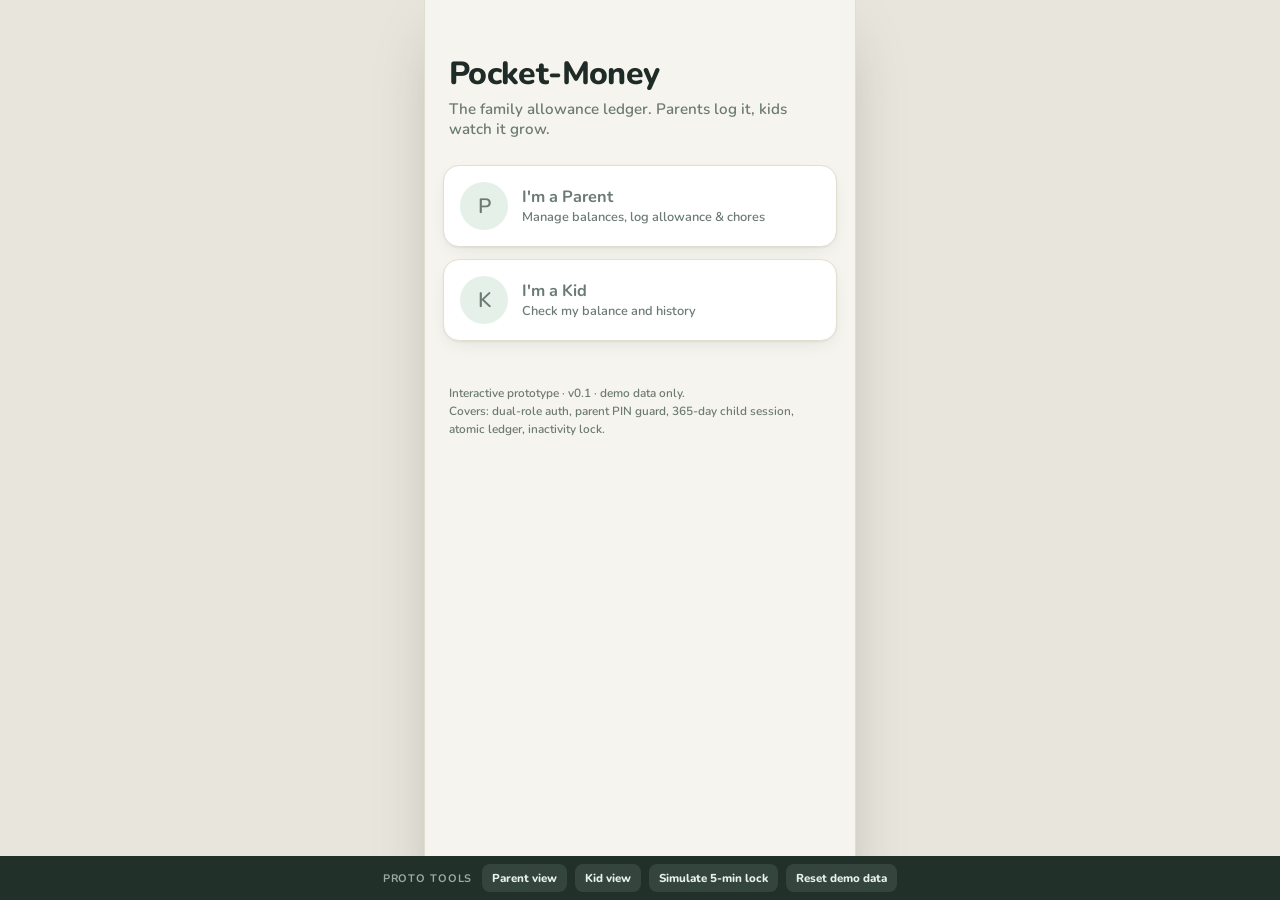
<file: docs/v01/interactive_prototype_v01.html>
<!DOCTYPE html>
<html lang="en">
<head>
<meta charset="UTF-8">
<meta name="viewport" content="width=device-width, initial-scale=1.0, viewport-fit=cover">
<title>Pocket-Money — Interactive Prototype (v0.1)</title>
<link rel="preconnect" href="https://fonts.googleapis.com">
<link href="https://fonts.googleapis.com/css2?family=Nunito:wght@400;600;700;800&display=swap" rel="stylesheet">
<style>
/* ============================================================
   Pocket-Money prototype — design tokens
   Surface map: Parent dashboard = Operate · Child home = Monitor
   Login/onboarding = Configure
   ============================================================ */
:root{
  --paper:#f6f4ee;
  --surface:#ffffff;
  --ink:#1f2b26;
  --muted:#6b7a72;
  --line:#e3ded2;
  --accent:#166b43;
  --accent-ink:#0f5132;
  --accent-soft:#e4f0e8;
  --credit:#147047;
  --debit:#c23d3d;
  --debit-soft:#fbeaea;
  --danger:#c23d3d;
  --kid-bg:#eef6f0;
  --r-card:14px;
  --r-btn:12px;
  --shadow:0 1px 2px rgba(31,43,38,.06),0 6px 20px -8px rgba(31,43,38,.14);
  font-size:16px;
}
*{box-sizing:border-box;margin:0;padding:0}
html,body{height:100%}
body{
  font-family:"Nunito",system-ui,-apple-system,"Segoe UI",sans-serif;
  background:#e8e5dc;color:var(--ink);
  -webkit-font-smoothing:antialiased;
}
.money, .mono{font-variant-numeric:tabular-nums}
.mono{font-family:ui-monospace,"Cascadia Mono",Consolas,monospace;letter-spacing:.04em}
button{font:inherit;cursor:pointer;border:none;background:none;color:inherit}
input,select{font:inherit;color:inherit}

/* ---------- App column (phone-first) ---------- */
.app{
  max-width:430px;margin:0 auto;min-height:100dvh;
  background:var(--paper);position:relative;
  display:flex;flex-direction:column;
}
@media (min-width:520px){
  .app{box-shadow:0 0 0 1px var(--line),0 24px 60px -20px rgba(31,43,38,.35)}
}
.screen{display:none;flex-direction:column;flex:1;padding-bottom:64px}
.screen.active{display:flex}

/* ---------- Top bar ---------- */
.topbar{
  display:flex;align-items:center;gap:10px;
  padding:14px 18px 10px;
  position:sticky;top:0;background:var(--paper);z-index:20;
}
.topbar h1{font-size:1.05rem;font-weight:800;flex:1}
.topbar .sub{font-size:.78rem;color:var(--muted);font-weight:600}
.iconbtn{
  width:40px;height:40px;border-radius:10px;display:grid;place-items:center;
  color:var(--accent-ink);background:var(--accent-soft);font-weight:800;
}
.iconbtn:active{transform:scale(.96)}
.lockchip{
  font-size:.72rem;font-weight:700;color:var(--muted);
  background:var(--surface);border:1px solid var(--line);
  padding:4px 8px;border-radius:99px;white-space:nowrap;
}

/* ---------- Buttons ---------- */
.btn{
  display:inline-flex;align-items:center;justify-content:center;gap:8px;
  min-height:48px;padding:10px 18px;border-radius:var(--r-btn);
  font-weight:800;font-size:.95rem;transition:transform .06s;
}
.btn:active{transform:scale(.98)}
.btn-primary{background:var(--accent);color:#fff}
.btn-soft{background:var(--accent-soft);color:var(--accent-ink)}
.btn-ghost{background:var(--surface);border:1.5px solid var(--line);color:var(--ink)}
.btn-danger{background:var(--debit-soft);color:var(--debit)}
.btn-block{width:100%}
.btn-sm{min-height:40px;padding:6px 12px;font-size:.85rem;border-radius:10px}

/* ---------- Cards & sections ---------- */
.section{padding:6px 18px}
.section-label{
  font-size:.72rem;font-weight:800;letter-spacing:.09em;text-transform:uppercase;
  color:var(--muted);margin:16px 0 8px;
}
.card{background:var(--surface);border:1px solid var(--line);border-radius:var(--r-card);box-shadow:var(--shadow)}
.pad{padding:16px}

/* Child card on parent dashboard */
.child-card{padding:14px 16px;margin-bottom:10px}
.child-row{display:flex;align-items:center;gap:12px}
.avatar{
  width:44px;height:44px;border-radius:50%;flex:none;
  background:var(--accent-soft);color:var(--accent-ink);
  display:grid;place-items:center;font-weight:800;font-size:1.05rem;
}
.child-meta{flex:1;min-width:0}
.child-name{font-weight:800;font-size:1rem;line-height:1.15}
.acct-chip{
  display:inline-block;margin-top:2px;font-size:.72rem;font-weight:700;
  color:var(--muted);background:var(--paper);border:1px solid var(--line);
  padding:2px 7px;border-radius:6px;
}
.child-balance{font-weight:800;font-size:1.12rem;text-align:right;white-space:nowrap}
.child-actions{display:flex;gap:8px;margin-top:12px}
.child-actions .btn{flex:1}

/* ---------- Forms ---------- */
.field{margin-bottom:14px}
.field label{display:block;font-size:.82rem;font-weight:800;margin-bottom:6px;color:var(--ink)}
.field input,.field select{
  width:100%;min-height:48px;padding:10px 12px;border-radius:10px;
  border:1.5px solid var(--line);background:var(--surface);outline:none;
}
.field input:focus,.field select:focus{border-color:var(--accent)}
.hint{font-size:.78rem;color:var(--muted);margin-top:5px;font-weight:600}
.err{font-size:.82rem;color:var(--debit);font-weight:700;margin-top:8px;display:none}
.err.show{display:block}

/* ---------- Segmented control ---------- */
.segmented{display:flex;background:var(--paper);border:1.5px solid var(--line);border-radius:12px;padding:4px;gap:4px}
.segmented button{
  flex:1;min-height:42px;border-radius:9px;font-weight:800;color:var(--muted);font-size:.92rem;
}
.segmented button.on-credit{background:var(--accent);color:#fff}
.segmented button.on-debit{background:var(--debit);color:#fff}

/* ---------- PIN pad ---------- */
.pindots{display:flex;gap:14px;justify-content:center;margin:18px 0}
.pindots span{
  width:16px;height:16px;border-radius:50%;border:2.5px solid var(--accent);
  transition:background .12s;
}
.pindots span.filled{background:var(--accent)}
.pindots.err span{border-color:var(--debit)}
.pindots.err span.filled{background:var(--debit)}
.keypad{display:grid;grid-template-columns:repeat(3,1fr);gap:10px;max-width:280px;margin:0 auto}
.keypad button{
  min-height:56px;border-radius:14px;background:var(--surface);
  border:1px solid var(--line);font-size:1.25rem;font-weight:800;
}
.keypad button:active{background:var(--accent-soft)}
.keypad .k-ghost{background:transparent;border-color:transparent;font-size:.85rem;color:var(--muted)}

/* ---------- Timeline (child home) ---------- */
.tl{list-style:none}
.tl-item{
  display:flex;gap:12px;align-items:flex-start;
  background:var(--surface);border:1px solid var(--line);border-radius:var(--r-card);
  padding:13px 14px;margin-bottom:9px;box-shadow:var(--shadow);
}
.tl-mark{
  width:34px;height:34px;border-radius:10px;flex:none;display:grid;place-items:center;
  font-weight:800;font-size:1.05rem;margin-top:2px;
}
.tl-mark.credit{background:var(--accent-soft);color:var(--credit)}
.tl-mark.debit{background:var(--debit-soft);color:var(--debit)}
.tl-body{flex:1;min-width:0}
.tl-reason{font-weight:800;font-size:.95rem;line-height:1.25}
.tl-date{font-size:.75rem;color:var(--muted);font-weight:600;margin-top:2px}
.tl-after{font-size:.75rem;color:var(--muted);font-weight:600;margin-top:3px}
.tl-amt{text-align:right;white-space:nowrap}
.tl-amt .amt{font-weight:800;font-size:1.02rem}
.tl-amt .amt.credit{color:var(--credit)}
.tl-amt .amt.debit{color:var(--debit)}

/* ---------- Modals ---------- */
.overlay{
  position:fixed;inset:0;background:rgba(31,43,38,.5);
  display:none;align-items:flex-end;justify-content:center;z-index:100;
}
.overlay.open{display:flex}
.modal{
  background:var(--surface);width:100%;max-width:430px;
  border-radius:20px 20px 0 0;padding:20px 18px calc(20px + env(safe-area-inset-bottom));
  max-height:88dvh;overflow-y:auto;animation:up .18s ease-out;
}
@keyframes up{from{transform:translateY(28px);opacity:.4}to{transform:none;opacity:1}}
@media (prefers-reduced-motion:reduce){.modal{animation:none}}
.modal h2{font-size:1.1rem;font-weight:800;margin-bottom:4px}
.modal .msub{font-size:.84rem;color:var(--muted);font-weight:600;margin-bottom:14px}
.modal-close{
  position:sticky;top:0;float:right;width:36px;height:36px;border-radius:10px;
  background:var(--paper);font-weight:800;color:var(--muted);
}

/* ---------- Toast ---------- */
#toasts{position:fixed;left:50%;transform:translateX(-50%);bottom:70px;z-index:200;display:flex;flex-direction:column;gap:8px;width:min(400px,92vw)}
.toast{
  background:var(--ink);color:#fff;padding:12px 16px;border-radius:12px;
  font-size:.86rem;font-weight:700;box-shadow:var(--shadow);animation:up .18s ease-out;
}
.toast small{display:block;font-weight:600;opacity:.75;margin-top:2px;font-size:.75rem}

/* ---------- Landing & auth ---------- */
.hero{padding:56px 24px 20px;text-align:left}
.hero .brand{font-size:2rem;font-weight:800;line-height:1.1;letter-spacing:-.02em}
.hero .tagline{color:var(--muted);font-weight:600;margin-top:8px;font-size:.95rem}
.role-btn{
  display:flex;align-items:center;gap:14px;width:100%;
  background:var(--surface);border:1.5px solid var(--line);border-radius:16px;
  padding:16px;margin-bottom:12px;box-shadow:var(--shadow);text-align:left;
}
.role-btn:active{transform:scale(.99)}
.role-btn .avatar{width:48px;height:48px;font-size:1.3rem}
.role-btn b{display:block;font-size:1.02rem}
.role-btn span{font-size:.8rem;color:var(--muted);font-weight:600}
.proto-note{margin:26px 24px 0;font-size:.74rem;color:var(--muted);font-weight:600;line-height:1.5}
.demo-creds{
  background:var(--accent-soft);border-radius:10px;padding:10px 12px;
  font-size:.78rem;font-weight:700;color:var(--accent-ink);margin-bottom:16px;line-height:1.5;
}

/* ---------- Child home ---------- */
#screen-child-home{background:var(--kid-bg)}
.balance-hero{
  margin:6px 18px 14px;background:var(--accent);color:#fff;
  border-radius:22px;padding:26px 22px;box-shadow:var(--shadow);
}
.balance-hero .lbl{font-size:.8rem;font-weight:700;opacity:.85;letter-spacing:.05em;text-transform:uppercase}
.balance-hero .amt{font-size:2.9rem;font-weight:800;letter-spacing:-.02em;margin-top:6px;font-variant-numeric:tabular-nums}
.balance-hero .who{margin-top:8px;font-size:.88rem;font-weight:700;opacity:.9}
.kid-actions{display:flex;gap:10px;margin:0 18px 6px}
.kid-actions .btn{flex:1}

/* ---------- Onboarding steps ---------- */
.steps{display:flex;gap:6px;padding:0 18px;margin-bottom:16px}
.steps span{flex:1;height:5px;border-radius:99px;background:var(--line)}
.steps span.done{background:var(--accent)}

/* ---------- Dev toolbar ---------- */
#devbar{
  position:fixed;left:0;right:0;bottom:0;z-index:90;
  background:#22302a;color:#cfe0d6;display:flex;align-items:center;gap:8px;
  padding:8px 12px calc(8px + env(safe-area-inset-bottom));
  font-size:.75rem;font-weight:700;flex-wrap:wrap;justify-content:center;
}
#devbar b{letter-spacing:.08em;font-size:.68rem;opacity:.7;margin-right:2px}
#devbar button{
  background:#33453c;color:#e7f2ec;border-radius:8px;padding:6px 10px;font-size:.72rem;font-weight:800;
}
#devbar button:active{background:#42574c}

.balance-preview{
  background:var(--paper);border-radius:10px;padding:10px 12px;margin:6px 0 14px;
  font-size:.88rem;font-weight:700;display:flex;justify-content:space-between;
}
.cred-view{background:var(--paper);border:1.5px dashed var(--line);border-radius:14px;padding:16px;margin:14px 0}
.cred-view .row{display:flex;justify-content:space-between;align-items:center;padding:7px 0}
.cred-view .row b{font-size:1.15rem}
</style>
</head>
<body>
<div class="app">

  <!-- ================= LANDING ================= -->
  <section class="screen" id="screen-landing">
    <div class="hero">
      <div class="brand">Pocket-Money</div>
      <div class="tagline">The family allowance ledger. Parents log it, kids watch it grow.</div>
    </div>
    <div class="section">
      <button class="role-btn" onclick="goParentEntry()">
        <span class="avatar">P</span>
        <span><b>I'm a Parent</b><span>Manage balances, log allowance &amp; chores</span></span>
      </button>
      <button class="role-btn" onclick="goChildEntry()">
        <span class="avatar">K</span>
        <span><b>I'm a Kid</b><span>Check my balance and history</span></span>
      </button>
    </div>
    <p class="proto-note">Interactive prototype · v0.1 · demo data only.<br>Covers: dual-role auth, parent PIN guard, 365-day child session, atomic ledger, inactivity lock.</p>
  </section>

  <!-- ================= PARENT LOGIN (Firebase mock) ================= -->
  <section class="screen" id="screen-parent-login">
    <div class="topbar"><button class="iconbtn" onclick="go('landing')">←</button><h1>Parent sign-in</h1></div>
    <div class="section">
      <div class="card pad">
        <div class="field"><label>Email</label><input id="pl-email" type="email" value="tohid@example.com" autocomplete="off"></div>
        <div class="field"><label>Password</label><input id="pl-pass" type="password" value="••••••••"></div>
        <button class="btn btn-primary btn-block" onclick="parentSignIn()">Sign in</button>
        <div style="text-align:center;margin:12px 0;font-size:.78rem;color:var(--muted);font-weight:700">or</div>
        <button class="btn btn-ghost btn-block" onclick="parentSignIn()">Continue with Google&nbsp;<span class="mono">SSO</span></button>
        <p class="hint">Authentication is delegated to <b>Firebase Auth</b> — the API only verifies Firebase ID tokens.</p>
      </div>
    </div>
  </section>

  <!-- ================= ONBOARDING ================= -->
  <section class="screen" id="screen-onboarding">
    <div class="topbar"><h1>Set up your household</h1></div>
    <div class="steps"><span id="ob-s1" class="done"></span><span id="ob-s2"></span></div>
    <div class="section" id="ob-step1">
      <div class="card pad">
        <div class="field"><label>Household name <span style="color:var(--muted);font-weight:600">(optional)</span></label>
          <input id="ob-name" placeholder="e.g. The Azizi Family" maxlength="60"></div>
        <div class="field"><label>Currency symbol</label>
          <input id="ob-currency" maxlength="3" value="$" class="mono" style="max-width:110px">
          <div class="hint">Up to 3 characters — $, €, £, ¥ …</div></div>
        <div class="field"><label>Decimal digits</label>
          <select id="ob-decimals"><option>0</option><option>1</option><option selected>2</option><option>3</option></select>
          <div class="hint">How many decimal places amounts show.</div></div>
        <button class="btn btn-primary btn-block" onclick="obNext()">Continue</button>
      </div>
    </div>
    <div class="section" id="ob-step2" style="display:none">
      <div class="card pad">
        <h2 style="font-size:1rem;font-weight:800">Choose your 4-digit Parent PIN</h2>
        <p class="hint" style="margin:6px 0 4px">Unlocks the Parent Dashboard on shared devices and after 5 minutes of inactivity.</p>
        <div id="ob-pinwrap"></div>
        <div class="err" id="ob-err"></div>
      </div>
    </div>
  </section>

  <!-- ================= PARENT HOME ================= -->
  <section class="screen" id="screen-parent-home">
    <div class="topbar">
      <div style="flex:1">
        <h1 id="ph-household">Household</h1>
        <div class="sub" id="ph-parents"></div>
      </div>
      <span class="lockchip" id="ph-lockchip" title="Inactivity auto-lock">Lock 5:00</span>
      <button class="iconbtn" onclick="openSettings()" title="Household settings">⚙</button>
      <button class="iconbtn" onclick="parentSignOut()" title="Sign out">⎋</button>
    </div>
    <div class="section">
      <button class="btn btn-primary btn-block" style="margin-bottom:4px" onclick="openTxModal()">＋ Log a transaction</button>
    </div>
    <div class="section">
      <div class="section-label">Kids <span id="ph-kidcount" style="text-transform:none;letter-spacing:0"></span></div>
      <div id="ph-children"></div>
      <button class="btn btn-ghost btn-block" onclick="openAddChild()" id="ph-addchild">＋ Add a child profile</button>
    </div>
    <div class="section">
      <div class="section-label">Household</div>
      <div class="card pad" style="display:flex;gap:10px;flex-wrap:wrap">
        <button class="btn btn-soft btn-sm" onclick="openInvite()">Invite 2nd parent</button>
        <button class="btn btn-soft btn-sm" onclick="openSettings()">Currency &amp; settings</button>
      </div>
    </div>
  </section>

  <!-- ================= CHILD LOGIN ================= -->
  <section class="screen" id="screen-child-login">
    <div class="topbar"><button class="iconbtn" onclick="go('landing')">←</button><h1>Kid sign-in</h1></div>
    <div class="section">
      <div class="demo-creds">Demo accounts — <span class="mono">MJ74K / 1234</span> (Mia) · <span class="mono">LEN2B / 5678</span> (Leo)</div>
      <div class="card pad">
        <div class="field"><label>Pocket-Money Account ID</label>
          <input id="cl-acct" class="mono" maxlength="5" style="text-transform:uppercase;font-size:1.25rem;letter-spacing:.35em;text-align:center;font-weight:800" autocomplete="off" placeholder="•••••">
          <div class="hint">5 characters, printed on your profile card.</div></div>
        <label style="display:block;font-size:.82rem;font-weight:800;margin-bottom:2px">4-digit PIN</label>
        <div id="cl-pinwrap"></div>
        <div class="err" id="cl-err"></div>
      </div>
    </div>
  </section>

  <!-- ================= CHILD HOME ================= -->
  <section class="screen" id="screen-child-home">
    <div class="topbar">
      <h1 id="ch-hello">Hi!</h1>
      <span class="lockchip" id="ch-acct"></span>
    </div>
    <div class="balance-hero">
      <div class="lbl">My balance</div>
      <div class="amt" id="ch-balance"></div>
      <div class="who" id="ch-household"></div>
    </div>
    <div class="section">
      <div class="section-label">My history — newest first</div>
      <ul class="tl" id="ch-timeline"></ul>
    </div>
    <div class="section kid-actions" style="padding:0 18px">
      <button class="btn btn-ghost" onclick="requestSwitchToParent()">Switch to Parent</button>
      <button class="btn btn-ghost" onclick="childLogout()">Log out</button>
    </div>
    <p class="hint" style="padding:10px 18px">Your session stays signed in on this device for 365 days — unless a parent resets your PIN.</p>
  </section>
</div>

<!-- ================= MODALS ================= -->
<div class="overlay" id="ov-parent-pin"><div class="modal">
  <button class="modal-close" onclick="closeModal('ov-parent-pin')">✕</button>
  <h2 id="pp-title">Parent PIN required</h2>
  <p class="msub" id="pp-sub"></p>
  <div id="pp-pinwrap"></div>
  <div class="err" id="pp-err"></div>
</div></div>

<div class="overlay" id="ov-tx"><div class="modal">
  <button class="modal-close" onclick="closeModal('ov-tx')">✕</button>
  <h2>Log a transaction</h2>
  <p class="msub">Append-only ledger — corrections are new transactions, never edits.</p>
  <div class="field"><label>Child</label><select id="tx-child"></select></div>
  <div class="field"><label>Type</label>
    <div class="segmented">
      <button id="tx-credit" onclick="setTxType('CREDIT')">＋ Credit (deposit)</button>
      <button id="tx-debit" onclick="setTxType('DEBIT')">− Debit (spend)</button>
    </div>
  </div>
  <div class="field"><label>Amount</label><input id="tx-amount" inputmode="decimal" placeholder="0.00" style="font-weight:800"></div>
  <div class="field"><label>Reason</label><input id="tx-reason" maxlength="255" placeholder="e.g. Mowed Lawn"></div>
  <div class="balance-preview"><span>Balance after</span><b class="money" id="tx-preview">—</b></div>
  <div class="err" id="tx-err"></div>
  <button class="btn btn-primary btn-block" onclick="submitTx()">Save transaction</button>
</div></div>

<div class="overlay" id="ov-addchild"><div class="modal">
  <button class="modal-close" onclick="closeModal('ov-addchild')">✕</button>
  <div id="ac-form">
    <h2>New child profile</h2>
    <p class="msub">We generate a 5-character Base-31 Account ID (no O, I, S, U, Q) and a first random PIN.</p>
    <div class="field"><label>Child's name</label><input id="ac-name" maxlength="100" placeholder="e.g. Mia"></div>
    <div class="err" id="ac-err"></div>
    <button class="btn btn-primary btn-block" onclick="createChild()">Create profile</button>
  </div>
  <div id="ac-creds" style="display:none">
    <h2>Profile created ✓</h2>
    <p class="msub">Write these down — this is the only time the PIN is shown in full.</p>
    <div class="cred-view">
      <div class="row"><span class="hint">Account ID (username)</span><b class="mono" id="ac-id"></b></div>
      <div class="row"><span class="hint">First PIN</span><b class="mono" id="ac-pin"></b></div>
    </div>
    <button class="btn btn-primary btn-block" onclick="closeModal('ov-addchild');renderParentHome()">Done</button>
  </div>
</div></div>

<div class="overlay" id="ov-pinreset"><div class="modal">
  <button class="modal-close" onclick="closeModal('ov-pinreset')">✕</button>
  <h2 id="pr-title">Reset PIN</h2>
  <p class="msub">Rotates the child's <b>security stamp</b> — every active 365-day session on their devices is invalidated immediately.</p>
  <div class="field"><label>New 4-digit PIN</label>
    <input id="pr-pin" inputmode="numeric" maxlength="4" class="mono" style="letter-spacing:.4em;font-weight:800;text-align:center;font-size:1.2rem"></div>
  <div class="err" id="pr-err"></div>
  <button class="btn btn-primary btn-block" onclick="submitPinReset()">Save new PIN</button>
</div></div>

<div class="overlay" id="ov-invite"><div class="modal">
  <button class="modal-close" onclick="closeModal('ov-invite')">✕</button>
  <div id="inv-form">
    <h2>Invite a second parent</h2>
    <p class="msub">Max 2 parents per household. Invitation is delivered by <b>SendGrid</b> and expires in 7 days.</p>
    <div class="field"><label>Parent's email</label><input id="inv-email" type="email" placeholder="name@example.com"></div>
    <div class="err" id="inv-err"></div>
    <button class="btn btn-primary btn-block" onclick="submitInvite()">Send invitation</button>
  </div>
  <div id="inv-done" style="display:none">
    <h2>Invitation sent ✓</h2>
    <p class="msub" id="inv-done-text"></p>
    <button class="btn btn-primary btn-block" onclick="closeModal('ov-invite')">Close</button>
  </div>
</div></div>

<div class="overlay" id="ov-settings"><div class="modal">
  <button class="modal-close" onclick="closeModal('ov-settings')">✕</button>
  <h2>Household settings</h2>
  <p class="msub">Changes are written to the append-only audit log.</p>
  <div class="field"><label>Household name</label><input id="st-name" maxlength="60"></div>
  <div class="field"><label>Currency symbol</label><input id="st-currency" maxlength="3" class="mono" style="max-width:110px"></div>
  <div class="field"><label>Decimal digits</label>
    <select id="st-decimals"><option>0</option><option>1</option><option>2</option><option>3</option></select></div>
  <button class="btn btn-primary btn-block" onclick="saveSettings()">Save</button>
  <div class="section-label" style="margin-top:20px">Danger zone</div>
  <button class="btn btn-danger btn-block btn-sm" onclick="deleteHousehold()">Delete household (irreversible)</button>
</div></div>

<div class="overlay" id="ov-confirm"><div class="modal">
  <h2 id="cf-title">Are you sure?</h2>
  <p class="msub" id="cf-sub"></p>
  <div style="display:flex;gap:10px">
    <button class="btn btn-ghost" style="flex:1" onclick="closeModal('ov-confirm')">Cancel</button>
    <button class="btn btn-danger" style="flex:1" id="cf-go">Yes, do it</button>
  </div>
</div></div>

<div id="toasts"></div>

<div id="devbar">
  <b>PROTO&nbsp;TOOLS</b>
  <button onclick="devParent()">Parent view</button>
  <button onclick="devChild()">Kid view</button>
  <button onclick="lockParent('inactivity')">Simulate 5-min lock</button>
  <button onclick="resetDemo()">Reset demo data</button>
</div>

<script>
"use strict";
/* ================= Constants & state ================= */
const ALPHABET = "0123456789ABCDEFGHJKLMNPRTVWXYZ"; // Base-31: no O I S U Q
const LS_STATE = "pm.proto.state.v1", LS_SESSION = "pm.proto.session.v1";
const INACTIVITY_MS = 5 * 60 * 1000; // FR-P: 5-minute parent lock
const MAX_CHILDREN = 9;

let state = null, session = null;
let parentLocked = false, lockAt = null;
let txType = "CREDIT", txPresetChild = null, pinResetChildId = null;
let pendingPinAction = null; // {reason, then}
let obPinStage = "first", obPinFirst = "";
let loginAttempts = 0;

function seed(){
  const now = Date.now(), H = 3600e3, D = 24*H;
  return {
    parentPin: "2580",
    parents: [{name:"Tohid", email:"tohid@example.com"}],
    household: {displayName:"The Azizi Family", currencySymbol:"$", decimalDigits:2},
    children: [
      {id:"c-mia", accountId:"MJ74K", displayName:"Mia", pin:"1234", balance:87.50},
      {id:"c-leo", accountId:"LEN2B", displayName:"Leo", pin:"5678", balance:12.00}
    ],
    transactions: [
      {id:"t1",childId:"c-mia",type:"CREDIT",amount:5,reason:"Chore: made her bed",after:87.50,at:now-3*H},
      {id:"t2",childId:"c-mia",type:"CREDIT",amount:10,reason:"Weekly allowance",after:82.50,at:now-1*D},
      {id:"t3",childId:"c-mia",type:"DEBIT",amount:2.50,reason:"Bought stickers",after:72.50,at:now-2*D},
      {id:"t4",childId:"c-mia",type:"CREDIT",amount:5,reason:"Mowed Lawn",after:75.00,at:now-4*D},
      {id:"t5",childId:"c-mia",type:"CREDIT",amount:70,reason:"Birthday gift from grandparents",after:70.00,at:now-9*D},
      {id:"t6",childId:"c-leo",type:"CREDIT",amount:2,reason:"Saved part of his allowance",after:12.00,at:now-6*H},
      {id:"t7",childId:"c-leo",type:"CREDIT",amount:10,reason:"Weekly allowance",after:10.00,at:now-1*D}
    ]
  };
}
function load(){
  try{ state = JSON.parse(localStorage.getItem(LS_STATE)) || seed(); }catch(e){ state = seed(); }
  try{ session = JSON.parse(localStorage.getItem(LS_SESSION)); }catch(e){ session = null; }
}
function save(){ localStorage.setItem(LS_STATE, JSON.stringify(state)); }
function saveSession(){ session ? localStorage.setItem(LS_SESSION, JSON.stringify(session)) : localStorage.removeItem(LS_SESSION); }

/* ================= Formatting ================= */
function fmt(n){
  const h = state.household || {currencySymbol:"$", decimalDigits:2};
  return h.currencySymbol + Number(n).toFixed(h.decimalDigits);
}
function fmtDate(ts){
  return new Intl.DateTimeFormat(undefined,{month:"short",day:"numeric",hour:"numeric",minute:"2-digit"}).format(new Date(ts));
}
function initials(name){ return name.trim().split(/\s+/).slice(0,2).map(w=>w[0].toUpperCase()).join(""); }

/* ================= Navigation ================= */
function go(name){
  document.querySelectorAll(".screen").forEach(s=>s.classList.remove("active"));
  document.getElementById("screen-"+name).classList.add("active");
  window.scrollTo(0,0);
  if(name==="parent-home"){ startInactivity(); } else { stopInactivity(); }
}
function goParentEntry(){
  if(session && session.role==="parent"){ renderParentHome(); go("parent-home"); return; }
  go("parent-login");
}
function goChildEntry(){
  // FR-C2: persistent 365-day token — reopen goes straight to dashboard
  if(session && session.role==="child" && state.children.some(c=>c.id===session.childId)){
    renderChildHome(); go("child-home"); return;
  }
  if(session && session.role==="child"){ session=null; saveSession(); }
  loginAttempts = 0;
  go("child-login");
}
function parentSignIn(){
  session = {role:"parent"}; saveSession();
  if(!state.household){ startOnboarding(); return; }
  renderParentHome(); go("parent-home");
  toast("Signed in","Firebase ID token verified by the API.");
}
function parentSignOut(){ session=null; parentLocked=false; saveSession(); go("landing"); }

/* ================= Onboarding ================= */
function startOnboarding(){
  obPinStage="first"; obPinFirst="";
  document.getElementById("ob-step1").style.display="";
  document.getElementById("ob-step2").style.display="none";
  document.getElementById("ob-s1").classList.add("done");
  document.getElementById("ob-s2").classList.remove("done");
  go("onboarding");
}
function obNext(){
  const cur = document.getElementById("ob-currency").value.trim() || "$";
  state.household = {
    displayName: document.getElementById("ob-name").value.trim(),
    currencySymbol: cur.slice(0,3),
    decimalDigits: parseInt(document.getElementById("ob-decimals").value,10)
  };
  save();
  document.getElementById("ob-step1").style.display="none";
  document.getElementById("ob-step2").style.display="";
  document.getElementById("ob-s2").classList.add("done");
  obPad.reset();
}
let obPad;
function setupOnboardingPin(){
  obPad = makePinPad(document.getElementById("ob-pinwrap"), {
    onDone: (pin)=>{
      const err = document.getElementById("ob-err");
      if(obPinStage==="first"){
        obPinFirst = pin; obPinStage = "confirm"; obPad.reset();
        err.classList.remove("show");
        toast("Now confirm your PIN","Enter the same 4 digits again.");
      }else{
        if(pin===obPinFirst){
          state.parentPin = pin; save();
          renderParentHome(); go("parent-home");
          toast("Household ready","Currency set and Parent PIN stored as a secure hash.");
        }else{
          err.textContent = "PINs don't match — try again.";
          err.classList.add("show"); obPad.shake(); obPinStage="first"; obPinFirst="";
          setTimeout(()=>obPad.reset(),350);
        }
      }
    }
  });
}

/* ================= Parent home ================= */
function renderParentHome(){
  const h = state.household || {displayName:"New household"};
  document.getElementById("ph-household").textContent = h.displayName || "Your household";
  document.getElementById("ph-parents").textContent =
    state.parents.map(p=>p.name).join(" + ") + " · " + state.parents.length + "/2 parents";
  document.getElementById("ph-kidcount").textContent = "(" + state.children.length + "/" + MAX_CHILDREN + ")";
  document.getElementById("ph-addchild").style.display =
    state.children.length >= MAX_CHILDREN ? "none" : "";

  const wrap = document.getElementById("ph-children");
  wrap.innerHTML = "";
  if(state.children.length===0){
    wrap.innerHTML = '<div class="card pad" style="color:var(--muted);font-weight:600;font-size:.9rem;margin-bottom:10px">No child profiles yet — add your first kid below.</div>';
    return;
  }
  state.children.forEach(c=>{
    const el = document.createElement("div");
    el.className = "card child-card";
    el.innerHTML =
      '<div class="child-row">'+
        '<span class="avatar">'+initials(c.displayName)+'</span>'+
        '<div class="child-meta"><div class="child-name"></div><span class="acct-chip mono"></span></div>'+
        '<div class="child-balance money"></div>'+
      '</div>'+
      '<div class="child-actions">'+
        '<button class="btn btn-primary btn-sm">＋ Transaction</button>'+
        '<button class="btn btn-ghost btn-sm">Reset PIN</button>'+
      '</div>';
    el.querySelector(".child-name").textContent = c.displayName;
    el.querySelector(".acct-chip").textContent = c.accountId;
    el.querySelector(".child-balance").textContent = fmt(c.balance);
    el.querySelectorAll("button")[0].onclick = ()=>openTxModal(c.id);
    el.querySelectorAll("button")[1].onclick = ()=>openPinReset(c.id);
    wrap.appendChild(el);
  });
}

/* ================= Transaction modal ================= */
function openTxModal(childId){
  txPresetChild = childId || null;
  const sel = document.getElementById("tx-child");
  sel.innerHTML = state.children.map(c=>'<option value="'+c.id+'"></option>').join("");
  state.children.forEach((c,i)=>{ sel.options[i].textContent = c.displayName + " — " + c.accountId; });
  if(txPresetChild) sel.value = txPresetChild;
  setTxType("CREDIT");
  document.getElementById("tx-amount").value = "";
  document.getElementById("tx-reason").value = "";
  document.getElementById("tx-err").classList.remove("show");
  updateTxPreview();
  openModal("ov-tx");
}
function setTxType(t){
  txType = t;
  document.getElementById("tx-credit").className = t==="CREDIT" ? "on-credit" : "";
  document.getElementById("tx-debit").className  = t==="DEBIT"  ? "on-debit"  : "";
  updateTxPreview();
}
function txSelectedChild(){
  return state.children.find(c=>c.id===document.getElementById("tx-child").value);
}
function updateTxPreview(){
  const c = txSelectedChild(); if(!c) return;
  const amt = parseFloat(document.getElementById("tx-amount").value);
  const out = document.getElementById("tx-preview");
  if(isNaN(amt) || amt<=0){ out.textContent = fmt(c.balance); return; }
  out.textContent = fmt(txType==="CREDIT" ? c.balance+amt : c.balance-amt);
}
document.addEventListener("input", e=>{ if(e.target.id==="tx-amount") updateTxPreview(); });

function submitTx(){
  const err = document.getElementById("tx-err");
  const c = txSelectedChild();
  const amt = Math.round(parseFloat(document.getElementById("tx-amount").value)*1000)/1000;
  const reason = document.getElementById("tx-reason").value.trim();
  const fail = (m)=>{ err.textContent=m; err.classList.add("show"); };
  err.classList.remove("show");
  if(!c) return fail("Select a child.");
  if(isNaN(amt) || amt<=0) return fail("Amount must be greater than zero.");
  if(!reason) return fail("Reason is required — it's part of the ledger story.");
  const newBalance = txType==="CREDIT" ? c.balance+amt : c.balance-amt;
  // FR-P5 step 2: negative balance → rollback
  if(newBalance < 0) return fail("Negative balance is not acceptable — transaction rolled back.");
  // Simulated atomic write: row lock → insert → balance update → commit
  c.balance = Math.round(newBalance*1000)/1000;
  state.transactions.unshift({
    id:"t"+Date.now(), childId:c.id, type:txType, amount:amt,
    reason:reason.slice(0,255), after:c.balance, at:Date.now()
  });
  save();
  closeModal("ov-tx");
  renderParentHome();
  toast("Transaction committed","BEGIN TX → row lock → insert + balance update → COMMIT. SignalR push sent to "+c.displayName+"'s devices.");
}

/* ================= Add child ================= */
function openAddChild(){
  document.getElementById("ac-form").style.display="";
  document.getElementById("ac-creds").style.display="none";
  document.getElementById("ac-name").value="";
  document.getElementById("ac-err").classList.remove("show");
  openModal("ov-addchild");
}
function genAccountId(){
  const taken = new Set(state.children.map(c=>c.accountId));
  let id;
  do{
    id = Array.from({length:5},()=>ALPHABET[Math.floor(Math.random()*ALPHABET.length)]).join("");
  }while(taken.has(id));
  return id;
}
function createChild(){
  const name = document.getElementById("ac-name").value.trim();
  const err = document.getElementById("ac-err");
  if(!name){ err.textContent="Please enter the child's name."; err.classList.add("show"); return; }
  const accountId = genAccountId();
  const pin = String(Math.floor(1000+Math.random()*9000));
  state.children.push({id:"c-"+Date.now(), accountId, displayName:name, pin, balance:0});
  save();
  document.getElementById("ac-id").textContent = accountId;
  document.getElementById("ac-pin").textContent = pin;
  document.getElementById("ac-form").style.display="none";
  document.getElementById("ac-creds").style.display="";
  toast("Child profile created","Account ID "+accountId+" · logged to audit trail.");
}

/* ================= PIN reset ================= */
function openPinReset(id){
  pinResetChildId = id;
  const c = state.children.find(x=>x.id===id);
  document.getElementById("pr-title").textContent = "Reset PIN — " + c.displayName;
  document.getElementById("pr-pin").value = "";
  document.getElementById("pr-err").classList.remove("show");
  openModal("ov-pinreset");
}
function submitPinReset(){
  const pin = document.getElementById("pr-pin").value;
  const err = document.getElementById("pr-err");
  if(!/^\d{4}$/.test(pin)){ err.textContent="PIN must be exactly 4 digits."; err.classList.add("show"); return; }
  const c = state.children.find(x=>x.id===pinResetChildId);
  c.pin = pin; save();
  closeModal("ov-pinreset");
  toast("PIN updated for "+c.displayName,"Security stamp rotated → all active 365-day tokens now rejected (401).");
}

/* ================= Invite & settings ================= */
function openInvite(){
  document.getElementById("inv-form").style.display="";
  document.getElementById("inv-done").style.display="none";
  document.getElementById("inv-email").value="";
  document.getElementById("inv-err").classList.remove("show");
  openModal("ov-invite");
}
function submitInvite(){
  const email = document.getElementById("inv-email").value.trim();
  const err = document.getElementById("inv-err");
  if(!/^[^@\s]+@[^@\s]+\.[^@\s]+$/.test(email)){ err.textContent="Enter a valid email address."; err.classList.add("show"); return; }
  document.getElementById("inv-form").style.display="none";
  document.getElementById("inv-done").style.display="";
  document.getElementById("inv-done-text").textContent =
    "An invitation link was sent to "+email+" via SendGrid. It expires in 7 days and links their Firebase account to this household.";
  toast("Invitation queued","SendGrid delivery · token hashed in household_invitations.");
}
function openSettings(){
  document.getElementById("st-name").value = state.household?.displayName || "";
  document.getElementById("st-currency").value = state.household?.currencySymbol || "$";
  document.getElementById("st-decimals").value = String(state.household?.decimalDigits ?? 2);
  openModal("ov-settings");
}
function saveSettings(){
  state.household.displayName = document.getElementById("st-name").value.trim();
  state.household.currencySymbol = document.getElementById("st-currency").value.trim().slice(0,3) || "$";
  state.household.decimalDigits = parseInt(document.getElementById("st-decimals").value,10);
  save(); closeModal("ov-settings"); renderParentHome();
  toast("Settings saved","Household update written to the audit log.");
}
function deleteHousehold(){
  askConfirm("Delete household?",
    "All children, transactions and settings are physically deleted. This cannot be undone. (Demo: this resets all prototype data.)",
    ()=>{ localStorage.removeItem(LS_STATE); localStorage.removeItem(LS_SESSION); location.reload(); });
}

/* ================= Child login ================= */
let clPad;
function setupChildLogin(){
  const acct = document.getElementById("cl-acct");
  acct.addEventListener("input", ()=>{ acct.value = acct.value.toUpperCase().replace(/[^A-Z0-9]/g,""); });
  clPad = makePinPad(document.getElementById("cl-pinwrap"), { onDone: tryChildLogin });
}
function tryChildLogin(pin){
  const err = document.getElementById("cl-err");
  const acct = document.getElementById("cl-acct").value.trim();
  err.classList.remove("show");
  if(acct.length<5){ err.textContent="Enter your 5-character Account ID first."; err.classList.add("show"); clPad.reset(); return; }
  const c = state.children.find(x=>x.accountId===acct);
  if(!c || c.pin!==pin){
    loginAttempts++;
    // Demo of progressive lockout (3 → 5 min, 6 → 15 min, 9 → permanent)
    let extra = "";
    if(loginAttempts===3) extra = " 3 strikes: account locked for 5 minutes (demo: keep trying).";
    if(loginAttempts>=6)  extra = " Lockout ladder escalating: 15 min, then permanent.";
    err.textContent = "Wrong Account ID or PIN (attempt "+loginAttempts+")."+extra;
    err.classList.add("show"); clPad.shake(); setTimeout(()=>clPad.reset(),350);
    toast("Failed login recorded","login_attempts append-only · IP counter checked (ban at 10).");
    return;
  }
  loginAttempts = 0;
  session = {role:"child", childId:c.id}; saveSession();
  renderChildHome(); go("child-home");
}

/* ================= Child home ================= */
function renderChildHome(){
  const c = state.children.find(x=>x.id===session.childId);
  if(!c){ session=null; saveSession(); go("landing"); return; }
  document.getElementById("ch-hello").textContent = "Hi, "+c.displayName+"!";
  document.getElementById("ch-acct").textContent = "Account "+c.accountId;
  document.getElementById("ch-balance").textContent = fmt(c.balance);
  document.getElementById("ch-household").textContent =
    (state.household?.displayName || "My household") + " · updated live";
  const list = document.getElementById("ch-timeline");
  list.innerHTML = "";
  const txs = state.transactions.filter(t=>t.childId===c.id).sort((a,b)=>b.at-a.at);
  if(txs.length===0){
    list.innerHTML = '<li class="tl-item"><div class="tl-body"><div class="tl-reason" style="color:var(--muted)">No transactions yet — ask a parent to log your first allowance!</div></div></li>';
    return;
  }
  txs.forEach(t=>{
    const credit = t.type==="CREDIT";
    const li = document.createElement("li");
    li.className = "tl-item";
    li.innerHTML =
      '<div class="tl-mark '+(credit?"credit":"debit")+'">'+(credit?"＋":"−")+'</div>'+
      '<div class="tl-body"><div class="tl-reason"></div>'+
        '<div class="tl-date">'+fmtDate(t.at)+'</div>'+
        '<div class="tl-after">Balance after: '+fmt(t.after)+'</div></div>'+
      '<div class="tl-amt"><div class="amt money '+(credit?"credit":"debit")+'">'+
        (credit?"+":"−")+fmt(t.amount)+'</div></div>';
    li.querySelector(".tl-reason").textContent = t.reason;
    list.appendChild(li);
  });
}
function childLogout(){
  askConfirm("Log out?","Next time you'll need your Account ID and PIN again. Your failed-attempt counter is kept.",
    ()=>{ session=null; saveSession(); go("landing"); });
}

/* ================= Shared-device guard & inactivity lock ================= */
function requestSwitchToParent(){
  openParentPin("Switching to Parent Dashboard", "Shared-device guard: enter the 4-digit Parent PIN to continue.", ()=>{
    if(session && session.role==="parent"){ renderParentHome(); go("parent-home"); }
    else { session={role:"parent"}; saveSession(); renderParentHome(); go("parent-home"); }
    toast("Parent PIN verified","Access granted to admin routes.");
  });
}
function lockParent(reason){
  parentLocked = true;
  openParentPin("Session locked", reason==="inactivity"
    ? "5 minutes of inactivity (tab switch, background, or screen lock all count)."
    : "The Parent Dashboard is locked.",
    ()=>{ parentLocked=false; startInactivity(); toast("Welcome back","Parent session unlocked."); });
}
let ppPad;
function openParentPin(title, sub, then){
  pendingPinAction = then;
  document.getElementById("pp-title").textContent = title;
  document.getElementById("pp-sub").textContent = sub;
  document.getElementById("pp-err").classList.remove("show");
  ppPad.reset();
  openModal("ov-parent-pin", true);
}
function setupParentPinPad(){
  ppPad = makePinPad(document.getElementById("pp-pinwrap"), { onDone:(pin)=>{
    const err = document.getElementById("pp-err");
    if(state.parentPin && pin===state.parentPin){
      closeModal("ov-parent-pin");
      const fn = pendingPinAction; pendingPinAction=null; if(fn) fn();
    }else{
      err.textContent="Wrong PIN — try again."; err.classList.add("show");
      ppPad.shake(); setTimeout(()=>ppPad.reset(),350);
    }
  }});
}

/* Inactivity timer (real 5-minute countdown while parent session is active) */
let inactivityTimer=null, chipTimer=null;
function startInactivity(){
  stopInactivity();
  lockAt = Date.now()+INACTIVITY_MS;
  inactivityTimer = setTimeout(()=>{ if(!parentLocked) lockParent("inactivity"); }, INACTIVITY_MS);
  chipTimer = setInterval(()=>{
    const el = document.getElementById("ph-lockchip");
    if(!el) return;
    const left = Math.max(0, lockAt-Date.now());
    el.textContent = "Lock " + Math.floor(left/60000) + ":" + String(Math.floor(left/1000)%60).padStart(2,"0");
  },1000);
}
function stopInactivity(){
  clearTimeout(inactivityTimer); clearInterval(chipTimer);
  inactivityTimer=null; chipTimer=null;
}
["pointerdown","keydown","wheel"].forEach(ev=>
  document.addEventListener(ev, ()=>{
    if(session && session.role==="parent" && !parentLocked &&
       document.getElementById("screen-parent-home").classList.contains("active")) startInactivity();
  },{passive:true}));

/* ================= PIN pad component ================= */
function makePinPad(container, {onDone, length=4}){
  container.innerHTML =
    '<div class="pindots">'+Array.from({length},()=>'<span></span>').join("")+'</div>'+
    '<div class="keypad">'+
      [1,2,3,4,5,6,7,8,9].map(n=>'<button data-k="'+n+'">'+n+'</button>').join("")+
      '<button class="k-ghost"></button><button data-k="0">0</button><button class="k-ghost" data-k="back">⌫</button>'+
    '</div>';
  const dots = container.querySelectorAll(".pindots span");
  const wrap = container.querySelector(".pindots");
  let value = "";
  function draw(){ dots.forEach((d,i)=>d.classList.toggle("filled", i<value.length)); }
  container.querySelector(".keypad").addEventListener("click", e=>{
    const k = e.target.dataset && e.target.dataset.k;
    if(k===undefined) return;
    if(k==="back"){ value=value.slice(0,-1); draw(); return; }
    if(value.length>=length) return;
    value += k; draw();
    if(value.length===length){ const v=value; setTimeout(()=>onDone(v),120); }
  });
  return {
    reset(){ value=""; wrap.classList.remove("err"); draw(); },
    shake(){ wrap.classList.add("err"); }
  };
}

/* ================= Modal / toast / confirm helpers ================= */
function openModal(id, dismissDisabled){
  document.getElementById(id).classList.add("open");
}
function closeModal(id){ document.getElementById(id).classList.remove("open"); }
document.querySelectorAll(".overlay").forEach(ov=>{
  ov.addEventListener("click", e=>{ if(e.target===ov && ov.id!=="ov-parent-pin") ov.classList.remove("open"); });
});
function toast(msg, sub){
  const t = document.createElement("div");
  t.className="toast"; t.textContent=msg;
  if(sub){ const s=document.createElement("small"); s.textContent=sub; t.appendChild(s); }
  document.getElementById("toasts").appendChild(t);
  setTimeout(()=>{ t.style.opacity="0"; t.style.transition="opacity .3s"; setTimeout(()=>t.remove(),320); }, 3600);
}
let confirmFn=null;
function askConfirm(title, sub, fn){
  document.getElementById("cf-title").textContent=title;
  document.getElementById("cf-sub").textContent=sub;
  confirmFn=fn; openModal("ov-confirm");
}
document.getElementById("cf-go").addEventListener("click", ()=>{
  closeModal("ov-confirm"); const f=confirmFn; confirmFn=null; if(f) f();
});

/* ================= Dev tools ================= */
function devParent(){
  if(!state.household){ toast("No household yet","Sign in as parent once to run onboarding, or use the seeded demo."); return; }
  session={role:"parent"}; saveSession(); renderParentHome(); go("parent-home");
}
function devChild(){
  const c=state.children[0]; if(!c) return;
  session={role:"child",childId:c.id}; saveSession(); renderChildHome(); go("child-home");
}
function resetDemo(){
  localStorage.removeItem(LS_STATE); localStorage.removeItem(LS_SESSION); location.reload();
}

/* ================= Boot ================= */
load();
setupOnboardingPin();
setupChildLogin();
setupParentPinPad();
if(session && session.role==="parent" && state.household){ renderParentHome(); go("parent-home"); }
else if(session && session.role==="child" && state.children.some(c=>c.id===session.childId)){ renderChildHome(); go("child-home"); }
else go("landing");
</script>
</body>
</html>
</file>
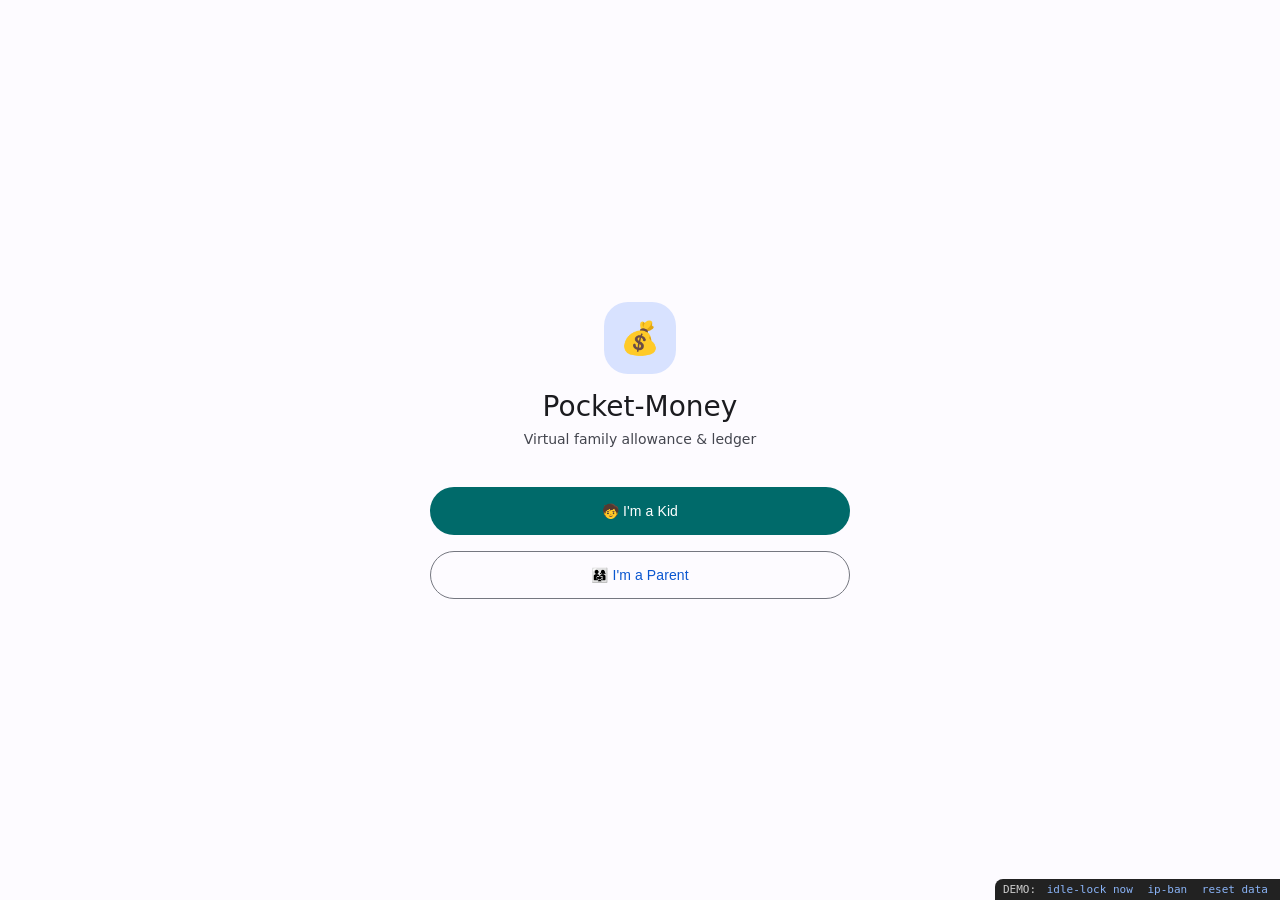
<file: docs/v01/ui_prototype_v02.html>
<!DOCTYPE html>
<html lang="en">
<head>
<meta charset="UTF-8">
<meta name="viewport" content="width=device-width, initial-scale=1.0">
<title>Pocket-Money — UI Prototype v0.2 (MD3)</title>
<style>
/* ==========================================================================
   MATERIAL DESIGN 3 TOKENS (maps to MudBlazor theme in final app)
   ========================================================================== */
:root {
  /* Color roles — parent accent (primary) */
  --md-primary: #0B57D0;
  --md-on-primary: #FFFFFF;
  --md-primary-container: #D8E2FF;
  --md-on-primary-container: #001B3F;
  /* Child accent (secondary) — one shared theme, different accent */
  --md-secondary: #006A6A;
  --md-on-secondary: #FFFFFF;
  --md-secondary-container: #9EF1F0;
  --md-on-secondary-container: #002020;
  /* Surfaces */
  --md-surface: #FDFBFF;
  --md-surface-dim: #DDD9E0;
  --md-surface-container-low: #F7F2FA;
  --md-surface-container: #F1ECF4;
  --md-surface-container-high: #EBE6EE;
  --md-on-surface: #1B1B1F;
  --md-on-surface-variant: #44464F;
  --md-outline: #757780;
  --md-outline-variant: #C5C6D0;
  /* Semantic */
  --md-error: #BA1A1A;
  --md-on-error: #FFFFFF;
  --md-error-container: #FFDAD6;
  --md-on-error-container: #410002;
  --md-success: #146C2E;
  --md-success-container: #D9F4D3;
  /* Elevation (shadows) */
  --elev-1: 0 1px 2px rgba(0,0,0,.30), 0 1px 3px 1px rgba(0,0,0,.15);
  --elev-2: 0 1px 2px rgba(0,0,0,.30), 0 2px 6px 2px rgba(0,0,0,.15);
  --elev-3: 0 4px 8px 3px rgba(0,0,0,.15), 0 1px 3px rgba(0,0,0,.30);
  /* 8dp grid */
  --sp-1: 4px; --sp-2: 8px; --sp-3: 12px; --sp-4: 16px;
  --sp-5: 24px; --sp-6: 32px; --sp-7: 48px;
  --radius-s: 8px; --radius-m: 12px; --radius-l: 16px; --radius-xl: 28px;
  --touch: 48px; /* min touch target */
  font-size: 16px;
}
* { margin: 0; padding: 0; box-sizing: border-box; }
body {
  font-family: Roboto, "Segoe UI", system-ui, sans-serif;
  background: var(--md-surface);
  color: var(--md-on-surface);
  min-height: 100vh;
}
h1 { font-size: 1.75rem; font-weight: 400; }
h2 { font-size: 1.375rem; font-weight: 400; }
h3 { font-size: 1.125rem; font-weight: 500; }
.muted { color: var(--md-on-surface-variant); font-size: .875rem; }
.small { font-size: .8125rem; }
.grow { flex: 1; }
.center { text-align: center; }

/* ==========================================================================
   COMPONENTS
   ========================================================================== */
/* Buttons — 48px min height touch targets */
.btn {
  display: inline-flex; align-items: center; justify-content: center; gap: var(--sp-2);
  min-height: var(--touch); padding: 0 var(--sp-5);
  border: none; border-radius: 100px; cursor: pointer;
  font: 500 .875rem/1 Roboto, sans-serif; letter-spacing: .1px;
  transition: box-shadow .15s, background .15s;
  text-decoration: none;
}
.btn-filled { background: var(--md-primary); color: var(--md-on-primary); }
.btn-filled:hover { box-shadow: var(--elev-1); }
.btn-filled.accent-child { background: var(--md-secondary); color: var(--md-on-secondary); }
.btn-tonal { background: var(--md-secondary-container); color: var(--md-on-secondary-container); }
.btn-tonal.primary-tonal { background: var(--md-primary-container); color: var(--md-on-primary-container); }
.btn-outlined { background: transparent; color: var(--md-primary); border: 1px solid var(--md-outline); }
.btn-text { background: transparent; color: var(--md-primary); padding: 0 var(--sp-3); }
.btn-danger { background: var(--md-error); color: var(--md-on-error); }
.btn-danger-tonal { background: var(--md-error-container); color: var(--md-on-error-container); }
.btn:disabled { opacity: .4; cursor: not-allowed; box-shadow: none; }
.btn-block { width: 100%; }
.icon-btn {
  display: inline-flex; align-items: center; justify-content: center;
  width: var(--touch); height: var(--touch); border-radius: 50%;
  border: none; background: transparent; cursor: pointer; color: var(--md-on-surface-variant);
  font-size: 1.25rem;
}
.icon-btn:hover { background: rgba(0,0,0,.06); }

/* Cards */
.card {
  background: var(--md-surface-container-low);
  border-radius: var(--radius-m); padding: var(--sp-4);
}
.card-elev { background: var(--md-surface-container); border-radius: var(--radius-l); box-shadow: var(--elev-1); }
.card.clickable { cursor: pointer; transition: box-shadow .15s; }
.card.clickable:hover { box-shadow: var(--elev-2); }

/* Chips & badges */
.chip {
  display: inline-flex; align-items: center; gap: var(--sp-1);
  padding: 6px var(--sp-3); border-radius: 8px; font-size: .8125rem; font-weight: 500;
  border: 1px solid var(--md-outline-variant); background: var(--md-surface);
  color: var(--md-on-surface-variant);
}
.badge-lock { background: #FFF4E5; color: #7A4E00; border: 1px solid #F2C48C; }
.badge-perm { background: var(--md-error-container); color: var(--md-on-error-container); border: 1px solid #E6A79F; }
.badge-owner { background: var(--md-primary-container); color: var(--md-on-primary-container); border: none; }
.badge-ok { background: var(--md-success-container); color: var(--md-success); border: none; }

/* Forms — filled text fields (MD3) */
.field { display: flex; flex-direction: column; gap: var(--sp-1); margin-bottom: var(--sp-4); }
.field label { font-size: .75rem; font-weight: 500; color: var(--md-on-surface-variant); }
.field input, .field select {
  min-height: var(--touch); padding: 0 var(--sp-4);
  border: none; border-bottom: 1px solid var(--md-outline);
  border-radius: var(--radius-s) var(--radius-s) 0 0;
  background: var(--md-surface-container-high);
  font: 400 1rem Roboto, sans-serif; color: var(--md-on-surface);
  outline: none;
}
.field input:focus { border-bottom: 2px solid var(--md-primary); }
.field .hint { font-size: .75rem; color: var(--md-on-surface-variant); }
.field .err { font-size: .75rem; color: var(--md-error); display: none; }
.field.invalid input { border-bottom: 2px solid var(--md-error); }
.field.invalid .err { display: block; }

/* PIN pad */
.pin-dots { display: flex; gap: var(--sp-3); justify-content: center; margin: var(--sp-5) 0; }
.pin-dots span {
  width: 16px; height: 16px; border-radius: 50%;
  border: 2px solid var(--md-outline); transition: background .1s;
}
.pin-dots span.on { background: var(--md-primary); border-color: var(--md-primary); }
.pin-pad { display: grid; grid-template-columns: repeat(3, 1fr); gap: var(--sp-2); max-width: 320px; margin: 0 auto; }
.pin-pad button {
  height: 64px; border: none; border-radius: 100px; font-size: 1.5rem;
  background: var(--md-surface-container); color: var(--md-on-surface); cursor: pointer;
}
.pin-pad button:active { background: var(--md-primary-container); }
.pin-pad button.util { font-size: 1rem; color: var(--md-on-surface-variant); background: transparent; }

/* App bar */
.appbar {
  display: flex; align-items: center; gap: var(--sp-2);
  padding: var(--sp-2) var(--sp-3); min-height: 64px;
  background: var(--md-surface); position: sticky; top: 0; z-index: 10;
}
.appbar .title { font-size: 1.375rem; font-weight: 400; }

/* Navigation — bottom nav < 768px, nav rail >= 768px */
.bottomnav {
  position: fixed; bottom: 0; left: 0; right: 0; z-index: 20;
  display: flex; background: var(--md-surface-container); height: 80px;
}
.bottomnav button {
  flex: 1; border: none; background: none; cursor: pointer;
  display: flex; flex-direction: column; align-items: center; justify-content: center; gap: 4px;
  font: 500 .75rem Roboto, sans-serif; color: var(--md-on-surface-variant);
}
.bottomnav button.active { color: var(--md-on-secondary-container); }
.bottomnav button .ico {
  width: 64px; height: 32px; border-radius: 16px; display: flex; align-items: center; justify-content: center;
  font-size: 1.25rem;
}
.bottomnav button.active .ico { background: var(--md-secondary-container); }
.navrail { display: none; }

/* FAB */
.fab {
  position: fixed; right: var(--sp-4); bottom: 96px; z-index: 25;
  width: 56px; height: 56px; border-radius: var(--radius-l); border: none;
  background: var(--md-primary-container); color: var(--md-on-primary-container);
  font-size: 1.5rem; cursor: pointer; box-shadow: var(--elev-2);
}
.fab.child { background: var(--md-secondary-container); color: var(--md-on-secondary-container); }

/* Dialogs */
.overlay {
  position: fixed; inset: 0; background: rgba(0,0,0,.4); z-index: 100;
  display: none; align-items: flex-end; justify-content: center;
}
@media (min-width: 768px) { .overlay { align-items: center; } }
.overlay.open { display: flex; }
.dialog {
  background: var(--md-surface-container-high); border-radius: var(--radius-xl) var(--radius-xl) 0 0;
  width: 100%; max-width: 560px; max-height: 90vh; overflow-y: auto;
  padding: var(--sp-5); position: relative;
}
@media (min-width: 768px) { .dialog { border-radius: var(--radius-xl); } }
.dialog h2 { margin-bottom: var(--sp-3); }
.dialog .actions { display: flex; gap: var(--sp-2); justify-content: flex-end; margin-top: var(--sp-4); flex-wrap: wrap; }
.dialog .modal-close { position: absolute; top: var(--sp-2); right: var(--sp-2); }

/* Alerts (ProblemDetails surfaces) */
.alert {
  border-radius: var(--radius-m); padding: var(--sp-3) var(--sp-4); margin: var(--sp-3) 0;
  display: none; font-size: .875rem;
}
.alert.open { display: block; }
.alert-error { background: var(--md-error-container); color: var(--md-on-error-container); }
.alert-warn { background: #FFF4E5; color: #7A4E00; }
.alert-info { background: var(--md-primary-container); color: var(--md-on-primary-container); }
.alert .pd-title { font-weight: 600; display: block; }
.alert .pd-code { font-family: monospace; font-size: .75rem; opacity: .75; display: block; margin-top: 2px; }

/* Timeline */
.tx-list { display: flex; flex-direction: column; gap: var(--sp-2); }
.tx-row {
  display: flex; align-items: center; gap: var(--sp-3);
  background: var(--md-surface-container-low); border-radius: var(--radius-m); padding: var(--sp-3) var(--sp-4);
}
.tx-ico {
  width: 40px; height: 40px; border-radius: 50%; flex-shrink: 0;
  display: flex; align-items: center; justify-content: center; font-size: 1.1rem;
}
.tx-ico.credit { background: var(--md-success-container); }
.tx-ico.debit { background: var(--md-error-container); }
.tx-amount.credit { color: var(--md-success); font-weight: 600; }
.tx-amount.debit { color: var(--md-error); font-weight: 600; }
.tx-after { font-size: .75rem; color: var(--md-on-surface-variant); }

/* Empty states */
.empty { text-align: center; padding: var(--sp-7) var(--sp-4); color: var(--md-on-surface-variant); }
.empty .big { font-size: 3rem; margin-bottom: var(--sp-3); }

/* Child cards grid */
.child-grid { display: grid; grid-template-columns: 1fr; gap: var(--sp-3); }
@media (min-width: 768px) { .child-grid { grid-template-columns: repeat(auto-fill, minmax(300px, 1fr)); } }

/* Screen layout */
.screen { display: none; min-height: 100vh; }
.screen.active { display: block; }
.page-body { padding: var(--sp-4); padding-bottom: 120px; max-width: 1100px; margin: 0 auto; }
.auth-page { display: flex; flex-direction: column; align-items: center; justify-content: center; min-height: 100vh; padding: var(--sp-5); }
.auth-card { width: 100%; max-width: 420px; }
.logo {
  width: 72px; height: 72px; border-radius: 24px; background: var(--md-primary-container);
  color: var(--md-on-primary-container); display: flex; align-items: center; justify-content: center;
  font-size: 2rem; margin: 0 auto var(--sp-4);
}

/* Parent dashboard balance */
.balance-hero {
  border-radius: var(--radius-xl); padding: var(--sp-5); margin-bottom: var(--sp-4);
  background: var(--md-primary-container); color: var(--md-on-primary-container);
}
.balance-hero.child-accent { background: var(--md-secondary-container); color: var(--md-on-secondary-container); }
.balance-hero .amount { font-size: 2.75rem; font-weight: 500; }

/* Demo toolbar */
.demo-bar {
  position: fixed; bottom: 0; right: 0; z-index: 200; background: #222; color: #ccc;
  font-size: .6875rem; padding: 4px 8px; border-radius: 8px 0 0 0; font-family: monospace;
}
.demo-bar button { background: none; border: none; color: #8ab4f8; cursor: pointer; font: inherit; padding: 0 4px; }

/* Countdown */
.countdown { font-variant-numeric: tabular-nums; font-weight: 600; }

/* Settings rows */
.settings-row { display: flex; align-items: center; gap: var(--sp-3); padding: var(--sp-3) 0; border-bottom: 1px solid var(--md-outline-variant); }
.settings-row:last-child { border-bottom: none; }
.settings-row .grow { min-width: 0; }

/* Avatar */
.avatar {
  width: 48px; height: 48px; border-radius: 50%; flex-shrink: 0;
  display: flex; align-items: center; justify-content: center;
  font-weight: 600; font-size: 1.1rem;
  background: var(--md-primary-container); color: var(--md-on-primary-container);
}
.avatar.child { background: var(--md-secondary-container); color: var(--md-on-secondary-container); }

/* ==========================================================================
   RESPONSIVE — single breakpoint 768px (UI Spec §2)
   ========================================================================== */
.layout { display: flex; }
.main-col { flex: 1; min-width: 0; }
@media (min-width: 768px) {
  .bottomnav { display: none; }
  .navrail {
    display: flex; flex-direction: column; gap: var(--sp-2); padding: var(--sp-4) var(--sp-3);
    width: 80px; flex-shrink: 0; position: sticky; top: 0; height: 100vh;
  }
  .navrail button {
    border: none; background: none; cursor: pointer; display: flex; flex-direction: column;
    align-items: center; gap: 4px; font: 500 .75rem Roboto, sans-serif; color: var(--md-on-surface-variant);
  }
  .navrail button .ico {
    width: 56px; height: 32px; border-radius: 16px; display: flex; align-items: center; justify-content: center;
    font-size: 1.25rem;
  }
  .navrail button.active .ico { background: var(--md-secondary-container); color: var(--md-on-secondary-container); }
  .page-body { padding-bottom: var(--sp-7); }
  .fab { bottom: var(--sp-5); }
}
</style>
</head>
<body>

<!-- ======================================================================
     LANDING
====================================================================== -->
<section class="screen active" id="scr-landing">
  <div class="auth-page">
    <div class="auth-card center">
      <div class="logo">💰</div>
      <h1>Pocket-Money</h1>
      <p class="muted" style="margin: 8px 0 40px">Virtual family allowance & ledger</p>
      <button class="btn btn-filled accent-child btn-block" style="margin-bottom: 16px" onclick="goChildEntry()">🧒 I'm a Kid</button>
      <button class="btn btn-outlined btn-block" onclick="show('scr-parent-login')">👨‍👩‍👧 I'm a Parent</button>
    </div>
  </div>
</section>

<!-- ======================================================================
     CHILDREN HISTORY (chooser) — UI Spec §3.1
====================================================================== -->
<section class="screen" id="scr-history">
  <div class="auth-page">
    <div class="auth-card">
      <h2 class="center" style="margin-bottom: 8px">Who's playing?</h2>
      <p class="muted center" style="margin-bottom: 32px">Pick your profile and enter your PIN</p>
      <div id="history-list" style="display:flex; flex-direction:column; gap: 12px; margin-bottom: 24px"></div>
      <button class="btn btn-outlined btn-block" style="margin-bottom: 12px" onclick="showChildLogin(null)">➕ Log in as a new kid</button>
      <button class="btn btn-text btn-block" onclick="confirmClearHistory()">Clear all profiles on this device</button>
      <hr style="border:none; border-top: 1px solid var(--md-outline-variant); margin: 24px 0">
      <button class="btn btn-filled btn-block" onclick="parentLoginFlow()">👨‍👩‍👧 I'm a Parent</button>
    </div>
  </div>
</section>

<!-- ======================================================================
     CHILD LOGIN — Account ID + PIN, or PIN-only via chooser
====================================================================== -->
<section class="screen" id="scr-child-login">
  <div class="auth-page">
    <div class="auth-card">
      <button class="icon-btn" style="margin-bottom: 8px" onclick="backFromChildLogin()">←</button>
      <h2 id="cl-title">Kid login</h2>
      <div id="cl-account-form">
        <div class="field" style="margin-top: 24px">
          <label for="cl-account-id">Pocket-Money Account ID (5 characters)</label>
          <input id="cl-account-id" maxlength="5" style="text-transform: uppercase; letter-spacing: 4px; font-weight: 500" placeholder="MJ74K">
        </div>
      </div>
      <div id="cl-pin-area"></div>
      <div class="alert alert-error" id="cl-alert"><span class="pd-title"></span><span class="pd-detail"></span><span class="pd-code"></span></div>
      <div class="alert alert-warn" id="cl-lock-alert">
        <span class="pd-title"></span>
        <span class="pd-detail"></span>
        <div style="margin-top:12px"><span class="countdown" id="cl-countdown"></span></div>
      </div>
    </div>
  </div>
</section>

<!-- ======================================================================
     PARENT LOGIN (Firebase mock)
====================================================================== -->
<section class="screen" id="scr-parent-login">
  <div class="auth-page">
    <div class="auth-card center">
      <div class="logo">💰</div>
      <h2>Parent sign-in</h2>
      <p class="muted" style="margin: 8px 0 32px">Authentication via Firebase</p>
      <button class="btn btn-outlined btn-block" style="margin-bottom: 12px" onclick="parentSignIn('tohid')">
        Continue as <b>&nbsp;Tohid A.&nbsp;</b> (household owner)
      </button>
      <button class="btn btn-outlined btn-block" style="margin-bottom: 12px" onclick="parentSignIn('moj')">
        Continue as <b>&nbsp;Moj&nbsp;</b> (second parent)
      </button>
      <button class="btn btn-text btn-block" onclick="parentSignIn('fresh')">Simulate: brand-new parent (auto-creates household)</button>
      <p class="muted small" style="margin-top: 24px">Mock Firebase buttons — the real app uses Firebase Auth here.</p>
    </div>
  </div>
</section>

<!-- ======================================================================
     ONBOARDING — settings (first parent, step 1)
====================================================================== -->
<section class="screen" id="scr-onboard-settings">
  <div class="auth-page">
    <div class="auth-card">
      <h2>Welcome! Set up your household</h2>
      <p class="muted" style="margin: 8px 0 24px">Step 1 of 2 — these are your household settings</p>
      <div class="field">
        <label for="ob-name">Household display name</label>
        <input id="ob-name" maxlength="50" placeholder="The Azizi Family">
      </div>
      <div class="field">
        <label for="ob-currency">Default currency for new children</label>
        <select id="ob-currency"></select>
        <span class="hint">New child profiles inherit this; each child's currency can be changed later.</span>
      </div>
      <button class="btn btn-filled btn-block" onclick="onboardSettingsDone()">Continue</button>
    </div>
  </div>
</section>

<!-- ======================================================================
     ONBOARDING — Parent Lock PIN (step 2 for first parent / only step for 2nd)
====================================================================== -->
<section class="screen" id="scr-onboard-pin">
  <div class="auth-page">
    <div class="auth-card center">
      <h2 id="obp-title">Create your Parent Lock PIN</h2>
      <p class="muted" id="obp-sub" style="margin: 8px 0 8px">Step 2 of 2 — unlocks your session after 5 minutes of inactivity</p>
      <div id="obp-pin-area"></div>
      <button class="btn btn-filled btn-block" id="obp-done" style="margin-top: 16px" disabled onclick="onboardPinDone()">Set PIN</button>
    </div>
  </div>
</section>

<!-- ======================================================================
     PARENT DASHBOARD
====================================================================== -->
<section class="screen" id="scr-parent-home">
  <div class="layout">
    <nav class="navrail">
      <button class="active" onclick="goParentTab('children')"><span class="ico">🧒</span>Kids</button>
      <button onclick="goParentTab('settings')"><span class="ico">⚙️</span>Settings</button>
      <button onclick="logout()"><span class="ico">🚪</span>Log out</button>
    </nav>
    <div class="main-col">
      <header class="appbar">
        <span class="title" id="ph-household-name">Household</span>
        <span class="grow"></span>
        <button class="icon-btn" title="Log out" onclick="logout()">🚪</button>
      </header>
      <div class="page-body">
        <!-- children tab -->
        <div id="ph-tab-children">
          <div style="display:flex; align-items:center; gap: 8px; margin-bottom: 16px; flex-wrap: wrap">
            <h3 class="grow">Children</h3>
            <span class="chip" id="ph-parent-chip"></span>
            <button class="btn btn-tonal primary-tonal" id="ph-invite-btn" onclick="openDialog('dlg-invite')">✉️ Invite another parent</button>
          </div>
          <div class="alert alert-info" id="ph-invite-pending" style="align-items:center">
            <div class="grow">
              <span class="pd-title">Invitation pending</span>
              <span class="pd-detail" id="ph-invite-pending-detail"></span>
            </div>
            <button class="btn btn-danger-tonal" onclick="cancelInvitation()">Cancel invitation</button>
          </div>
          <div id="ph-children"></div>
          <div class="alert alert-info" id="ph-second-parent-note" style="display:none">
            <span class="pd-title">Note for second parent</span>
            <span class="pd-detail">Household deletion is owner-only — you are not the household owner.</span>
          </div>
        </div>
        <!-- settings tab -->
        <div id="ph-tab-settings" style="display:none">
          <h3 style="margin-bottom: 16px">Household settings</h3>
          <div class="card-elev" style="padding: 16px; margin-bottom: 16px">
            <div class="settings-row">
              <div class="grow">
                <div class="small muted">Display name</div>
                <div id="ph-set-name">—</div>
              </div>
              <button class="btn btn-text" onclick="openDialog('dlg-settings')">Edit</button>
            </div>
            <div class="settings-row">
              <div class="grow">
                <div class="small muted">Default currency (new children)</div>
                <div id="ph-set-currency">—</div>
              </div>
            </div>
            <div class="settings-row">
              <div class="grow">
                <div class="small muted">Parents</div>
                <div id="ph-set-parents">—</div>
              </div>
            </div>
            <div class="settings-row">
              <div class="grow">
                <div class="small muted">Parent Lock PIN (idle-unlock, UI Spec §4)</div>
                <div>••••</div>
              </div>
              <button class="btn btn-text" onclick="openDialog('dlg-parent-pin')">Change</button>
            </div>
          </div>
          <h3 style="margin-bottom: 16px">Danger zone</h3>
          <div class="card-elev" style="padding: 16px">
            <div class="settings-row">
              <div class="grow">
                <div><b>Delete household</b></div>
                <div class="small muted">Permanently removes the household, all children and the ledger. Owner only.</div>
              </div>
              <button class="btn btn-danger-tonal" id="ph-delete-btn" onclick="openDialog('dlg-delete-household')">Delete</button>
            </div>
          </div>
        </div>
      </div>
    </div>
  </div>
  <nav class="bottomnav">
    <button class="active" onclick="goParentTab('children')"><span class="ico">🧒</span>Kids</button>
    <button onclick="goParentTab('settings')"><span class="ico">⚙️</span>Settings</button>
    <button onclick="logout()"><span class="ico">🚪</span>Log out</button>
  </nav>
  <button class="fab" title="Add child" onclick="openDialog('dlg-addchild')">＋</button>
</section>

<!-- ======================================================================
     CHILD DRILL-DOWN (parent view of one child)
====================================================================== -->
<section class="screen" id="scr-child-detail">
  <header class="appbar">
    <button class="icon-btn" onclick="show('scr-parent-home')">←</button>
    <span class="title" id="cd-name">Child</span>
    <span class="grow"></span>
    <span class="chip" id="cd-lock-chip"></span>
  </header>
  <div class="page-body">
    <div class="balance-hero" id="cd-hero">
      <div class="muted" style="opacity:.8">Current balance</div>
      <div class="amount" id="cd-balance">0</div>
      <div id="cd-currency-line" class="small"></div>
    </div>
    <div class="alert alert-warn" id="cd-lock-alert">
      <span class="pd-title" id="cd-lock-title"></span>
      <span class="pd-detail" id="cd-lock-detail"></span>
    </div>
    <div style="display:flex; gap:8px; flex-wrap: wrap; margin: 8px 0 24px">
      <button class="btn btn-outlined" onclick="openDialog('dlg-currency')">💱 Currency</button>
      <button class="btn btn-outlined" onclick="openDialog('dlg-child-pin')">🔢 PIN</button>
      <button class="btn btn-outlined" id="cd-lock-btn" onclick="toggleLock()">🔒 Lock</button>
    </div>
    <h3 style="margin-bottom: 12px">Timeline</h3>
    <div class="tx-list" id="cd-timeline"></div>
  </div>
  <button class="fab" title="Log transaction" onclick="openDialog('dlg-tx')">💵</button>
</section>

<!-- ======================================================================
     CHILD DASHBOARD (child's own view) — no switch-to-parent (FR-S1)
====================================================================== -->
<section class="screen" id="scr-child-home">
  <header class="appbar">
    <span class="title" id="ch-name">Hi!</span>
    <span class="grow"></span>
    <button class="btn btn-text" onclick="childLogout()">Log out</button>
  </header>
  <div class="page-body">
    <div class="balance-hero child-accent">
      <div class="muted" style="opacity:.8">My balance</div>
      <div class="amount" id="ch-balance">0</div>
      <div id="ch-currency-line" class="small"></div>
    </div>
    <h3 style="margin-bottom: 12px">My history</h3>
    <div class="tx-list" id="ch-timeline"></div>
  </div>
</section>

<!-- ======================================================================
     IP BANNED screen (UI Spec §6)
====================================================================== -->
<section class="screen" id="scr-ip-banned">
  <div class="auth-page">
    <div class="auth-card center">
      <div class="logo" style="background: var(--md-error-container); color: var(--md-on-error-container)">🚫</div>
      <h2>Access restricted</h2>
      <div class="alert alert-error open" style="text-align:left; margin-top: 24px">
        <span class="pd-title" id="ib-title">IP address banned</span>
        <span class="pd-detail" id="ib-detail"></span>
        <span class="pd-code">code: ip_banned · status: 403</span>
      </div>
      <p class="muted small">Too many failed child logins were detected from this network address. The ban applies app-wide; static pages remain reachable.</p>
      <button class="btn btn-outlined btn-block" style="margin-top: 24px" onclick="location.reload()">Back to home</button>
    </div>
  </div>
</section>

<!-- ======================================================================
     DIALOGS
====================================================================== -->
<!-- Log transaction (parent) -->
<div class="overlay" id="dlg-tx"><div class="dialog">
  <button class="icon-btn modal-close" onclick="closeDialog('dlg-tx')">✕</button>
  <h2>Log transaction</h2>
  <div style="display:flex; gap: 8px; margin-bottom: 16px">
    <button class="btn btn-filled accent-child grow" id="tx-credit-btn" onclick="setTxType('CREDIT')">＋ Credit</button>
    <button class="btn btn-outlined grow" id="tx-debit-btn" onclick="setTxType('DEBIT')">− Debit</button>
  </div>
  <div class="field">
    <label for="tx-amount">Amount</label>
    <input id="tx-amount" type="number" min="0" step="0.01" placeholder="5.00">
    <span class="hint" id="tx-scale-hint"></span>
  </div>
  <div class="field">
    <label for="tx-reason">Reason</label>
    <input id="tx-reason" maxlength="255" placeholder="Mowed lawn">
    <span class="hint">Emoji outside the family-friendly list are stripped (v1, UI Spec §8).</span>
    <span class="err" id="tx-reason-err">Reason is required (1–255 characters).</span>
  </div>
  <div class="alert alert-error" id="tx-alert"><span class="pd-title"></span><span class="pd-detail"></span><span class="pd-code"></span></div>
  <div class="actions">
    <button class="btn btn-text" onclick="closeDialog('dlg-tx')">Cancel</button>
    <button class="btn btn-filled" onclick="submitTx()">Save</button>
  </div>
</div></div>

<!-- Change currency (numerical carry-over warning) -->
<div class="overlay" id="dlg-currency"><div class="dialog">
  <button class="icon-btn modal-close" onclick="closeDialog('dlg-currency')">✕</button>
  <h2>Change currency</h2>
  <div class="field">
    <label for="cur-select">New currency</label>
    <select id="cur-select"></select>
  </div>
  <div class="alert alert-warn open">
    <span class="pd-title">Balance carries over numerically</span>
    <span class="pd-detail" id="cur-warn-detail"></span>
  </div>
  <p class="muted small">Past transactions keep the currency they were recorded in (immutable ledger, FR-P6).</p>
  <div class="actions">
    <button class="btn btn-text" onclick="closeDialog('dlg-currency')">Cancel</button>
    <button class="btn btn-filled" onclick="submitCurrency()">Change currency</button>
  </div>
</div></div>

<!-- Change child PIN -->
<div class="overlay" id="dlg-child-pin"><div class="dialog">
  <button class="icon-btn modal-close" onclick="closeDialog('dlg-child-pin')">✕</button>
  <h2>Set new PIN</h2>
  <p class="muted" style="margin-bottom: 16px">Rotates the child's security stamp — their current sessions are signed out.</p>
  <div class="alert alert-warn open" id="pin-lock-warn">
    <span class="pd-title">Account is locked</span>
    <span class="pd-detail">The PIN cannot be changed while the account is locked. Unlock it first — unlocking does not require changing the PIN.</span>
    <span class="pd-code">PUT …/pin → 423 account_locked</span>
  </div>
  <div id="pin-form-area">
    <div class="field">
      <label for="cp-new">New 4-digit PIN</label>
      <input id="cp-new" type="password" inputmode="numeric" maxlength="4" pattern="\d{4}">
    </div>
  </div>
  <div class="alert alert-error" id="cp-alert"><span class="pd-title"></span><span class="pd-detail"></span><span class="pd-code"></span></div>
  <div class="actions">
    <button class="btn btn-text" onclick="closeDialog('dlg-child-pin')">Cancel</button>
    <button class="btn btn-filled" onclick="submitChildPin()">Save PIN</button>
  </div>
</div></div>

<!-- Add child (returns initialPin once) -->
<div class="overlay" id="dlg-addchild"><div class="dialog">
  <button class="icon-btn modal-close" onclick="closeDialog('dlg-addchild')">✕</button>
  <h2>New child profile</h2>
  <div class="field">
    <label for="ac-name">Display name</label>
    <input id="ac-name" maxlength="100" placeholder="Mia">
  </div>
  <p class="muted small" style="margin-bottom: 16px">Inherits the household default currency. A Pocket-Money Account ID and an initial PIN are generated automatically.</p>
  <div class="actions">
    <button class="btn btn-text" onclick="closeDialog('dlg-addchild')">Cancel</button>
    <button class="btn btn-filled" onclick="submitAddChild()">Create</button>
  </div>
</div></div>

<!-- initialPin revealed once -->
<div class="overlay" id="dlg-pin-reveal"><div class="dialog center">
  <h2>🎉 Profile created</h2>
  <p class="muted" style="margin: 8px 0 16px">Save these credentials now — the initial PIN is <b>never shown again</b>.</p>
  <div class="card-elev" style="padding: 24px; margin-bottom: 16px">
    <div class="small muted">Pocket-Money Account ID</div>
    <div style="font-size: 2rem; letter-spacing: 6px; font-weight: 600" id="pr-account">—</div>
    <div class="small muted" style="margin-top: 16px">Initial PIN</div>
    <div style="font-size: 2rem; letter-spacing: 6px; font-weight: 600" id="pr-pin">—</div>
  </div>
  <div class="actions" style="justify-content:center">
    <button class="btn btn-filled" onclick="closeDialog('dlg-pin-reveal')">I've saved them</button>
  </div>
</div></div>

<!-- Invite parent -->
<div class="overlay" id="dlg-invite"><div class="dialog">
  <button class="icon-btn modal-close" onclick="closeDialog('dlg-invite')">✕</button>
  <h2>Invite another parent</h2>
  <div class="field">
    <label for="inv-email">Email</label>
    <input id="inv-email" type="email" placeholder="moj@example.com">
  </div>
  <p class="muted small">An invitation email is sent via SendGrid. It expires in 7 days and only one invitation can be pending at a time.</p>
  <div class="alert alert-error" id="inv-alert"><span class="pd-title"></span><span class="pd-detail"></span><span class="pd-code"></span></div>
  <div class="actions">
    <button class="btn btn-text" onclick="closeDialog('dlg-invite')">Cancel</button>
    <button class="btn btn-filled" onclick="submitInvite()">Send invitation</button>
  </div>
</div></div>

<!-- Household settings edit -->
<div class="overlay" id="dlg-settings"><div class="dialog">
  <button class="icon-btn modal-close" onclick="closeDialog('dlg-settings')">✕</button>
  <h2>Household settings</h2>
  <div class="field">
    <label for="hs-name">Display name</label>
    <input id="hs-name" maxlength="50">
  </div>
  <div class="field">
    <label for="hs-currency">Default currency (new children)</label>
    <select id="hs-currency"></select>
  </div>
  <div class="actions">
    <button class="btn btn-text" onclick="closeDialog('dlg-settings')">Cancel</button>
    <button class="btn btn-filled" onclick="submitSettings()">Save</button>
  </div>
</div></div>

<!-- Parent PIN change -->
<div class="overlay" id="dlg-parent-pin"><div class="dialog">
  <button class="icon-btn modal-close" onclick="closeDialog('dlg-parent-pin')">✕</button>
  <h2>Change Parent Lock PIN</h2>
  <div class="field">
    <label for="pp-current">Current PIN</label>
    <input id="pp-current" type="password" inputmode="numeric" maxlength="4">
    <span class="hint">Required because you already have a PIN (hasPin = true).</span>
  </div>
  <div class="field">
    <label for="pp-new">New PIN</label>
    <input id="pp-new" type="password" inputmode="numeric" maxlength="4">
  </div>
  <div class="actions">
    <button class="btn btn-text" onclick="closeDialog('dlg-parent-pin')">Cancel</button>
    <button class="btn btn-filled" onclick="closeDialog('dlg-parent-pin'); toast('PIN updated (mock)')">Save</button>
  </div>
</div></div>

<!-- Delete household (owner only) -->
<div class="overlay" id="dlg-delete-household"><div class="dialog">
  <button class="icon-btn modal-close" onclick="closeDialog('dlg-delete-household')">✕</button>
  <h2>Delete household?</h2>
  <p style="margin-bottom: 16px">This permanently deletes <b id="dh-name"></b>, all children and the entire ledger. This cannot be undone.</p>
  <div class="alert alert-error open">
    <span class="pd-title">Owner only</span>
    <span class="pd-detail">Only the household owner (earliest Parent.CreatedAt) can delete it — 403 owner_only otherwise.</span>
  </div>
  <div class="actions">
    <button class="btn btn-text" onclick="closeDialog('dlg-delete-household')">Cancel</button>
    <button class="btn btn-danger" onclick="toast('Household deleted (mock) — logged as HouseholdDeleted'); closeDialog('dlg-delete-household')">Delete forever</button>
  </div>
</div></div>

<!-- Parent idle-unlock modal (FR-P6) -->
<div class="overlay" id="dlg-idle-lock"><div class="dialog center">
  <div class="logo" style="background: var(--md-primary-container)">🔒</div>
  <h2>Session locked</h2>
  <p class="muted" style="margin: 8px 0 8px">5 minutes of inactivity — enter your Parent Lock PIN to continue.</p>
  <div id="idle-pin-area"></div>
  <div class="alert alert-error" id="idle-alert"><span class="pd-title"></span><span class="pd-detail"></span><span class="pd-code"></span></div>
</div></div>

<!-- Clear history confirm -->
<div class="overlay" id="dlg-clear-history"><div class="dialog">
  <h2>Clear all profiles?</h2>
  <p style="margin: 12px 0 16px">This only removes the profile list stored on <b>this device</b>. The accounts themselves are not affected.</p>
  <div class="actions">
    <button class="btn btn-text" onclick="closeDialog('dlg-clear-history')">Cancel</button>
    <button class="btn btn-danger-tonal" onclick="clearHistoryConfirmed()">Clear list</button>
  </div>
</div></div>

<!-- Demo toolbar -->
<div class="demo-bar">
  DEMO:
  <button onclick="demoIdleLock()">idle-lock now</button>
  <button onclick="demoIpBan()">ip-ban</button>
  <button onclick="demoReset()">reset data</button>
</div>

<script>
/* ==========================================================================
   MOCK DATA — mirrors API Spec v0.1 payload shapes
   ========================================================================== */
const CURRENCIES = [
  { key: 'USD', symbol: '$', country: 'US', title: 'US Dollar', decimalDigits: 2 },
  { key: 'EUR', symbol: '€', country: 'EU', title: 'Euro', decimalDigits: 2 },
  { key: 'GBP', symbol: '£', country: 'GB', title: 'British Pound', decimalDigits: 2 },
  { key: 'IRR', symbol: '﷼', country: 'IR', title: 'Iranian Rial', decimalDigits: 0 },
  { key: 'POINT', symbol: '⭐', country: '—', title: 'Points', decimalDigits: 0 },
];

function seedData() {
  const now = Date.now();
  return {
    household: {
      id: 'h1', displayName: 'The Azizi Family', defaultCurrencyKey: 'USD',
      parents: [
        { id: 'p-tohid', displayName: 'Tohid', isOwner: true, hasPin: true },
        { id: 'p-moj', displayName: 'Moj', isOwner: false, hasPin: true },
      ],
      pendingInvitation: null,
    },
    children: [
      { id: 'c1', accountId: 'MJ74K', displayName: 'Mia', currencyKey: 'USD', currentBalance: 87.5, locked: false, lockedUntil: null, pin: '1234', attempts: 0 },
      { id: 'c2', accountId: 'LX2B9', displayName: 'Leo', currencyKey: 'POINT', currentBalance: 240, locked: true, lockedUntil: now + 4 * 60 * 1000, pin: '1234', attempts: 3 }, // timed ladder lock (5-min tier, ~4 min left)
      { id: 'c3', accountId: 'KT8RN', displayName: 'Zoe', currencyKey: 'EUR', currentBalance: 12.25, locked: true, lockedUntil: 'MAX', pin: '1234', attempts: 9 }, // permanent (manual/ladder)
    ],
    transactions: [
      { id: 't1', childId: 'c1', type: 'CREDIT', currencyKey: 'USD', amount: 50.0, reason: 'Weekly allowance 🎉', remainingAfter: 87.5, createdAt: now - 86400000 * 1 },
      { id: 't2', childId: 'c1', type: 'DEBIT', currencyKey: 'USD', amount: 12.5, reason: 'Bought a book 📚', remainingAfter: 37.5, createdAt: now - 86400000 * 3 },
      { id: 't3', childId: 'c1', type: 'CREDIT', currencyKey: 'USD', amount: 25.0, reason: 'Mowed lawn', remainingAfter: 50.0, createdAt: now - 86400000 * 4 },
      { id: 't4', childId: 'c1', type: 'CREDIT', currencyKey: 'USD', amount: 25.0, reason: 'Birthday gift 🎁', remainingAfter: 25.0, createdAt: now - 86400000 * 9 },
      { id: 't5', childId: 'c2', type: 'CREDIT', currencyKey: 'POINT', amount: 100, reason: 'Homework done ✏️', remainingAfter: 240, createdAt: now - 86400000 * 2 },
      { id: 't6', childId: 'c3', type: 'CREDIT', currencyKey: 'EUR', amount: 12.25, reason: 'Chores 🧹', remainingAfter: 12.25, createdAt: now - 86400000 * 5 },
    ],
  };
}

let DB = null;
const LS_DATA = 'pm_demo_data';
const LS_HISTORY = 'pm_children_history';   // ChildrenHistory Storage (UI Spec §3.1)
const LS_SESSION = 'pm_session';            // single active session

function loadDB() {
  try { const raw = localStorage.getItem(LS_DATA); if (raw) return JSON.parse(raw); } catch (e) {}
  const fresh = seedData(); saveDB(fresh); return fresh;
}
function saveDB(db) { DB = db; localStorage.setItem(LS_DATA, JSON.stringify(db)); }
function getHistory() {
  try { return JSON.parse(localStorage.getItem(LS_HISTORY) || '{}'); } catch (e) { return {}; }
}
function saveHistory(h) { localStorage.setItem(LS_HISTORY, JSON.stringify(h)); }
function getSession() { try { return JSON.parse(localStorage.getItem(LS_SESSION) || 'null'); } catch (e) { return null; } }
function setSession(s) { s ? localStorage.setItem(LS_SESSION, JSON.stringify(s)) : localStorage.removeItem(LS_SESSION); }

const PARENT_PIN = '1234'; // demo Parent Lock PIN

/* ==========================================================================
   HELPERS
   ========================================================================== */
const $ = id => document.getElementById(id);
function show(scrId) {
  document.querySelectorAll('.screen').forEach(s => s.classList.remove('active'));
  $(scrId).classList.add('active');
  window.scrollTo(0, 0);
}
function openDialog(id) { $(id).classList.add('open'); }
function closeDialog(id) { $(id).classList.remove('open'); }
function cur(key) { return CURRENCIES.find(c => c.key === key) || CURRENCIES[0]; }
function fmt(amount, currencyKey) {
  const c = cur(currencyKey);
  return c.symbol + Number(amount).toFixed(c.decimalDigits);
}
function fmtDate(ts) {
  const d = new Date(ts);
  return d.toLocaleDateString(undefined, { month: 'short', day: 'numeric', year: 'numeric' }) +
    ' · ' + d.toLocaleTimeString(undefined, { hour: '2-digit', minute: '2-digit' });
}
function fillProblemDetails(alertEl, pd) {
  alertEl.querySelector('.pd-title').textContent = pd.title;
  const det = alertEl.querySelector('.pd-detail'); if (det) det.textContent = pd.detail || '';
  const code = alertEl.querySelector('.pd-code'); if (code) code.textContent = `code: ${pd.code} · status: ${pd.status}`;
  alertEl.classList.add('open');
}
function hideAlert(el) { el.classList.remove('open'); }
function toast(msg) {
  const t = document.createElement('div');
  t.textContent = msg;
  t.style.cssText = 'position:fixed;left:50%;bottom:110px;transform:translateX(-50%);background:#333;color:#fff;padding:12px 24px;border-radius:8px;z-index:300;font-size:.875rem;box-shadow:var(--elev-2)';
  document.body.appendChild(t); setTimeout(() => t.remove(), 2600);
}
function stripEmoji(s) {
  // Client-side pre-submit stripping of non-whitelisted emoji (UI Spec §8, server authoritative)
  const wl = '😀😄😁😆🙂😉😊😍🥰😘😜😎🤩🥳😅😂🤣☺👍👏🙌👋🤝💪🙏❤🧡💛💚💙💜🤍🎉🎊🎁🎈⭐✨🏆🥇🏅💰💵💶💷💸🪙🌈☀🌸🌻🌳🌙🐶🐱🐰🐼🦄🐢🦋🐝🍎🍌🍪🧁🎂🍕🍦🍿⚽🚲🎨🎮📚✏🧩⏰';
  return [...s].filter(ch => {
    const cp = ch.codePointAt(0);
    if (cp < 0x1F000) return true;                    // keep non-emoji plane chars
    return wl.includes(ch);
  }).join('');
}
function isLocked(c) {
  if (!c.locked) return false;
  if (c.lockedUntil === 'MAX') return true;
  if (Date.now() >= c.lockedUntil) return false;
  return true;
}

/* ==========================================================================
   ROUTING / ENTRY
   ========================================================================== */
function goChildEntry() {
  // Condition I.b: valid token → straight to dashboard. I.c: history exists → chooser.
  const s = getSession();
  if (s && s.type === 'child') { const c = DB.children.find(x => x.id === s.childId); if (c) return openChildHome(c); }
  const hist = getHistory();
  if (Object.keys(hist).length > 0) renderHistory();
  else showChildLogin(null); // no history → straight to full login form (empty storage: no chooser)
}
function backFromChildLogin() {
  Object.keys(getHistory()).length > 0 ? show('scr-history') : show('scr-landing');
}

/* ==========================================================================
   CHILDREN HISTORY PAGE
   ========================================================================== */
function renderHistory() {
  show('scr-history');
  const hist = getHistory();
  const list = $('history-list'); list.innerHTML = '';
  const entries = Object.entries(hist);
  if (entries.length === 0) { show('scr-landing'); return; } // redirect if empty (UI Spec §3.1)
  entries.forEach(([accountId, name]) => {
    const row = document.createElement('div');
    row.className = 'card clickable';
    row.style.cssText = 'display:flex;align-items:center;gap:12px';
    row.innerHTML = `
      <div class="avatar child">${name.slice(0, 1).toUpperCase()}</div>
      <div class="grow">
        <div style="font-weight:500">${name}</div>
        <div class="small muted">${accountId}</div>
      </div>
      <button class="icon-btn" title="Remove from this device" data-del="${accountId}">✕</button>`;
    row.querySelector('[data-del]').onclick = (e) => {
      e.stopPropagation();
      const h = getHistory(); delete h[accountId]; saveHistory(h); renderHistory();
      toast('Removed from this device (account unaffected)');
    };
    row.onclick = () => showChildLogin(accountId);
    list.appendChild(row);
  });
}
function confirmClearHistory() {
  if (Object.keys(getHistory()).length === 0) { toast('List is already empty'); return; }
  openDialog('dlg-clear-history');
}
function clearHistoryConfirmed() {
  saveHistory({}); closeDialog('dlg-clear-history');
  toast('Profile list cleared'); show('scr-landing');
}

/* ==========================================================================
   CHILD LOGIN — UI Spec §3.1 clarification: lock state is unknown until the
   API answers 423 to a login attempt. Lock badge + countdown render after.
   ========================================================================== */
let clAccount = null;      // resolved child when coming from chooser (PIN-only)
let clPinBuffer = '';
let clCountdownTimer = null;

function showChildLogin(accountId) {
  show('scr-child-login');
  hideAlert($('cl-alert')); hideAlert($('cl-lock-alert'));
  clearInterval(clCountdownTimer);
  clPinBuffer = '';
  if (accountId) {
    clAccount = DB.children.find(c => c.accountId === accountId);
    $('cl-title').textContent = `Hi ${clAccount.displayName}! Enter your PIN`;
    $('cl-account-form').style.display = 'none';
  } else {
    clAccount = null;
    $('cl-title').textContent = 'Kid login';
    $('cl-account-form').style.display = 'block';
  }
  renderPinArea();
}
function renderPinArea() {
  const area = $('cl-pin-area');
  area.innerHTML = `
    <div class="pin-dots">${[0,1,2,3].map(i => `<span class="${i < clPinBuffer.length ? 'on' : ''}"></span>`).join('')}</div>
    <div class="pin-pad">
      ${[1,2,3,4,5,6,7,8,9].map(n => `<button onclick="pinKey('${n}','cl')">${n}</button>`).join('')}
      <button class="util" onclick="clPinBuffer='';renderPinArea()">Clear</button>
      <button onclick="pinKey('0','cl')">0</button>
      <button class="util" onclick="clPinBuffer=clPinBuffer.slice(0,-1);renderPinArea()">⌫</button>
    </div>`;
}
function pinKey(k, scope) {
  if (scope === 'cl') {
    if (clPinBuffer.length >= 4) return;
    clPinBuffer += k; renderPinArea();
    if (clPinBuffer.length === 4) setTimeout(childLoginSubmit, 150);
  }
}
function childLoginSubmit() {
  const pin = clPinBuffer;
  let child = clAccount;
  if (!child) {
    const aid = $('cl-account-id').value.trim().toUpperCase();
    child = DB.children.find(c => c.accountId === aid);
    if (!child || aid.length !== 5) {
      fillProblemDetails($('cl-alert'), { title: 'Invalid credentials', detail: 'Check the Account ID and PIN.', code: 'invalid_credentials', status: 401 });
      clPinBuffer = ''; renderPinArea(); return;
    }
  }
  // Mock API: POST /auth/child/login — every attempt recorded; lockout ladder (SDS §3.3)
  if (isLocked(child)) {
    renderLockState(child); return;
  }
  if (child.pin !== pin) {
    child.attempts++;
    if (child.attempts === 3) child.locked = true, child.lockedUntil = Date.now() + 5 * 60000;
    else if (child.attempts === 6) child.locked = true, child.lockedUntil = Date.now() + 15 * 60000;
    else if (child.attempts >= 9) child.locked = true, child.lockedUntil = 'MAX';
    saveDB(DB);
    if (child.locked) { renderLockState(child); return; }
    fillProblemDetails($('cl-alert'), { title: 'Invalid credentials', detail: `Wrong PIN. ${3 - (child.attempts % 3)} attempt(s) left before lockout.`, code: 'invalid_credentials', status: 401 });
    clPinBuffer = ''; renderPinArea(); return;
  }
  // Success
  child.attempts = 0; saveDB(DB);
  const h = getHistory(); h[child.accountId] = child.displayName; saveHistory(h); // store on success
  setSession({ type: 'child', childId: child.id }); // clears parent session (single active session)
  openChildHome(child);
}
function renderLockState(child) {
  // API answered 423 → entry switches to lock badge + countdown; PIN form hidden
  $('cl-pin-area').innerHTML = '';
  hideAlert($('cl-alert'));
  const warn = $('cl-lock-alert');
  warn.querySelector('.pd-title').textContent = child.lockedUntil === 'MAX'
    ? 'Account permanently locked' : 'Account locked';
  warn.querySelector('.pd-detail').textContent = child.lockedUntil === 'MAX'
    ? 'A parent must unlock this account from the Parent Dashboard. (423 account_permanently_locked)'
    : 'Too many failed attempts. Try again when the countdown ends. (423 account_locked)';
  warn.classList.add('open');
  clearInterval(clCountdownTimer);
  if (child.lockedUntil !== 'MAX') {
    const cd = $('cl-countdown');
    const tick = () => {
      const ms = child.lockedUntil - Date.now();
      if (ms <= 0) {
        clearInterval(clCountdownTimer);
        child.locked = false; child.lockedUntil = null; saveDB(DB);
        warn.classList.remove('open');
        renderPinArea();
        toast('Lock expired — try again');
        return;
      }
      const m = Math.floor(ms / 60000), s = Math.floor((ms % 60000) / 1000);
      cd.textContent = `Unlocks in ${m}:${String(s).padStart(2, '0')}`;
    };
    tick(); clCountdownTimer = setInterval(tick, 1000);
  } else {
    $('cl-countdown').textContent = '';
  }
  clPinBuffer = '';
}

/* ==========================================================================
   CHILD DASHBOARD
   ========================================================================== */
let chChild = null;
function openChildHome(child) {
  chChild = child;
  show('scr-child-home');
  $('ch-name').textContent = `Hi ${child.displayName}!`;
  const c = cur(child.currencyKey);
  $('ch-balance').textContent = fmt(child.currentBalance, child.currencyKey);
  $('ch-currency-line').textContent = `${c.title} (${c.key}) · ${c.decimalDigits} decimal digits`;
  renderTimeline($('ch-timeline'), DB.transactions.filter(t => t.childId === child.id), child.currencyKey);
}
function childLogout() {
  setSession(null); // invalidates persistent token (FR-C2); history retained
  show('scr-landing');
}
function renderTimeline(el, txs, currencyKey) {
  el.innerHTML = '';
  if (txs.length === 0) {
    el.innerHTML = `<div class="empty"><div class="big">🍃</div><div>No transactions yet</div><div class="small muted" style="margin-top:4px">New entries appear here, newest first.</div></div>`;
    return;
  }
  [...txs].sort((a, b) => b.createdAt - a.createdAt).forEach(t => {
    const c = cur(t.currencyKey);
    const row = document.createElement('div');
    row.className = 'tx-row';
    row.innerHTML = `
      <div class="tx-ico ${t.type.toLowerCase()}">${t.type === 'CREDIT' ? '＋' : '−'}</div>
      <div class="grow" style="min-width:0">
        <div style="font-weight:500">${t.reason}</div>
        <div class="tx-after">${fmtDate(t.createdAt)} · Balance after: ${fmt(t.remainingAfter, t.currencyKey)}</div>
      </div>
      <div class="tx-amount ${t.type.toLowerCase()}">${t.type === 'CREDIT' ? '+' : '−'}${fmt(t.amount, t.currencyKey)}</div>`;
    el.appendChild(row);
  });
}

/* ==========================================================================
   PARENT LOGIN + ONBOARDING (mock Firebase)
   ========================================================================== */
let parentUser = null;
function parentLoginFlow() { show('scr-parent-login'); }
function parentSignIn(who) {
  setSession(null); // clears child session (single active session rule)
  if (who === 'fresh') {
    parentUser = { id: 'p-fresh', displayName: 'New Parent', isOwner: true, hasPin: false, fresh: true };
    fillCurrencySelect($('ob-currency'), DB.household.defaultCurrencyKey);
    $('ob-name').value = '';
    show('scr-onboard-settings');
    return;
  }
  parentUser = DB.household.parents.find(p => p.id === 'p-' + who);
  if (!parentUser.hasPin) { setupOnboardPin(false); show('scr-onboard-pin'); return; }
  enterParentHome();
}
function fillCurrencySelect(sel, selected) {
  sel.innerHTML = CURRENCIES.map(c => `<option value="${c.key}" ${c.key === selected ? 'selected' : ''}>${c.title} (${c.key})</option>`).join('');
}
function onboardSettingsDone() {
  const name = $('ob-name').value.trim();
  if (!name) { toast('Household name is required'); return; }
  DB.household.displayName = name;
  DB.household.defaultCurrencyKey = $('ob-currency').value;
  saveDB(DB);
  setupOnboardPin(true);
  show('scr-onboard-pin');
}
let obpIsFirstParent = true;
function setupOnboardPin(isFirst) {
  obpIsFirstParent = isFirst;
  $('obp-title').textContent = 'Create your Parent Lock PIN';
  $('obp-sub').textContent = isFirst
    ? 'Step 2 of 2 — unlocks your session after 5 minutes of inactivity'
    : 'One last step — unlocks your session after 5 minutes of inactivity';
  $('obp-done').disabled = true;
  obpPin = '';
  renderObpPin();
}
let obpPin = '';
function renderObpPin() {
  $('obp-pin-area').innerHTML = `
    <div class="pin-dots">${[0,1,2,3].map(i => `<span class="${i < obpPin.length ? 'on' : ''}"></span>`).join('')}</div>
    <div class="pin-pad">
      ${[1,2,3,4,5,6,7,8,9].map(n => `<button onclick="obpKey('${n}')">${n}</button>`).join('')}
      <button class="util" onclick="obpPin='';renderObpPin();$('obp-done').disabled=true">Clear</button>
      <button onclick="obpKey('0')">0</button>
      <button class="util" onclick="obpPin=obpPin.slice(0,-1);renderObpPin();$('obp-done').disabled=obpPin.length!==4">⌫</button>
    </div>`;
}
function obpKey(k) {
  if (obpPin.length >= 4) return;
  obpPin += k; renderObpPin();
  $('obp-done').disabled = obpPin.length !== 4;
}
function onboardPinDone() {
  if (parentUser.fresh) {
    DB.household.parents.push({ id: parentUser.id, displayName: parentUser.displayName, isOwner: true, hasPin: true });
  }
  parentUser.hasPin = true;
  saveDB(DB);
  toast('PIN created');
  enterParentHome();
}

/* ==========================================================================
   PARENT DASHBOARD
   ========================================================================== */
function enterParentHome() {
  show('scr-parent-home');
  setSession({ type: 'parent', parentId: parentUser.id });
  renderParentHome();
  startIdleTimer();
}
function renderParentHome() {
  const h = DB.household;
  $('ph-household-name').textContent = h.displayName;
  $('ph-parent-chip').innerHTML = `${parentUser.displayName} ${parentUser.isOwner ? '<span class="chip badge-owner" style="padding:2px 8px">owner</span>' : ''}`;
  // Invite button rule: parents.length >= maxParents OR pending invitation
  const invBtn = $('ph-invite-btn');
  const pending = $('ph-invite-pending');
  if (h.pendingInvitation) {
    invBtn.style.display = 'none';
    pending.classList.add('open');
    $('ph-invite-pending-detail').textContent =
      `Sent to ${h.pendingInvitation.email} — expires ${new Date(h.pendingInvitation.expiresAt).toLocaleDateString()}.`;
  } else if (h.parents.length >= 2) {
    invBtn.style.display = 'none';
    pending.classList.remove('open');
  } else {
    invBtn.style.display = '';
    pending.classList.remove('open');
  }
  // Second-parent note (owner-only deletion)
  $('ph-second-parent-note').style.display = parentUser.isOwner ? 'none' : 'block';
  const delBtn = $('ph-delete-btn');
  delBtn.disabled = !parentUser.isOwner;
  delBtn.title = parentUser.isOwner ? '' : 'Owner only (403 owner_only)';
  // Children
  const wrap = $('ph-children'); wrap.innerHTML = '';
  if (DB.children.length === 0) {
    wrap.innerHTML = `<div class="empty"><div class="big">🧒</div><div>No children yet</div><div class="small muted" style="margin-top:4px">Tap ＋ to create the first profile.</div></div>`;
  }
  const grid = document.createElement('div'); grid.className = 'child-grid';
  DB.children.forEach(c => {
    const card = document.createElement('div');
    card.className = 'card-elev clickable';
    card.style.padding = '16px';
    const lockBadge = c.locked
      ? (c.lockedUntil === 'MAX'
        ? '<span class="chip badge-perm">🔒 Locked</span>'
        : `<span class="chip badge-lock">🔒 <span class="countdown" data-until="${c.lockedUntil}"></span></span>`)
      : '<span class="chip badge-ok">Active</span>';
    card.innerHTML = `
      <div style="display:flex; align-items:center; gap:12px; margin-bottom: 12px">
        <div class="avatar child">${c.displayName.slice(0,1).toUpperCase()}</div>
        <div class="grow">
          <div style="font-weight:500">${c.displayName}</div>
          <div class="small muted">${c.accountId} · ${cur(c.currencyKey).title}</div>
        </div>
        ${lockBadge}
      </div>
      <div style="font-size:1.75rem; font-weight:500">${fmt(c.currentBalance, c.currencyKey)}</div>`;
    card.onclick = () => openChildDetail(c.id);
    grid.appendChild(card);
  });
  wrap.appendChild(grid);
  // Settings tab
  $('ph-set-name').textContent = h.displayName;
  $('ph-set-currency').textContent = `${cur(h.defaultCurrencyKey).title} (${h.defaultCurrencyKey})`;
  $('ph-set-parents').textContent = h.parents.map(p => p.displayName + (p.isOwner ? ' (owner)' : '')).join(', ');
  tickChildCountdowns();
}
function tickChildCountdowns() {
  document.querySelectorAll('#ph-children .countdown').forEach(el => {
    const until = Number(el.dataset.until);
    const ms = until - Date.now();
    if (ms <= 0) { el.textContent = 'expired'; return; }
    const m = Math.floor(ms / 60000), s = Math.floor((ms % 60000) / 1000);
    el.textContent = `${m}:${String(s).padStart(2, '0')}`;
  });
}
setInterval(() => {
  if ($('scr-parent-home').classList.contains('active')) tickChildCountdowns();
}, 1000);

function goParentTab(tab) {
  $('ph-tab-children').style.display = tab === 'children' ? '' : 'none';
  $('ph-tab-settings').style.display = tab === 'settings' ? '' : 'none';
  document.querySelectorAll('.navrail button, .bottomnav button').forEach(b => b.classList.remove('active'));
  document.querySelectorAll('.navrail button, .bottomnav button').forEach(b => {
    if ((tab === 'children' && b.textContent.includes('Kids')) || (tab === 'settings' && b.textContent.includes('Settings'))) b.classList.add('active');
  });
}
function logout() {
  setSession(null); stopIdleTimer();
  show('scr-landing');
}

/* --- Invite --- */
function submitInvite() {
  const email = $('inv-email').value.trim();
  if (!email.includes('@')) {
    fillProblemDetails($('inv-alert'), { title: 'Validation error', detail: 'Enter a valid email address.', code: 'validation_error', status: 400 });
    return;
  }
  DB.household.pendingInvitation = { id: 'inv1', email, expiresAt: Date.now() + 7 * 86400000 };
  saveDB(DB);
  hideAlert($('inv-alert')); closeDialog('dlg-invite');
  toast('Invitation sent (mock) — logged as ParentInvited');
  renderParentHome();
}
function cancelInvitation() {
  DB.household.pendingInvitation = null; saveDB(DB);
  toast('Invitation cancelled — logged as ParentInvitationCancelled');
  renderParentHome();
}

/* --- Add child --- */
function submitAddChild() {
  const name = $('ac-name').value.trim();
  if (!name) { toast('Display name is required'); return; }
  if (DB.children.length >= 9) {
    toast('409 children_max_reached (max 9)'); return;
  }
  const alphabet = '0123456789ABCDEFGHJKLMNPRTVWXYZ';
  let aid = ''; for (let i = 0; i < 5; i++) aid += alphabet[Math.floor(Math.random() * alphabet.length)];
  const pin = String(Math.floor(1000 + Math.random() * 9000));
  const c = { id: 'c' + Date.now(), accountId: aid, displayName: name, currencyKey: DB.household.defaultCurrencyKey, currentBalance: 0, locked: false, lockedUntil: null, pin, attempts: 0 };
  DB.children.push(c); saveDB(DB);
  closeDialog('dlg-addchild'); $('ac-name').value = '';
  $('pr-account').textContent = aid;
  $('pr-pin').textContent = pin;
  openDialog('dlg-pin-reveal'); // initialPin returned ONLY here (API Spec §5.1)
  renderParentHome();
}

/* ==========================================================================
   CHILD DRILL-DOWN
   ========================================================================== */
let cdChild = null;
function openChildDetail(id) {
  cdChild = DB.children.find(c => c.id === id);
  show('scr-child-detail');
  renderChildDetail();
}
function renderChildDetail() {
  const c = cdChild;
  $('cd-name').textContent = c.displayName;
  const curc = cur(c.currencyKey);
  $('cd-balance').textContent = fmt(c.currentBalance, c.currencyKey);
  $('cd-currency-line').textContent = `${curc.title} (${curc.key}) · account ${c.accountId}`;
  // Lock chip + alert + button
  const chip = $('cd-lock-chip'), alert = $('cd-lock-alert'), btn = $('cd-lock-btn');
  if (c.locked) {
    chip.innerHTML = c.lockedUntil === 'MAX'
      ? '<span class="chip badge-perm">🔒 Locked</span>'
      : '<span class="chip badge-lock">🔒 <span class="countdown" id="cd-countdown"></span></span>';
    alert.classList.add('open');
    $('cd-lock-title').textContent = c.lockedUntil === 'MAX' ? 'Permanently locked' : 'Locked';
    $('cd-lock-detail').textContent = c.lockedUntil === 'MAX'
      ? 'This child cannot log in and the PIN cannot be changed. Unlocking is the only recovery path.'
      : 'Timed lockout — expires automatically, or unlock it now.';
    btn.textContent = '🔓 Unlock';
    if (c.lockedUntil !== 'MAX') startCdCountdown();
  } else {
    chip.innerHTML = '<span class="chip badge-ok">Active</span>';
    alert.classList.remove('open');
    btn.textContent = '🔒 Lock';
  }
  renderTimeline($('cd-timeline'), DB.transactions.filter(t => t.childId === c.id), c.currencyKey);
  // currency dialog warning text
  fillCurrencySelect($('cur-select'), c.currencyKey);
  updateCurrencyWarning();
  // PIN dialog state
  $('pin-lock-warn').style.display = c.locked ? '' : 'none';
  $('pin-form-area').style.display = c.locked ? 'none' : '';
}
let cdTimer = null;
function startCdCountdown() {
  clearInterval(cdTimer);
  cdTimer = setInterval(() => {
    if (!cdChild || !cdChild.locked || cdChild.lockedUntil === 'MAX') { clearInterval(cdTimer); return; }
    const el = $('cd-countdown'); if (!el) return;
    const ms = cdChild.lockedUntil - Date.now();
    if (ms <= 0) { clearInterval(cdTimer); cdChild.locked = false; cdChild.lockedUntil = null; saveDB(DB); renderChildDetail(); return; }
    const m = Math.floor(ms / 60000), s = Math.floor((ms % 60000) / 1000);
    el.textContent = `${m}:${String(s).padStart(2, '0')}`;
  }, 1000);
}
function toggleLock() {
  const c = cdChild;
  c.locked = !c.locked;
  if (c.locked) { c.lockedUntil = 'MAX'; toast('Locked — logged as ChildAccountLocked'); }
  else { c.lockedUntil = null; c.attempts = 0; toast('Unlocked — counter reset, logged as ChildAccountUnlocked'); }
  saveDB(DB); renderChildDetail();
}
/* --- currency change --- */
function updateCurrencyWarning() {
  const c = cdChild; if (!c) return;
  const to = cur($('cur-select').value);
  const from = cur(c.currencyKey);
  $('cur-warn-detail').textContent =
    `${fmt(c.currentBalance, c.currencyKey)} becomes ${Number(c.currentBalance).toFixed(to.decimalDigits)} ${to.key} — same number, new denomination. No conversion is applied.`;
}
document.addEventListener('change', e => { if (e.target && e.target.id === 'cur-select') updateCurrencyWarning(); });
function submitCurrency() {
  const c = cdChild;
  c.currencyKey = $('cur-select').value; saveDB(DB);
  closeDialog('dlg-currency');
  toast('Currency changed — SignalR OnBalanceUpdated pushed (mock)');
  renderChildDetail();
}
/* --- child PIN --- */
function submitChildPin() {
  const c = cdChild;
  const np = $('cp-new').value;
  if (c.locked) {
    fillProblemDetails($('cp-alert'), { title: 'Account locked', detail: 'The PIN cannot be changed while the account is locked. Unlock it first — unlocking never requires a PIN change.', code: 'account_locked', status: 423 });
    return;
  }
  if (!/^\d{4}$/.test(np)) {
    fillProblemDetails($('cp-alert'), { title: 'Validation error', detail: 'PIN must be exactly 4 digits.', code: 'validation_error', status: 400 });
    return;
  }
  c.pin = np; saveDB(DB);
  hideAlert($('cp-alert')); $('cp-new').value = ''; closeDialog('dlg-child-pin');
  toast('PIN updated — sessions invalidated (SecurityStamp rotated)');
}
/* --- log transaction --- */
let txType = 'CREDIT';
function setTxType(t) {
  txType = t;
  $('tx-credit-btn').className = t === 'CREDIT' ? 'btn btn-filled accent-child grow' : 'btn btn-outlined grow';
  $('tx-debit-btn').className = t === 'DEBIT' ? 'btn btn-danger grow' : 'btn btn-outlined grow';
}
function submitTx() {
  const c = cdChild;
  hideAlert($('tx-alert'));
  const curc = cur(c.currencyKey);
  $('tx-scale-hint').textContent = `${curc.title} — max ${curc.decimalDigits} decimal digits.`;
  const reasonRaw = $('tx-reason').value.trim();
  const reason = stripEmoji(reasonRaw);
  if (!reason) { $('tx-reason').parentElement.classList.add('invalid'); return; }
  $('tx-reason').parentElement.classList.remove('invalid');
  const amount = parseFloat($('tx-amount').value);
  if (!(amount > 0)) {
    fillProblemDetails($('tx-alert'), { title: 'Validation error', detail: 'Amount must be greater than 0.', code: 'validation_error', status: 400 });
    return;
  }
  if (txType === 'DEBIT' && c.currentBalance - amount < 0) {
    fillProblemDetails($('tx-alert'), { title: 'Negative balance not acceptable', detail: `Debiting ${fmt(amount, c.currencyKey)} would bring the balance below zero (${fmt(c.currentBalance, c.currencyKey)} available).`, code: 'negative_balance_not_acceptable', status: 422 });
    return;
  }
  c.currentBalance = txType === 'CREDIT' ? c.currentBalance + amount : c.currentBalance - amount;
  DB.transactions.push({ id: 't' + Date.now(), childId: c.id, type: txType, currencyKey: c.currencyKey, amount, reason, remainingAfter: c.currentBalance, createdAt: Date.now() });
  saveDB(DB);
  closeDialog('dlg-tx'); $('tx-amount').value = ''; $('tx-reason').value = '';
  toast(`Saved — SignalR OnBalanceUpdated pushed (mock)`);
  renderChildDetail();
}

/* ==========================================================================
   PARENT IDLE LOCK (FR-P6 — 5 min; demo shortcut in toolbar)
   ========================================================================== */
let idleTimer = null;
const IDLE_MS = 5 * 60 * 1000;
function startIdleTimer() {
  stopIdleTimer();
  const reset = () => {
    clearTimeout(idleTimer);
    idleTimer = setTimeout(triggerIdleLock, IDLE_MS);
  };
  ['click', 'keydown', 'touchstart', 'visibilitychange'].forEach(ev => document.addEventListener(ev, reset, { passive: true }));
  reset();
  window.__idleReset = reset;
}
function stopIdleTimer() { clearTimeout(idleTimer); }
function triggerIdleLock() {
  if (!$('scr-parent-home').classList.contains('active')) return;
  openDialog('dlg-idle-lock');
  idlePin = '';
  renderIdlePin();
}
let idlePin = '';
function renderIdlePin() {
  $('idle-pin-area').innerHTML = `
    <div class="pin-dots">${[0,1,2,3].map(i => `<span class="${i < idlePin.length ? 'on' : ''}"></span>`).join('')}</div>
    <div class="pin-pad">
      ${[1,2,3,4,5,6,7,8,9].map(n => `<button onclick="idleKey('${n}')">${n}</button>`).join('')}
      <button class="util" onclick="idlePin='';renderIdlePin()">Clear</button>
      <button onclick="idleKey('0')">0</button>
      <button class="util" onclick="idlePin=idlePin.slice(0,-1);renderIdlePin()">⌫</button>
    </div>`;
}
function idleKey(k) {
  if (idlePin.length >= 4) return;
  idlePin += k; renderIdlePin();
  if (idlePin.length === 4) {
    setTimeout(() => {
      if (idlePin === PARENT_PIN) {
        hideAlert($('idle-alert')); closeDialog('dlg-idle-lock');
        window.__idleReset && window.__idleReset();
        toast('Session unlocked');
      } else {
        idlePin = '';
        fillProblemDetails($('idle-alert'), { title: 'Wrong PIN', detail: 'Enter your Parent Lock PIN.', code: 'invalid_credentials', status: 401 });
        renderIdlePin();
      }
    }, 150);
  }
}

/* ==========================================================================
   DEMO TOOLBAR
   ========================================================================== */
function demoIdleLock() { triggerIdleLock(); }
function demoIpBan() {
  $('ib-detail').textContent = 'This IP is banned for 24 hours (tier 1 of 3: 24 h → 1 week → 1 month). It expires ' +
    new Date(Date.now() + 86400000).toLocaleString() + '.';
  show('scr-ip-banned');
}
function demoReset() {
  localStorage.removeItem(LS_DATA); localStorage.removeItem(LS_HISTORY); localStorage.removeItem(LS_SESSION);
  location.reload();
}

/* ==========================================================================
   BOOT — Condition I.b auto-redirect on valid token
   ========================================================================== */
(function boot() {
  DB = loadDB();
  const s = getSession();
  if (s && s.type === 'child') {
    const c = DB.children.find(x => x.id === s.childId);
    if (c) { openChildHome(c); return; }
  }
  if (s && s.type === 'parent') {
    const p = DB.household.parents.find(x => x.id === s.parentId);
    if (p) { parentUser = p; enterParentHome(); return; }
  }
  show('scr-landing');
})();
</script>
</body>
</html>
</file>
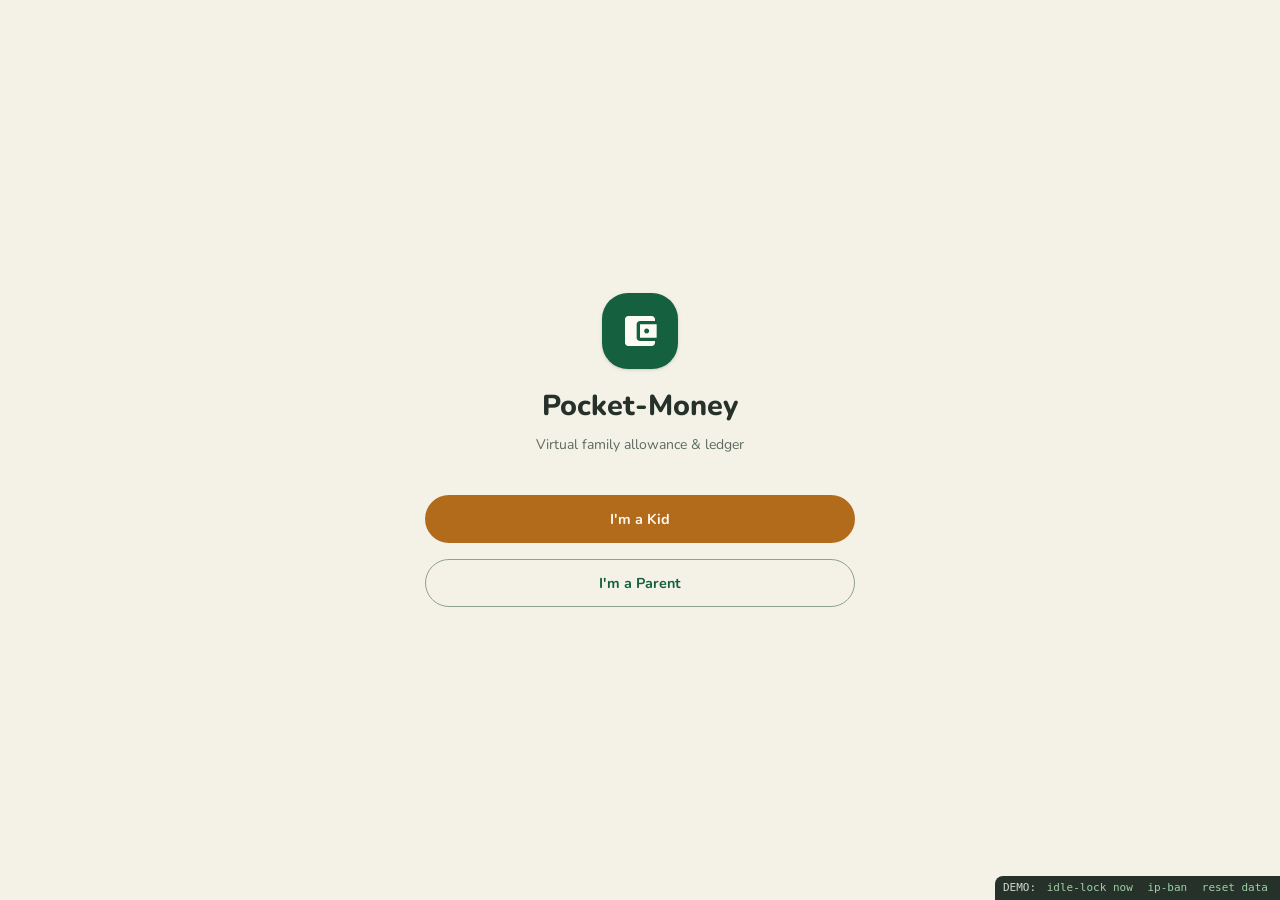
<file: docs/v01/ui_prototype_v03.html>
<!DOCTYPE html>
<html lang="en">
<head>
<meta charset="UTF-8">
<meta name="viewport" content="width=device-width, initial-scale=1.0">
<title>Pocket-Money — UI Prototype v0.3</title>
<link rel="preconnect" href="https://fonts.googleapis.com">
<link href="https://fonts.googleapis.com/css2?family=Nunito:wght@400;600;700;800&display=swap" rel="stylesheet">
<style>
/* ==========================================================================
   THEME — "Ledger Paper": Prototype-1 DNA mapped onto MD3 color roles.
   Every value below maps 1:1 to a MudBlazor custom-theme palette entry.
   ========================================================================== */
:root {
  /* Primary — deep ledger green */
  --primary: #14603F;
  --on-primary: #FDFBF3;
  --primary-container: #DFEDDD;
  --on-primary-container: #12341F;
  /* Secondary — warm amber (child accent) */
  --secondary: #B26A1B;
  --on-secondary: #FFF8EE;
  --secondary-container: #F7E6C8;
  --on-secondary-container: #4A3007;
  /* Tertiary — muted brick */
  --tertiary: #93493A;
  --tertiary-container: #F6DFD3;
  --on-tertiary-container: #3D1810;
  /* Surfaces — cream paper */
  --bg: #F4F1E7;
  --surface: #FBF9F2;
  --surface-low: #F8F5EC;
  --surface-high: #F1EDE0;
  --on-surface: #26312A;
  --on-surface-variant: #5C6B60;
  --outline: #8FA092;
  --outline-variant: #DCE3D4;
  /* Error / debit — muted red */
  --error: #C23D3D;
  --on-error: #FFF6F3;
  --error-container: #FBEAEA;
  --on-error-container: #5A1F1F;
  /* Success / credit */
  --success: #147047;
  --success-container: #E7F2EC;
  --on-success-container: #10502F;
  /* Warm lock badge */
  --lock-bg: #F7E6C8; --lock-ink: #7A5410; --lock-line: #E8CE9E;

  --elev-1: 0 1px 2px rgba(38,49,42,.12), 0 1px 4px rgba(38,49,42,.08);
  --elev-2: 0 2px 8px rgba(38,49,42,.16);
  --sp-1:4px; --sp-2:8px; --sp-3:12px; --sp-4:16px; --sp-5:24px; --sp-6:32px; --sp-7:48px;
  --r-s:10px; --r-m:14px; --r-l:18px; --r-xl:26px;
  --touch:48px;
}
* { margin:0; padding:0; box-sizing:border-box; }
html { background: var(--bg); }
body {
  font-family: "Nunito", "Segoe UI", system-ui, sans-serif;
  background: var(--bg); color: var(--on-surface);
  min-height: 100vh; line-height: 1.45;
}
h1 { font-size:1.8rem; font-weight:800; }
h2 { font-size:1.35rem; font-weight:800; }
h3 { font-size:1.05rem; font-weight:800; }
.muted { color: var(--on-surface-variant); font-size:.875rem; }
.small { font-size:.8125rem; }
.grow { flex:1; }
.center { text-align:center; }
.icon { width:24px; height:24px; fill: currentColor; flex-shrink:0; }
.icon.s18 { width:18px; height:18px; }

/* ==========================================================================
   COMPONENTS
   ========================================================================== */
.btn {
  display:inline-flex; align-items:center; justify-content:center; gap:var(--sp-2);
  min-height:var(--touch); padding:0 var(--sp-5);
  border:none; border-radius:100px; cursor:pointer;
  font:700 .9rem/1 "Nunito", sans-serif;
  transition: box-shadow .15s, transform .05s;
  text-decoration:none;
}
.btn:active { transform: translateY(1px); }
.btn-filled { background: var(--primary); color: var(--on-primary); }
.btn-filled:hover { box-shadow: var(--elev-1); }
.btn-filled.amber { background: var(--secondary); color: var(--on-secondary); }
.btn-tonal { background: var(--primary-container); color: var(--on-primary-container); }
.btn-tonal.amber { background: var(--secondary-container); color: var(--on-secondary-container); }
.btn-outlined { background: transparent; color: var(--primary); border:1.5px solid var(--outline); }
.btn-text { background: transparent; color: var(--primary); padding:0 var(--sp-3); }
.btn-danger { background: var(--error); color: var(--on-error); }
.btn-danger-tonal { background: var(--error-container); color: var(--on-error-container); }
.btn:disabled { opacity:.4; cursor:not-allowed; box-shadow:none; }
.btn-block { width:100%; }
.btn-big { min-height:56px; font-size:1rem; border-radius: var(--r-m); }

.icon-btn {
  display:inline-flex; align-items:center; justify-content:center;
  width:var(--touch); height:var(--touch); border-radius:50%;
  border:none; background:transparent; cursor:pointer; color: var(--on-surface-variant);
}
.icon-btn:hover { background: rgba(38,49,42,.07); }

.card { background: var(--surface); border:1px solid var(--outline-variant); border-radius: var(--r-m); padding: var(--sp-4); }
.card-elev { background: var(--surface); border:1px solid var(--outline-variant); border-radius: var(--r-l); box-shadow: var(--elev-1); }
.card.clickable { cursor:pointer; transition: box-shadow .15s; }
.card.clickable:hover { box-shadow: var(--elev-2); }

.chip {
  display:inline-flex; align-items:center; gap:4px;
  padding:5px 12px; border-radius:8px; font-size:.8rem; font-weight:800;
  border:none; background: var(--surface-high); color: var(--on-surface-variant);
}
.badge-lock { background: var(--lock-bg); color: var(--lock-ink); }
.badge-perm { background: var(--error-container); color: var(--on-error-container); }
.badge-ok { background: var(--success-container); color: var(--on-success-container); }
.badge-owner { background: var(--primary-container); color: var(--on-primary-container); }

.field { display:flex; flex-direction:column; gap:var(--sp-1); margin-bottom: var(--sp-4); }
.field label { font-size:.8rem; font-weight:800; color: var(--on-surface-variant); }
.field input, .field select {
  min-height:var(--touch); padding:0 var(--sp-4);
  border:1.5px solid var(--outline-variant); border-radius: var(--r-s);
  background: var(--surface); font:600 1rem "Nunito", sans-serif; color: var(--on-surface);
  outline:none; width:100%;
}
.field input:focus, .field select:focus { border-color: var(--primary); }
.field .hint { font-size:.75rem; color: var(--on-surface-variant); }
.field .err { font-size:.75rem; color: var(--error); display:none; }
.field.invalid input { border-color: var(--error); }
.field.invalid .err { display:block; }

/* Account ID — 5 separate boxes */
.aid-row { display:flex; gap:8px; }
.aid-row input {
  width:52px; height:56px; text-align:center; text-transform:uppercase;
  font:800 1.4rem "Nunito", sans-serif; letter-spacing:0;
  border:1.5px solid var(--outline-variant); border-radius: var(--r-s);
  background: var(--surface); color: var(--on-surface); outline:none;
}
.aid-row input:focus { border-color: var(--primary); background: var(--primary-container); }

.pin-dots { display:flex; gap:14px; justify-content:center; margin: var(--sp-5) 0; }
.pin-dots span { width:16px; height:16px; border-radius:50%; border:2px solid var(--outline); transition: background .1s; }
.pin-dots span.on { background: var(--primary); border-color: var(--primary); }
.pin-pad { display:grid; grid-template-columns:repeat(3,1fr); gap:var(--sp-2); max-width:320px; margin:0 auto; }
.pin-pad button {
  height:60px; border:none; border-radius:16px; font:800 1.4rem "Nunito", sans-serif;
  background: var(--surface); color: var(--on-surface); cursor:pointer;
  border:1px solid var(--outline-variant);
}
.pin-pad button:active { background: var(--primary-container); }
.pin-pad button.util { font-size:.9rem; color: var(--on-surface-variant); background:transparent; border:none; }

.appbar {
  display:flex; align-items:center; gap:var(--sp-2);
  padding:var(--sp-3) var(--sp-4); min-height:64px;
  background: var(--surface); border-bottom:1px solid var(--outline-variant);
  position:sticky; top:0; z-index:10;
}
.appbar .titles { line-height:1.2; min-width:0; }
.appbar .titles .t1 { font-size:1.15rem; font-weight:800; white-space:nowrap; overflow:hidden; text-overflow:ellipsis; }
.appbar .titles .t2 { font-size:.8rem; font-weight:700; color: var(--on-surface-variant); }
.idle-chip {
  display:none; align-items:center; gap:6px;
  background: var(--lock-bg); color: var(--lock-ink);
  font:800 .85rem "Nunito", sans-serif; padding:6px 12px; border-radius:100px;
}
.idle-chip.show { display:inline-flex; }

/* Navigation */
.bottomnav {
  position:fixed; bottom:0; left:0; right:0; z-index:20;
  display:flex; background: var(--surface); border-top:1px solid var(--outline-variant); height:76px;
}
.bottomnav button, .bottomnav .navback {
  flex:1; border:none; background:none; cursor:pointer;
  display:flex; flex-direction:column; align-items:center; justify-content:center; gap:3px;
  font:800 .72rem "Nunito", sans-serif; color: var(--on-surface-variant);
}
.bottomnav button.active { color: var(--on-primary-container); }
.bottomnav .ico, .navrail .ico {
  width:56px; height:30px; border-radius:15px;
  display:flex; align-items:center; justify-content:center;
}
.bottomnav button.active .ico { background: var(--primary-container); color: var(--on-primary-container); }
.navrail { display:none; }

/* Alerts — ProblemDetails surfaces */
.alert {
  border-radius: var(--r-m); padding: var(--sp-3) var(--sp-4); margin: var(--sp-3) 0;
  display:none; font-size:.875rem; border:1px solid transparent;
}
.alert.open { display:block; }
.alert-error { background: var(--error-container); color: var(--on-error-container); border-color:#EBC5C5; }
.alert-warn { background: var(--lock-bg); color: var(--lock-ink); border-color: var(--lock-line); }
.alert-info { background: var(--primary-container); color: var(--on-primary-container); }
.alert .pd-title { font-weight:800; display:block; }
.alert .pd-foot { font-size:.75rem; opacity:.75; display:block; margin-top:6px; font-weight:700; }

.tx-list { display:flex; flex-direction:column; gap:var(--sp-2); }
.tx-row {
  display:flex; align-items:flex-start; gap:var(--sp-3);
  background: var(--surface); border:1px solid var(--outline-variant);
  border-radius: var(--r-m); padding: var(--sp-3) var(--sp-4);
}
.tx-ico {
  width:38px; height:38px; border-radius:50%; flex-shrink:0;
  display:flex; align-items:center; justify-content:center;
}
.tx-ico.credit { background: var(--success-container); color: var(--success); }
.tx-ico.debit { background: var(--error-container); color: var(--error); }
.tx-meta { display:block; font-size:.75rem; color: var(--on-surface-variant); margin-top:2px; }
.tx-amount.credit { color: var(--success); font-weight:800; white-space:nowrap; }
.tx-amount.debit { color: var(--error); font-weight:800; white-space:nowrap; }

.empty { text-align:center; padding: var(--sp-6) var(--sp-4); color: var(--on-surface-variant); }
.empty .big { font-size:2.75rem; margin-bottom: var(--sp-2); }

.child-grid { display:grid; grid-template-columns:1fr; gap: var(--sp-3); }

.screen { display:none; min-height:100vh; }
.screen.active { display:block; }
.page-body { padding: var(--sp-4); padding-bottom:110px; width:100%; max-width:1024px; margin:0 auto; }
.auth-page { display:flex; flex-direction:column; align-items:center; justify-content:center; min-height:100vh; padding: var(--sp-5); }
.auth-card { width:100%; max-width:430px; }
.logo {
  width:76px; height:76px; border-radius:26px; background: var(--primary);
  color: var(--on-primary); display:flex; align-items:center; justify-content:center;
  margin:0 auto var(--sp-4); box-shadow: var(--elev-1);
}
.logo .icon { width:40px; height:40px; }

.balance-hero {
  border-radius: var(--r-xl); padding: var(--sp-5); margin-bottom: var(--sp-4);
  background: var(--primary-container); color: var(--on-primary-container);
}
.balance-hero.child-accent { background: var(--secondary-container); color: var(--on-secondary-container); }
.balance-hero .amount { font-size:2.6rem; font-weight:800; line-height:1.1; }
.balance-hero .sub { font-size:.85rem; font-weight:700; opacity:.75; }

.demo-bar {
  position:fixed; bottom:0; right:0; z-index:200; background:#26312A; color:#cfd8cf;
  font-size:.6875rem; padding:4px 8px; border-radius:8px 0 0 0; font-family:ui-monospace,monospace;
}
.demo-bar button { background:none; border:none; color:#9fd0a8; cursor:pointer; font:inherit; padding:0 4px; }

.countdown { font-variant-numeric: tabular-nums; font-weight:800; }

.settings-row { display:flex; align-items:center; gap:var(--sp-3); padding: var(--sp-3) 0; border-bottom:1px solid var(--outline-variant); }
.settings-row:last-child { border-bottom:none; }

.avatar {
  width:48px; height:48px; border-radius:50%; flex-shrink:0;
  display:flex; align-items:center; justify-content:center;
  font-weight:800; font-size:1.1rem;
  background: var(--primary-container); color: var(--on-primary-container);
}
.avatar.child { background: var(--secondary-container); color: var(--on-secondary-container); }

/* Dialogs */
.overlay {
  position:fixed; inset:0; background: rgba(38,49,42,.45); z-index:100;
  display:none; align-items:flex-end; justify-content:center;
}
@media (min-width:768px) { .overlay { align-items:center; } }
.overlay.open { display:flex; }
.dialog {
  background: var(--surface); border-radius: var(--r-xl) var(--r-xl) 0 0;
  width:100%; max-width:560px; max-height:90vh; overflow-y:auto;
  padding: var(--sp-5); position:relative;
}
@media (min-width:768px) { .dialog { border-radius: var(--r-xl); } }
.dialog h2 { margin-bottom: var(--sp-3); }
.dialog .actions { display:flex; gap:var(--sp-2); justify-content:flex-end; margin-top: var(--sp-4); flex-wrap:wrap; }
.dialog .modal-close { position:absolute; top:var(--sp-2); right:var(--sp-2); }

/* ==========================================================================
   RESPONSIVE — single breakpoint 768px
   ========================================================================== */
.layout { display:flex; }
.main-col { flex:1; min-width:0; display:flex; flex-direction:column; align-items:center; }
.main-col > * { width:100%; max-width:1024px; }
@media (min-width:768px) {
  .bottomnav { display:none; }
  .navrail {
    display:flex; flex-direction:column; gap:var(--sp-2); padding: var(--sp-4) var(--sp-3);
    width:88px; flex-shrink:0; position:sticky; top:0; height:100vh;
  }
  .navrail button {
    border:none; background:none; cursor:pointer; display:flex; flex-direction:column;
    align-items:center; gap:4px; font:800 .72rem "Nunito", sans-serif; color: var(--on-surface-variant);
  }
  .navrail button.active { color: var(--on-primary-container); }
  .navrail button.active .ico { background: var(--primary-container); color: var(--on-primary-container); }
  .child-grid { grid-template-columns: repeat(auto-fill, minmax(300px, 1fr)); }
  .page-body { padding-bottom: var(--sp-7); }
}
</style>
</head>
<body>

<!-- Material icon sprite (parent surfaces use icons; playful emoji kept for child surfaces) -->
<svg style="display:none" xmlns="http://www.w3.org/2000/svg">
  <symbol id="i-wallet" viewBox="0 0 24 24"><path d="M21 18v1c0 1.1-.9 2-2 2H5c-1.11 0-2-.9-2-2V5c0-1.1.89-2 2-2h14c1.1 0 2 .9 2 2v1h-9c-1.11 0-2 .9-2 2v8c0 1.1.89 2 2 2h9zm-9-2h10V8H12v8zm4-2.5c-.83 0-1.5-.67-1.5-1.5s.67-1.5 1.5-1.5 1.5.67 1.5 1.5-.67 1.5-1.5 1.5z"/></symbol>
  <symbol id="i-child" viewBox="0 0 24 24"><path d="M12 2C6.48 2 2 6.48 2 12s4.48 10 10 10 10-4.48 10-10S17.52 2 12 2zm0 3c1.66 0 3 1.34 3 3s-1.34 3-3 3-3-1.34-3-3 1.34-3 3-3zm0 14.2c-2.5 0-4.71-1.28-6-3.22.03-1.99 4-3.08 6-3.08 1.99 0 5.97 1.09 6 3.08-1.29 1.94-3.5 3.22-6 3.22z"/></symbol>
  <symbol id="i-parents" viewBox="0 0 24 24"><path d="M16 11c1.66 0 2.99-1.34 2.99-3S17.66 5 16 5c-1.66 0-3 1.34-3 3s1.34 3 3 3zm-8 0c1.66 0 2.99-1.34 2.99-3S9.66 5 8 5C6.34 5 5 6.34 5 8s1.34 3 3 3zm0 2c-2.33 0-7 1.17-7 3.5V19h14v-2.5c0-2.33-4.67-3.5-7-3.5zm8 0c-.29 0-.62.02-.97.05 1.16.84 1.97 1.97 1.97 3.45V19h6v-2.5c0-2.33-4.67-3.5-7-3.5z"/></symbol>
  <symbol id="i-settings" viewBox="0 0 24 24"><path d="M19.14 12.94c.04-.3.06-.61.06-.94 0-.32-.02-.64-.07-.94l2.03-1.58c.18-.14.23-.41.12-.61l-1.92-3.32c-.12-.22-.37-.29-.59-.22l-2.39.96c-.5-.38-1.03-.7-1.62-.94l-.36-2.54c-.04-.24-.24-.41-.48-.41h-3.84c-.24 0-.43.17-.47.41l-.36 2.54c-.59.24-1.13.57-1.62.94l-2.39-.96c-.22-.08-.47 0-.59.22L2.74 8.87c-.12.21-.08.47.12.61l2.03 1.58c-.05.3-.09.63-.09.94s.02.64.07.94l-2.03 1.58c-.18.14-.23.41-.12.61l1.92 3.32c.12.22.37.29.59.22l2.39-.96c.5.38 1.03.7 1.62.94l.36 2.54c.05.24.24.41.48.41h3.84c.24 0 .44-.17.47-.41l.36-2.54c.59-.24 1.13-.56 1.62-.94l2.39.96c.22.08.47 0 .59-.22l1.92-3.32c.12-.22.07-.47-.12-.61l-2.01-1.58zM12 15.6c-1.98 0-3.6-1.62-3.6-3.6s1.62-3.6 3.6-3.6 3.6 1.62 3.6 3.6-1.62 3.6-3.6 3.6z"/></symbol>
  <symbol id="i-logout" viewBox="0 0 24 24"><path d="M17 7l-1.41 1.41L18.17 11H8v2h10.17l-2.58 2.58L17 17l5-5zM4 5h8V3H4c-1.1 0-2 .9-2 2v14c0 1.1.9 2 2 2h8v-2H4V5z"/></symbol>
  <symbol id="i-lock" viewBox="0 0 24 24"><path d="M18 8h-1V6c0-2.76-2.24-5-5-5S7 3.24 7 6v2H6c-1.1 0-2 .9-2 2v10c0 1.1.9 2 2 2h12c1.1 0 2-.9 2-2V10c0-1.1-.9-2-2-2zm-6 9c-1.1 0-2-.9-2-2s.9-2 2-2 2 .9 2 2-.9 2-2 2zm3.1-9H8.9V6c0-1.71 1.39-3.1 3.1-3.1 1.71 0 3.1 1.39 3.1 3.1v2z"/></symbol>
  <symbol id="i-unlock" viewBox="0 0 24 24"><path d="M12 17c1.1 0 2-.9 2-2s-.9-2-2-2-2 .9-2 2 .9 2 2 2zm6-9h-1V6c0-2.76-2.24-5-5-5S7 3.24 7 6h1.9c0-1.71 1.39-3.1 3.1-3.1 1.71 0 3.1 1.39 3.1 3.1v2H6c-1.1 0-2 .9-2 2v10c0 1.1.9 2 2 2h12c1.1 0 2-.9 2-2V10c0-1.1-.9-2-2-2zm0 12H6V10h12v10z"/></symbol>
  <symbol id="i-add" viewBox="0 0 24 24"><path d="M19 13h-6v6h-2v-6H5v-2h6V5h2v6h6v2z"/></symbol>
  <symbol id="i-close" viewBox="0 0 24 24"><path d="M19 6.41L17.59 5 12 10.59 6.41 5 5 6.41 10.59 12 5 17.59 6.41 19 12 13.41 17.59 19 19 17.59 13.41 12z"/></symbol>
  <symbol id="i-back" viewBox="0 0 24 24"><path d="M20 11H7.83l5.59-5.59L12 4l-8 8 8 8 1.41-1.41L7.83 13H20v-2z"/></symbol>
  <symbol id="i-person-add" viewBox="0 0 24 24"><path d="M15 12c2.21 0 4-1.79 4-4s-1.79-4-4-4-4 1.79-4 4 1.79 4 4 4zm-9-2V7H4v3H1v2h3v3h2v-3h3v-2H6zm9 4c-2.67 0-8 1.34-8 4v2h16v-2c0-2.66-5.33-4-8-4z"/></symbol>
  <symbol id="i-currency" viewBox="0 0 24 24"><path d="M11.8 10.9c-2.27-.59-3-1.2-3-2.15 0-1.09 1.01-1.85 2.7-1.85 1.78 0 2.44.85 2.5 2.1h2.21c-.07-1.72-1.12-3.3-3.21-3.81V3h-3v2.16c-1.94.42-3.5 1.68-3.5 3.61 0 2.31 1.91 3.46 4.7 4.13 2.5.6 3 1.48 3 2.41 0 .69-.49 1.79-2.7 1.79-2.06 0-2.87-.92-2.98-2.1h-2.2c.12 2.19 1.76 3.42 3.68 3.83V21h3v-2.15c1.95-.37 3.5-1.5 3.5-3.55 0-2.84-2.43-3.81-4.7-4.4z"/></symbol>
  <symbol id="i-timeline" viewBox="0 0 24 24"><path d="M13 3c-4.97 0-9 4.03-9 9H1l3.89 3.89.07.14L9 12H6c0-3.87 3.13-7 7-7s7 3.13 7 7-3.13 7-7 7c-1.93 0-3.68-.79-4.94-2.06l-1.42 1.42C8.27 19.99 10.51 21 13 21c4.97 0 9-4.03 9-9s-4.03-9-9-9zm-1 5v5l4.28 2.54.72-1.21-3.5-2.08V8H12z"/></symbol>
  <symbol id="i-plus-minus" viewBox="0 0 24 24"><path d="M4 6h8v2H4V6zm16 4v2h-8v-2h8zm-8 6h8v2h-8v-2zM5 12h6v2H5v-2z" transform="translate(0,-1)"/></symbol>
  <symbol id="i-key" viewBox="0 0 24 24"><path d="M12.65 10C11.83 7.67 9.61 6 7 6c-3.31 0-6 2.69-6 6s2.69 6 6 6c2.61 0 4.83-1.67 5.65-4H17v4h4v-4h2v-4H12.65zM7 14c-1.1 0-2-.9-2-2s.9-2 2-2 2 .9 2 2-.9 2-2 2z"/></symbol>
  <symbol id="i-danger" viewBox="0 0 24 24"><path d="M12 2L1 21h22L12 2zm1 14h-2v2h2v-2zm0-6h-2v4h2v-4z"/></symbol>
</svg>

<!-- ================= LANDING ================= -->
<section class="screen active" id="scr-landing">
  <div class="auth-page">
    <div class="auth-card center">
      <div class="logo"><svg class="icon"><use href="#i-wallet"/></svg></div>
      <h1>Pocket-Money</h1>
      <p class="muted" style="margin:8px 0 40px">Virtual family allowance &amp; ledger</p>
      <button class="btn btn-filled amber btn-block" style="margin-bottom:16px" onclick="goChildEntry()">I'm a Kid</button>
      <button class="btn btn-outlined btn-block" onclick="show('scr-parent-login')">I'm a Parent</button>
    </div>
  </div>
</section>

<!-- ================= CHILDREN HISTORY (chooser) ================= -->
<section class="screen" id="scr-history">
  <div class="auth-page">
    <div class="auth-card">
      <h2 class="center" style="margin-bottom:8px">Who's playing?</h2>
      <p class="muted center" style="margin-bottom:32px">Pick your profile and enter your PIN</p>
      <div id="history-list" style="display:flex;flex-direction:column;gap:12px;margin-bottom:24px"></div>
      <button class="btn btn-outlined btn-block" style="margin-bottom:12px" onclick="showChildLogin(null)">Log in as a new kid</button>
      <button class="btn btn-text btn-block" onclick="confirmClearHistory()">Clear all profiles on this device</button>
      <hr style="border:none;border-top:1px solid var(--outline-variant);margin:24px 0">
      <button class="btn btn-filled btn-block" onclick="parentLoginFlow()">I'm a Parent</button>
    </div>
  </div>
</section>

<!-- ================= CHILD LOGIN ================= -->
<section class="screen" id="scr-child-login">
  <div class="auth-page">
    <div class="auth-card">
      <button class="icon-btn" style="margin-bottom:8px" onclick="backFromChildLogin()"><svg class="icon"><use href="#i-back"/></svg></button>
      <h2 id="cl-title">Kid login</h2>
      <div id="cl-account-form" style="margin-top:24px">
        <div class="field">
          <label>Pocket-Money Account ID</label>
          <div class="aid-row" id="aid-row">
            <input maxlength="1" data-i="0"><input maxlength="1" data-i="1"><input maxlength="1" data-i="2"><input maxlength="1" data-i="3"><input maxlength="1" data-i="4">
          </div>
          <span class="hint">The 5-character ID your parents gave you.</span>
        </div>
      </div>
      <div id="cl-pin-area"></div>
      <div class="alert alert-error" id="cl-alert"><span class="pd-title"></span><span class="pd-detail"></span><span class="pd-foot"></span></div>
      <div class="alert alert-warn" id="cl-lock-alert">
        <span class="pd-title"></span>
        <span class="pd-detail"></span>
        <span class="pd-foot"></span>
        <div style="margin-top:12px"><span class="countdown" id="cl-countdown"></span></div>
      </div>
    </div>
  </div>
</section>

<!-- ================= PARENT LOGIN ================= -->
<section class="screen" id="scr-parent-login">
  <div class="auth-page">
    <div class="auth-card center">
      <div class="logo"><svg class="icon"><use href="#i-wallet"/></svg></div>
      <h2>Parent sign-in</h2>
      <p class="muted" style="margin:8px 0 32px">Authentication via Firebase</p>
      <button class="btn btn-outlined btn-block" style="margin-bottom:12px" onclick="parentSignIn('tohid')">Continue as <b>&nbsp;Tohid</b></button>
      <button class="btn btn-outlined btn-block" style="margin-bottom:12px" onclick="parentSignIn('moj')">Continue as <b>&nbsp;Moj</b></button>
      <button class="btn btn-text btn-block" onclick="parentSignIn('fresh')">Simulate: brand-new parent (auto-creates household)</button>
      <p class="muted small" style="margin-top:24px">Mock Firebase buttons — the real app uses Firebase Auth here.</p>
    </div>
  </div>
</section>

<!-- ================= ONBOARDING — settings ================= -->
<section class="screen" id="scr-onboard-settings">
  <div class="auth-page">
    <div class="auth-card">
      <h2>Set up your household</h2>
      <p class="muted" style="margin:8px 0 24px">Step 1 of 2 — your household settings</p>
      <div class="field">
        <label for="ob-name">Household display name</label>
        <input id="ob-name" maxlength="50" placeholder="The Smith Family">
      </div>
      <div class="field">
        <label for="ob-currency">Default currency for new children</label>
        <select id="ob-currency"></select>
        <span class="hint">New child profiles inherit this; each child's currency can be changed later.</span>
      </div>
      <button class="btn btn-filled btn-block" onclick="onboardSettingsDone()">Continue</button>
    </div>
  </div>
</section>

<!-- ================= ONBOARDING — Parent Lock PIN ================= -->
<section class="screen" id="scr-onboard-pin">
  <div class="auth-page">
    <div class="auth-card center">
      <h2 id="obp-title">Create your Parent Lock PIN</h2>
      <p class="muted" id="obp-sub" style="margin:8px 0 8px"></p>
      <div id="obp-pin-area"></div>
      <button class="btn btn-filled btn-block" id="obp-done" style="margin-top:16px" disabled onclick="onboardPinDone()">Set PIN</button>
    </div>
  </div>
</section>

<!-- ================= PARENT DASHBOARD ================= -->
<section class="screen" id="scr-parent-home">
  <div class="layout">
    <nav class="navrail">
      <button class="active" onclick="goParentTab('children')"><span class="ico"><svg class="icon"><use href="#i-child"/></svg></span>Kids</button>
      <button onclick="goParentTab('settings')"><span class="ico"><svg class="icon"><use href="#i-settings"/></svg></span>Settings</button>
      <button onclick="logout()"><span class="ico"><svg class="icon"><use href="#i-logout"/></svg></span>Log out</button>
      <div class="grow"></div>
      <div class="idle-chip" id="idle-chip-rail"><svg class="icon s18"><use href="#i-lock"/></svg><span class="countdown" id="idle-cd-rail"></span></div>
    </nav>
    <div class="main-col">
      <header class="appbar">
        <div class="titles">
          <div class="t1" id="ph-household-name">Household</div>
          <div class="t2" id="ph-user-name"></div>
        </div>
        <span class="grow"></span>
        <div class="idle-chip" id="idle-chip-bar"><svg class="icon s18"><use href="#i-lock"/></svg><span class="countdown" id="idle-cd-bar"></span></div>
      </header>
      <div class="page-body">
        <!-- children tab -->
        <div id="ph-tab-children">
          <div style="display:flex;align-items:center;gap:8px;margin-bottom:16px;flex-wrap:wrap">
            <h3 class="grow">Children</h3>
            <button class="btn btn-tonal" id="ph-invite-btn" onclick="openDialog('dlg-invite')"><svg class="icon s18"><use href="#i-person-add"/></svg> Invite another parent</button>
          </div>
          <div class="alert alert-info" id="ph-invite-pending">
            <span class="pd-title">Invitation pending</span>
            <span class="pd-detail" id="ph-invite-pending-detail"></span>
            <div style="display:flex;justify-content:flex-end;margin-top:10px">
              <button class="btn btn-danger-tonal" onclick="cancelInvitation()">Cancel invitation</button>
            </div>
          </div>
          <div id="ph-children"></div>
          <div class="alert alert-info" id="ph-second-parent-note" style="display:none">
            <span class="pd-title">Note for second parent</span>
            <span class="pd-detail">Household deletion is owner-only — you are not the household owner.</span>
          </div>
        </div>
        <!-- settings tab -->
        <div id="ph-tab-settings" style="display:none">
          <h3 style="margin-bottom:16px">Household settings</h3>
          <div class="card-elev" style="padding:16px;margin-bottom:16px">
            <div class="settings-row">
              <div class="grow">
                <div class="small muted">Display name</div>
                <div id="ph-set-name" style="font-weight:700">—</div>
              </div>
              <button class="btn btn-text" onclick="openDialog('dlg-settings')">Edit</button>
            </div>
            <div class="settings-row">
              <div class="grow">
                <div class="small muted">Default currency (new children)</div>
                <div id="ph-set-currency" style="font-weight:700">—</div>
              </div>
            </div>
            <div class="settings-row">
              <div class="grow">
                <div class="small muted">Parents</div>
                <div id="ph-set-parents" style="font-weight:700">—</div>
              </div>
            </div>
            <div class="settings-row">
              <div class="grow">
                <div class="small muted">Parent Lock PIN (idle-unlock, UI Spec §4)</div>
                <div style="font-weight:700">••••</div>
              </div>
              <button class="btn btn-text" onclick="openDialog('dlg-parent-pin')">Change</button>
            </div>
          </div>
          <h3 style="margin-bottom:16px">Danger zone</h3>
          <div class="card-elev" style="padding:16px">
            <div class="settings-row">
              <div class="grow">
                <div style="font-weight:800">Delete household</div>
                <div class="small muted">Permanently removes the household, all children and the ledger. Owner only.</div>
              </div>
              <button class="btn btn-danger-tonal" id="ph-delete-btn" onclick="openDialog('dlg-delete-household')">Delete</button>
            </div>
          </div>
        </div>
      </div>
    </div>
  </div>
  <nav class="bottomnav">
    <button class="active" onclick="goParentTab('children')"><span class="ico"><svg class="icon"><use href="#i-child"/></svg></span>Kids</button>
    <button onclick="goParentTab('settings')"><span class="ico"><svg class="icon"><use href="#i-settings"/></svg></span>Settings</button>
    <button onclick="logout()"><span class="ico"><svg class="icon"><use href="#i-logout"/></svg></span>Log out</button>
  </nav>
</section>

<!-- ================= CHILD DRILL-DOWN ================= -->
<section class="screen" id="scr-child-detail">
  <header class="appbar">
    <button class="icon-btn" onclick="show('scr-parent-home'); renderParentHome()"><svg class="icon"><use href="#i-back"/></svg></button>
    <div class="titles">
      <div class="t1" id="cd-name">Child</div>
      <div class="t2" id="cd-account"></div>
    </div>
    <span class="grow"></span>
    <span id="cd-lock-chip"></span>
  </header>
  <div class="page-body">
    <div class="balance-hero">
      <div class="sub">Current balance</div>
      <div class="amount" id="cd-balance">0</div>
      <div class="sub" id="cd-currency-line"></div>
    </div>
    <div class="alert alert-warn" id="cd-lock-alert">
      <span class="pd-title" id="cd-lock-title"></span>
      <span class="pd-detail" id="cd-lock-detail"></span>
      <span class="pd-foot">(error: account_locked, status: 423)</span>
    </div>
    <div style="display:flex;gap:8px;flex-wrap:wrap;margin:8px 0 24px">
      <button class="btn btn-outlined" onclick="openDialog('dlg-currency')"><svg class="icon s18"><use href="#i-currency"/></svg> Currency</button>
      <button class="btn btn-outlined" onclick="openDialog('dlg-child-pin')"><svg class="icon s18"><use href="#i-key"/></svg> PIN</button>
      <button class="btn btn-outlined" id="cd-lock-btn" onclick="toggleLock()"><svg class="icon s18"><use href="#i-lock"/></svg> Lock</button>
    </div>
    <h3 style="margin-bottom:12px">Timeline</h3>
    <div class="tx-list" id="cd-timeline"></div>
  </div>
  <!-- sub-page bottom nav: back button at the start for thumb reach -->
  <nav class="bottomnav" id="cd-bottomnav">
    <button onclick="show('scr-parent-home'); renderParentHome()"><span class="ico"><svg class="icon"><use href="#i-back"/></svg></span>Back</button>
  </nav>
</section>

<!-- ================= CHILD DASHBOARD ================= -->
<section class="screen" id="scr-child-home">
  <header class="appbar">
    <div class="titles"><div class="t1" id="ch-name">Hi!</div><div class="t2">My Pocket-Money</div></div>
    <span class="grow"></span>
    <button class="btn btn-text" onclick="childLogout()"><svg class="icon s18"><use href="#i-logout"/></svg> Log out</button>
  </header>
  <div class="page-body">
    <div class="balance-hero child-accent">
      <div class="sub">My balance 🎈</div>
      <div class="amount" id="ch-balance">0</div>
      <div class="sub" id="ch-currency-line"></div>
    </div>
    <h3 style="margin-bottom:12px">My history</h3>
    <div class="tx-list" id="ch-timeline"></div>
  </div>
</section>

<!-- ================= IP BANNED ================= -->
<section class="screen" id="scr-ip-banned">
  <div class="auth-page">
    <div class="auth-card center">
      <div class="logo" style="background:var(--error-container);color:var(--on-error-container)"><svg class="icon"><use href="#i-danger"/></svg></div>
      <h2>Access restricted</h2>
      <div class="alert alert-error open" style="text-align:left;margin-top:24px">
        <span class="pd-title" id="ib-title">IP address banned</span>
        <span class="pd-detail" id="ib-detail"></span>
        <span class="pd-foot">(error: ip_banned, status: 403)</span>
      </div>
      <p class="muted small">Too many failed child logins were detected from this network address. The ban applies app-wide; static pages remain reachable.</p>
      <button class="btn btn-outlined btn-block" style="margin-top:24px" onclick="location.reload()">Back to home</button>
    </div>
  </div>
</section>

<!-- ================= DIALOGS ================= -->
<!-- Log transaction -->
<div class="overlay" id="dlg-tx"><div class="dialog">
  <button class="icon-btn modal-close" onclick="closeDialog('dlg-tx')"><svg class="icon"><use href="#i-close"/></svg></button>
  <h2>Log transaction</h2>
  <p class="muted" id="tx-child-line" style="margin-bottom:16px"></p>
  <div style="display:flex;gap:8px;margin-bottom:16px">
    <button class="btn btn-filled grow" id="tx-credit-btn" onclick="setTxType('CREDIT')">Credit</button>
    <button class="btn btn-outlined grow" id="tx-debit-btn" onclick="setTxType('DEBIT')">Debit</button>
  </div>
  <div class="field">
    <label for="tx-amount">Amount</label>
    <input id="tx-amount" type="number" min="0" step="0.01" placeholder="5.00">
    <span class="hint" id="tx-scale-hint"></span>
  </div>
  <div class="field">
    <label for="tx-reason">Reason</label>
    <input id="tx-reason" maxlength="255" placeholder="Mowed lawn">
    <span class="hint">Emoji outside the family-friendly list are stripped (v1, UI Spec §8).</span>
    <span class="err" id="tx-reason-err">Reason is required (1–255 characters).</span>
  </div>
  <div class="alert alert-error" id="tx-alert"><span class="pd-title"></span><span class="pd-detail"></span><span class="pd-foot"></span></div>
  <div class="actions">
    <button class="btn btn-text" onclick="closeDialog('dlg-tx')">Cancel</button>
    <button class="btn btn-filled" onclick="submitTx()">Save</button>
  </div>
</div></div>

<!-- Change currency -->
<div class="overlay" id="dlg-currency"><div class="dialog">
  <button class="icon-btn modal-close" onclick="closeDialog('dlg-currency')"><svg class="icon"><use href="#i-close"/></svg></button>
  <h2>Change currency</h2>
  <div class="field">
    <label for="cur-select">New currency</label>
    <select id="cur-select"></select>
  </div>
  <div class="alert alert-warn open">
    <span class="pd-title">Balance carries over numerically</span>
    <span class="pd-detail" id="cur-warn-detail"></span>
  </div>
  <p class="muted small">Past transactions keep the currency they were recorded in (immutable ledger, FR-P6).</p>
  <div class="actions">
    <button class="btn btn-text" onclick="closeDialog('dlg-currency')">Cancel</button>
    <button class="btn btn-filled" onclick="submitCurrency()">Change currency</button>
  </div>
</div></div>

<!-- Change child PIN -->
<div class="overlay" id="dlg-child-pin"><div class="dialog">
  <button class="icon-btn modal-close" onclick="closeDialog('dlg-child-pin')"><svg class="icon"><use href="#i-close"/></svg></button>
  <h2>Set new PIN</h2>
  <p class="muted" style="margin-bottom:16px">Rotates the child's security stamp — their current sessions are signed out.</p>
  <div class="alert alert-warn open" id="pin-lock-warn">
    <span class="pd-title">Account is locked</span>
    <span class="pd-detail">The PIN cannot be changed while the account is locked. Unlock it first — unlocking does not require changing the PIN.</span>
    <span class="pd-foot">(error: account_locked, status: 423)</span>
  </div>
  <div id="pin-form-area">
    <div class="field">
      <label for="cp-new">New 4-digit PIN</label>
      <input id="cp-new" type="password" inputmode="numeric" maxlength="4">
    </div>
  </div>
  <div class="alert alert-error" id="cp-alert"><span class="pd-title"></span><span class="pd-detail"></span><span class="pd-foot"></span></div>
  <div class="actions">
    <button class="btn btn-text" onclick="closeDialog('dlg-child-pin')">Cancel</button>
    <button class="btn btn-filled" onclick="submitChildPin()">Save PIN</button>
  </div>
</div></div>

<!-- Add child -->
<div class="overlay" id="dlg-addchild"><div class="dialog">
  <button class="icon-btn modal-close" onclick="closeDialog('dlg-addchild')"><svg class="icon"><use href="#i-close"/></svg></button>
  <h2>New child profile</h2>
  <div class="field">
    <label for="ac-name">Display name</label>
    <input id="ac-name" maxlength="100" placeholder="Emma">
  </div>
  <p class="muted small" style="margin-bottom:16px">Inherits the household default currency. A Pocket-Money Account ID and an initial PIN are generated automatically.</p>
  <div class="actions">
    <button class="btn btn-text" onclick="closeDialog('dlg-addchild')">Cancel</button>
    <button class="btn btn-filled" onclick="submitAddChild()">Create</button>
  </div>
</div></div>

<!-- initialPin revealed once -->
<div class="overlay" id="dlg-pin-reveal"><div class="dialog center">
  <h2>Profile created 🎉</h2>
  <p class="muted" style="margin:8px 0 16px">Save these credentials now — the initial PIN is <b>never shown again</b>.</p>
  <div class="card-elev" style="padding:24px;margin-bottom:16px">
    <div class="small muted">Pocket-Money Account ID</div>
    <div style="font-size:2rem;letter-spacing:6px;font-weight:800" id="pr-account">—</div>
    <div class="small muted" style="margin-top:16px">Initial PIN</div>
    <div style="font-size:2rem;letter-spacing:6px;font-weight:800" id="pr-pin">—</div>
  </div>
  <div class="actions" style="justify-content:center">
    <button class="btn btn-filled" onclick="closeDialog('dlg-pin-reveal')">I've saved them</button>
  </div>
</div></div>

<!-- Invite parent -->
<div class="overlay" id="dlg-invite"><div class="dialog">
  <button class="icon-btn modal-close" onclick="closeDialog('dlg-invite')"><svg class="icon"><use href="#i-close"/></svg></button>
  <h2>Invite another parent</h2>
  <div class="field">
    <label for="inv-email">Email</label>
    <input id="inv-email" type="email" placeholder="parent@example.com">
  </div>
  <p class="muted small">An invitation email is sent via SendGrid. It expires in 7 days and only one invitation can be pending at a time.</p>
  <div class="alert alert-error" id="inv-alert"><span class="pd-title"></span><span class="pd-detail"></span><span class="pd-foot"></span></div>
  <div class="actions">
    <button class="btn btn-text" onclick="closeDialog('dlg-invite')">Cancel</button>
    <button class="btn btn-filled" onclick="submitInvite()">Send invitation</button>
  </div>
</div></div>

<!-- Household settings edit -->
<div class="overlay" id="dlg-settings"><div class="dialog">
  <button class="icon-btn modal-close" onclick="closeDialog('dlg-settings')"><svg class="icon"><use href="#i-close"/></svg></button>
  <h2>Household settings</h2>
  <div class="field">
    <label for="hs-name">Display name</label>
    <input id="hs-name" maxlength="50" placeholder="The Smith Family">
  </div>
  <div class="field">
    <label for="hs-currency">Default currency (new children)</label>
    <select id="hs-currency"></select>
  </div>
  <div class="actions">
    <button class="btn btn-text" onclick="closeDialog('dlg-settings')">Cancel</button>
    <button class="btn btn-filled" onclick="submitSettings()">Save</button>
  </div>
</div></div>

<!-- Parent PIN change -->
<div class="overlay" id="dlg-parent-pin"><div class="dialog">
  <button class="icon-btn modal-close" onclick="closeDialog('dlg-parent-pin')"><svg class="icon"><use href="#i-close"/></svg></button>
  <h2>Change Parent Lock PIN</h2>
  <div class="field">
    <label for="pp-current">Current PIN</label>
    <input id="pp-current" type="password" inputmode="numeric" maxlength="4">
    <span class="hint">Required because you already have a PIN (hasPin = true).</span>
  </div>
  <div class="field">
    <label for="pp-new">New PIN</label>
    <input id="pp-new" type="password" inputmode="numeric" maxlength="4">
  </div>
  <div class="actions">
    <button class="btn btn-text" onclick="closeDialog('dlg-parent-pin')">Cancel</button>
    <button class="btn btn-filled" onclick="closeDialog('dlg-parent-pin'); toast('PIN updated (mock)')">Save</button>
  </div>
</div></div>

<!-- Delete household -->
<div class="overlay" id="dlg-delete-household"><div class="dialog">
  <button class="icon-btn modal-close" onclick="closeDialog('dlg-delete-household')"><svg class="icon"><use href="#i-close"/></svg></button>
  <h2>Delete household?</h2>
  <p style="margin-bottom:16px">This permanently deletes <b id="dh-name"></b>, all children and the entire ledger. This cannot be undone.</p>
  <div class="alert alert-error open">
    <span class="pd-title">Owner only</span>
    <span class="pd-detail">Only the household owner (earliest Parent.CreatedAt) can delete it.</span>
    <span class="pd-foot">(error: owner_only, status: 403)</span>
  </div>
  <div class="actions">
    <button class="btn btn-text" onclick="closeDialog('dlg-delete-household')">Cancel</button>
    <button class="btn btn-danger" onclick="toast('Household deleted (mock) — logged as HouseholdDeleted'); closeDialog('dlg-delete-household')">Delete forever</button>
  </div>
</div></div>

<!-- Parent idle-unlock modal -->
<div class="overlay" id="dlg-idle-lock"><div class="dialog center">
  <div class="logo"><svg class="icon"><use href="#i-lock"/></svg></div>
  <h2>Session locked</h2>
  <p class="muted" style="margin:8px 0 8px">5 minutes of inactivity — enter your Parent Lock PIN to continue.</p>
  <div id="idle-pin-area"></div>
  <div class="alert alert-error" id="idle-alert"><span class="pd-title"></span><span class="pd-detail"></span><span class="pd-foot"></span></div>
</div></div>

<!-- Clear history confirm -->
<div class="overlay" id="dlg-clear-history"><div class="dialog">
  <h2>Clear all profiles?</h2>
  <p style="margin:12px 0 16px">This only removes the profile list stored on <b>this device</b>. The accounts themselves are not affected.</p>
  <div class="actions">
    <button class="btn btn-text" onclick="closeDialog('dlg-clear-history')">Cancel</button>
    <button class="btn btn-danger-tonal" onclick="clearHistoryConfirmed()">Clear list</button>
  </div>
</div></div>

<!-- Demo toolbar -->
<div class="demo-bar">
  DEMO:
  <button onclick="demoIdleLock()">idle-lock now</button>
  <button onclick="demoIpBan()">ip-ban</button>
  <button onclick="demoReset()">reset data</button>
</div>

<script>
/* ==========================================================================
   MOCK DATA — mirrors API Spec v0.1 payload shapes
   ========================================================================== */
const CURRENCIES = [
  { key: 'POINT', symbol: '⭐', country: '—', title: 'Points', decimalDigits: 0 },
  { key: 'USD', symbol: '$', country: 'US', title: 'US Dollar', decimalDigits: 2 },
  { key: 'EUR', symbol: '€', country: 'EU', title: 'Euro', decimalDigits: 2 },
  { key: 'GBP', symbol: '£', country: 'GB', title: 'British Pound', decimalDigits: 2 },
  { key: 'IRR', symbol: '﷼', country: 'IR', title: 'Iranian Rial', decimalDigits: 0 },
];

function seedData() {
  const now = Date.now();
  return {
    household: {
      id: 'h1', displayName: 'The Smith Family', defaultCurrencyKey: 'POINT',
      parents: [
        { id: 'p-tohid', displayName: 'Tohid', isOwner: true, hasPin: true },
        { id: 'p-moj', displayName: 'Moj', isOwner: false, hasPin: true },
      ],
      pendingInvitation: null,
    },
    children: [
      { id: 'c1', accountId: 'MJ74K', displayName: 'Mia', currencyKey: 'USD', currentBalance: 87.5, locked: false, lockedUntil: null, pin: '1234', attempts: 0 },
      { id: 'c2', accountId: 'LX2B9', displayName: 'Leo', currencyKey: 'POINT', currentBalance: 240, locked: true, lockedUntil: now + 4 * 60 * 1000, pin: '1234', attempts: 3 },
      { id: 'c3', accountId: 'KT8RN', displayName: 'Zoe', currencyKey: 'EUR', currentBalance: 12.25, locked: true, lockedUntil: 'MAX', pin: '1234', attempts: 9 },
    ],
    transactions: [
      { id: 't1', childId: 'c1', type: 'CREDIT', currencyKey: 'USD', amount: 50.0, reason: 'Weekly allowance 🎉', remainingAfter: 87.5, createdAt: now - 86400000 * 1 },
      { id: 't2', childId: 'c1', type: 'DEBIT', currencyKey: 'USD', amount: 12.5, reason: 'Bought a book 📚', remainingAfter: 37.5, createdAt: now - 86400000 * 3 },
      { id: 't3', childId: 'c1', type: 'CREDIT', currencyKey: 'USD', amount: 25.0, reason: 'Mowed lawn', remainingAfter: 50.0, createdAt: now - 86400000 * 4 },
      { id: 't4', childId: 'c1', type: 'CREDIT', currencyKey: 'USD', amount: 25.0, reason: 'Birthday gift 🎁', remainingAfter: 25.0, createdAt: now - 86400000 * 9 },
      { id: 't5', childId: 'c2', type: 'CREDIT', currencyKey: 'POINT', amount: 100, reason: 'Homework done ✏️', remainingAfter: 240, createdAt: now - 86400000 * 2 },
      { id: 't6', childId: 'c3', type: 'CREDIT', currencyKey: 'EUR', amount: 12.25, reason: 'Chores 🧹', remainingAfter: 12.25, createdAt: now - 86400000 * 5 },
    ],
  };
}

let DB = null;
const LS_DATA = 'pm_demo_data', LS_HISTORY = 'pm_children_history', LS_SESSION = 'pm_session';
function loadDB() { try { const r = localStorage.getItem(LS_DATA); if (r) return JSON.parse(r); } catch (e) {} const f = seedData(); saveDB(f); return f; }
function saveDB(db) { DB = db; localStorage.setItem(LS_DATA, JSON.stringify(db)); }
function getHistory() { try { return JSON.parse(localStorage.getItem(LS_HISTORY) || '{}'); } catch (e) { return {}; } }
function saveHistory(h) { localStorage.setItem(LS_HISTORY, JSON.stringify(h)); }
function getSession() { try { return JSON.parse(localStorage.getItem(LS_SESSION) || 'null'); } catch (e) { return null; } }
function setSession(s) { s ? localStorage.setItem(LS_SESSION, JSON.stringify(s)) : localStorage.removeItem(LS_SESSION); }
const PARENT_PIN = '1234';

/* ==========================================================================
   HELPERS
   ========================================================================== */
const $ = id => document.getElementById(id);
function show(scrId) {
  document.querySelectorAll('.screen').forEach(s => s.classList.remove('active'));
  $(scrId).classList.add('active');
  window.scrollTo(0, 0);
}
function openDialog(id) { $(id).classList.add('open'); }
function closeDialog(id) { $(id).classList.remove('open'); }
function cur(key) { return CURRENCIES.find(c => c.key === key) || CURRENCIES[0]; }
function fmt(amount, currencyKey) { const c = cur(currencyKey); return c.symbol + Number(amount).toFixed(c.decimalDigits); }
function fmtDate(ts) {
  const d = new Date(ts);
  return d.toLocaleDateString(undefined, { month: 'short', day: 'numeric', year: 'numeric' }) +
    ' · ' + d.toLocaleTimeString(undefined, { hour: '2-digit', minute: '2-digit' });
}
function fillProblemDetails(el, pd) {
  el.querySelector('.pd-title').textContent = pd.title;
  const det = el.querySelector('.pd-detail'); if (det) det.textContent = pd.detail || '';
  const foot = el.querySelector('.pd-foot'); if (foot) foot.textContent = `(error: ${pd.code}, status: ${pd.status})`;
  el.classList.add('open');
}
function hideAlert(el) { el.classList.remove('open'); }
function toast(msg) {
  const t = document.createElement('div');
  t.textContent = msg;
  t.style.cssText = 'position:fixed;left:50%;bottom:110px;transform:translateX(-50%);background:#26312A;color:#F4F1E7;padding:12px 24px;border-radius:100px;z-index:300;font:700 .875rem Nunito,sans-serif;box-shadow:var(--elev-2)';
  document.body.appendChild(t); setTimeout(() => t.remove(), 2600);
}
function stripEmoji(s) {
  const wl = '😀😄😁😆🙂😉😊😍🥰😘😜😎🤩🥳😅😂🤣☺👍👏🙌👋🤝💪🙏❤🧡💛💚💙💜🤍🎉🎊🎁🎈⭐✨🏆🥇🏅💰💵💶💷💸🪙🌈☀🌸🌻🌳🌙🐶🐱🐰🐼🦄🐢🦋🐝🍎🍌🍪🧁🎂🍕🍦🍿⚽🚲🎨🎮📚✏🧩⏰';
  return [...s].filter(ch => ch.codePointAt(0) < 0x1F000 || wl.includes(ch)).join('');
}
function isLocked(c) {
  if (!c.locked) return false;
  if (c.lockedUntil === 'MAX') return true;
  return Date.now() < c.lockedUntil;
}
function mmss(ms) { const m = Math.floor(ms / 60000), s = Math.floor((ms % 60000) / 1000); return `${m}:${String(s).padStart(2, '0')}`; }
const ICON = n => `<svg class="icon s18"><use href="#${n}"/></svg>`;

/* ==========================================================================
   ROUTING / ENTRY
   ========================================================================== */
function goChildEntry() {
  const s = getSession();
  if (s && s.type === 'child') { const c = DB.children.find(x => x.id === s.childId); if (c) return openChildHome(c); }
  Object.keys(getHistory()).length > 0 ? renderHistory() : showChildLogin(null);
}
function backFromChildLogin() {
  Object.keys(getHistory()).length > 0 ? show('scr-history') : show('scr-landing');
}

/* ==========================================================================
   CHILDREN HISTORY PAGE
   ========================================================================== */
function renderHistory() {
  show('scr-history');
  const hist = getHistory();
  const list = $('history-list'); list.innerHTML = '';
  const entries = Object.entries(hist);
  if (entries.length === 0) { show('scr-landing'); return; }
  entries.forEach(([accountId, name]) => {
    const row = document.createElement('div');
    row.className = 'card clickable';
    row.style.cssText = 'display:flex;align-items:center;gap:12px';
    row.innerHTML = `
      <div class="avatar child">${name.slice(0, 1).toUpperCase()}</div>
      <div class="grow">
        <div style="font-weight:800">${name}</div>
        <div class="small muted">${accountId}</div>
      </div>
      <button class="icon-btn" title="Remove from this device" data-del="${accountId}">${ICON('i-close')}</button>`;
    row.querySelector('[data-del]').onclick = (e) => {
      e.stopPropagation();
      const h = getHistory(); delete h[accountId]; saveHistory(h); renderHistory();
      toast('Removed from this device (account unaffected)');
    };
    row.onclick = () => showChildLogin(accountId);
    list.appendChild(row);
  });
}
function confirmClearHistory() {
  if (Object.keys(getHistory()).length === 0) { toast('List is already empty'); return; }
  openDialog('dlg-clear-history');
}
function clearHistoryConfirmed() {
  saveHistory({}); closeDialog('dlg-clear-history');
  toast('Profile list cleared'); show('scr-landing');
}

/* ==========================================================================
   CHILD LOGIN — lock state unknown until API answers 423 (UI Spec §3.1)
   ========================================================================== */
let clAccount = null, clPinBuffer = '', clCountdownTimer = null;

function showChildLogin(accountId) {
  show('scr-child-login');
  hideAlert($('cl-alert')); hideAlert($('cl-lock-alert'));
  clearInterval(clCountdownTimer);
  clPinBuffer = '';
  initAidInputs();
  if (accountId) {
    clAccount = DB.children.find(c => c.accountId === accountId);
    $('cl-title').textContent = `Hi ${clAccount.displayName}! Enter your PIN`;
    $('cl-account-form').style.display = 'none';
  } else {
    clAccount = null;
    $('cl-title').textContent = 'Kid login';
    $('cl-account-form').style.display = 'block';
  }
  renderPinArea();
}
/* 5-box Account ID input */
function initAidInputs() {
  const inputs = [...$('aid-row').querySelectorAll('input')];
  inputs.forEach(inp => { inp.value = ''; });
  inputs.forEach((inp, i) => {
    inp.oninput = () => {
      inp.value = inp.value.toUpperCase().replace(/[^0-9A-Z]/g, '').slice(-1);
      if (inp.value && i < 4) inputs[i + 1].focus();
    };
    inp.onkeydown = (e) => {
      if (e.key === 'Backspace' && !inp.value && i > 0) inputs[i - 1].focus();
    };
  });
}
function aidValue() {
  return [...$('aid-row').querySelectorAll('input')].map(i => i.value).join('');
}
function renderPinArea() {
  $('cl-pin-area').innerHTML = `
    <div class="pin-dots">${[0,1,2,3].map(i => `<span class="${i < clPinBuffer.length ? 'on' : ''}"></span>`).join('')}</div>
    <div class="pin-pad">
      ${[1,2,3,4,5,6,7,8,9].map(n => `<button onclick="pinKey('${n}')">${n}</button>`).join('')}
      <button class="util" onclick="clPinBuffer='';renderPinArea()">Clear</button>
      <button onclick="pinKey('0')">0</button>
      <button class="util" onclick="clPinBuffer=clPinBuffer.slice(0,-1);renderPinArea()">⌫</button>
    </div>`;
}
function pinKey(k) {
  if (clPinBuffer.length >= 4) return;
  clPinBuffer += k; renderPinArea();
  if (clPinBuffer.length === 4) setTimeout(childLoginSubmit, 150);
}
function childLoginSubmit() {
  const pin = clPinBuffer;
  let child = clAccount;
  if (!child) {
    const aid = aidValue().trim().toUpperCase();
    child = DB.children.find(c => c.accountId === aid);
    if (!child || aid.length !== 5) {
      fillProblemDetails($('cl-alert'), { title: 'Invalid credentials', detail: 'Check the Account ID and PIN.', code: 'invalid_credentials', status: 401 });
      clPinBuffer = ''; renderPinArea(); return;
    }
  }
  if (isLocked(child)) { renderLockState(child); return; }
  if (child.pin !== pin) {
    child.attempts++;
    if (child.attempts === 3) { child.locked = true; child.lockedUntil = Date.now() + 5 * 60000; }
    else if (child.attempts === 6) { child.locked = true; child.lockedUntil = Date.now() + 15 * 60000; }
    else if (child.attempts >= 9) { child.locked = true; child.lockedUntil = 'MAX'; }
    saveDB(DB);
    if (child.locked) { renderLockState(child); return; }
    fillProblemDetails($('cl-alert'), { title: 'Invalid credentials', detail: `Wrong PIN. ${3 - (child.attempts % 3)} attempt(s) left before lockout.`, code: 'invalid_credentials', status: 401 });
    clPinBuffer = ''; renderPinArea(); return;
  }
  child.attempts = 0; saveDB(DB);
  const h = getHistory(); h[child.accountId] = child.displayName; saveHistory(h);
  setSession({ type: 'child', childId: child.id });
  openChildHome(child);
}
function renderLockState(child) {
  $('cl-pin-area').innerHTML = '';
  hideAlert($('cl-alert'));
  const warn = $('cl-lock-alert');
  warn.querySelector('.pd-title').textContent = child.lockedUntil === 'MAX' ? 'Account permanently locked' : 'Account locked';
  warn.querySelector('.pd-detail').textContent = child.lockedUntil === 'MAX'
    ? 'A parent must unlock this account from the Parent Dashboard.'
    : 'Too many failed attempts. Try again when the countdown ends.';
  warn.querySelector('.pd-foot').textContent = child.lockedUntil === 'MAX'
    ? '(error: account_permanently_locked, status: 423)' : '(error: account_locked, status: 423)';
  warn.classList.add('open');
  clearInterval(clCountdownTimer);
  if (child.lockedUntil !== 'MAX') {
    const tick = () => {
      const ms = child.lockedUntil - Date.now();
      if (ms <= 0) {
        clearInterval(clCountdownTimer);
        child.locked = false; child.lockedUntil = null; saveDB(DB);
        warn.classList.remove('open'); renderPinArea(); toast('Lock expired — try again');
        return;
      }
      $('cl-countdown').textContent = 'Unlocks in ' + mmss(ms);
    };
    tick(); clCountdownTimer = setInterval(tick, 1000);
  } else { $('cl-countdown').textContent = ''; }
  clPinBuffer = '';
}

/* ==========================================================================
   CHILD DASHBOARD
   ========================================================================== */
let chChild = null;
function openChildHome(child) {
  chChild = child;
  show('scr-child-home');
  $('ch-name').textContent = `Hi ${child.displayName}!`;
  const c = cur(child.currencyKey);
  $('ch-balance').textContent = fmt(child.currentBalance, child.currencyKey);
  $('ch-currency-line').textContent = `${c.title} (${c.key})`;
  renderTimeline($('ch-timeline'), DB.transactions.filter(t => t.childId === child.id));
}
function childLogout() { setSession(null); show('scr-landing'); }

function renderTimeline(el, txs) {
  el.innerHTML = '';
  if (txs.length === 0) {
    el.innerHTML = `<div class="empty"><div class="big">🍃</div><div style="font-weight:700">No transactions yet</div><div class="small muted" style="margin-top:4px">New entries appear here, newest first.</div></div>`;
    return;
  }
  [...txs].sort((a, b) => b.createdAt - a.createdAt).forEach(t => {
    const row = document.createElement('div');
    row.className = 'tx-row';
    row.innerHTML = `
      <div class="tx-ico ${t.type.toLowerCase()}">${t.type === 'CREDIT' ? ICON('i-add') : '−'}</div>
      <div class="grow" style="min-width:0">
        <div style="font-weight:700">${t.reason}</div>
        <span class="tx-meta">${fmtDate(t.createdAt)}</span>
        <span class="tx-meta">Balance after: ${fmt(t.remainingAfter, t.currencyKey)}</span>
      </div>
      <div class="tx-amount ${t.type.toLowerCase()}">${t.type === 'CREDIT' ? '+' : '−'}${fmt(t.amount, t.currencyKey)}</div>`;
    el.appendChild(row);
  });
}

/* ==========================================================================
   PARENT LOGIN + ONBOARDING
   ========================================================================== */
let parentUser = null;
function parentLoginFlow() { show('scr-parent-login'); }
function parentSignIn(who) {
  setSession(null);
  if (who === 'fresh') {
    parentUser = { id: 'p-fresh', displayName: 'New Parent', isOwner: true, hasPin: false, fresh: true };
    fillCurrencySelect($('ob-currency'), DB.household.defaultCurrencyKey);
    $('ob-name').value = '';
    show('scr-onboard-settings');
    return;
  }
  parentUser = DB.household.parents.find(p => p.id === 'p-' + who);
  if (!parentUser.hasPin) { setupOnboardPin(false); show('scr-onboard-pin'); return; }
  enterParentHome();
}
function fillCurrencySelect(sel, selected) {
  sel.innerHTML = CURRENCIES.map(c => `<option value="${c.key}" ${c.key === selected ? 'selected' : ''}>${c.title} (${c.key})</option>`).join('');
}
function onboardSettingsDone() {
  const name = $('ob-name').value.trim();
  if (!name) { toast('Household name is required'); return; }
  DB.household.displayName = name;
  DB.household.defaultCurrencyKey = $('ob-currency').value;
  saveDB(DB);
  setupOnboardPin(true);
  show('scr-onboard-pin');
}
let obpPin = '';
function setupOnboardPin(isFirst) {
  $('obp-title').textContent = 'Create your Parent Lock PIN';
  $('obp-sub').textContent = isFirst
    ? 'Step 2 of 2 — unlocks your session after 5 minutes of inactivity'
    : 'One last step — unlocks your session after 5 minutes of inactivity';
  $('obp-done').disabled = true;
  obpPin = '';
  renderObpPin();
}
function renderObpPin() {
  $('obp-pin-area').innerHTML = `
    <div class="pin-dots">${[0,1,2,3].map(i => `<span class="${i < obpPin.length ? 'on' : ''}"></span>`).join('')}</div>
    <div class="pin-pad">
      ${[1,2,3,4,5,6,7,8,9].map(n => `<button onclick="obpKey('${n}')">${n}</button>`).join('')}
      <button class="util" onclick="obpPin='';renderObpPin();$('obp-done').disabled=true">Clear</button>
      <button onclick="obpKey('0')">0</button>
      <button class="util" onclick="obpPin=obpPin.slice(0,-1);renderObpPin();$('obp-done').disabled=obpPin.length!==4">⌫</button>
    </div>`;
}
function obpKey(k) {
  if (obpPin.length >= 4) return;
  obpPin += k; renderObpPin();
  $('obp-done').disabled = obpPin.length !== 4;
}
function onboardPinDone() {
  if (parentUser.fresh) {
    DB.household.parents.push({ id: parentUser.id, displayName: parentUser.displayName, isOwner: true, hasPin: true });
  }
  parentUser.hasPin = true;
  saveDB(DB);
  toast('PIN created');
  enterParentHome();
}

/* ==========================================================================
   PARENT DASHBOARD
   ========================================================================== */
function enterParentHome() {
  show('scr-parent-home');
  setSession({ type: 'parent', parentId: parentUser.id });
  renderParentHome();
  idleLocked = false; lastActivity = Date.now();
}
function renderParentHome() {
  const h = DB.household;
  $('ph-household-name').textContent = h.displayName;
  $('ph-user-name').textContent = parentUser.displayName;
  const invBtn = $('ph-invite-btn');
  const pending = $('ph-invite-pending');
  if (h.pendingInvitation) {
    invBtn.style.display = 'none';
    pending.classList.add('open');
    $('ph-invite-pending-detail').textContent =
      `Sent to ${h.pendingInvitation.email} — expires ${new Date(h.pendingInvitation.expiresAt).toLocaleDateString()}.`;
  } else if (h.parents.length >= 2) {
    invBtn.style.display = 'none';
    pending.classList.remove('open');
  } else {
    invBtn.style.display = '';
    pending.classList.remove('open');
  }
  $('ph-second-parent-note').style.display = parentUser.isOwner ? 'none' : 'block';
  const delBtn = $('ph-delete-btn');
  delBtn.disabled = !parentUser.isOwner;
  delBtn.title = parentUser.isOwner ? '' : 'Owner only (403 owner_only)';
  $('dh-name').textContent = h.displayName;

  const wrap = $('ph-children'); wrap.innerHTML = '';
  if (DB.children.length === 0) {
    wrap.innerHTML = `<div class="empty"><div class="big">🧒</div><div style="font-weight:700">No children yet</div><div class="small muted" style="margin-top:4px">Create the first profile to get started.</div>
      <button class="btn btn-filled btn-big btn-block" style="max-width:320px;margin:24px auto 0" onclick="openDialog('dlg-addchild')">${ICON('i-add')} Add child</button></div>`;
  } else {
    const grid = document.createElement('div'); grid.className = 'child-grid';
    DB.children.forEach(c => grid.appendChild(childCard(c)));
    wrap.appendChild(grid);
    // end-of-list button (replaces the ambiguous FAB)
    const add = document.createElement('button');
    add.className = 'btn btn-text btn-block';
    add.style.cssText = 'margin-top:16px;justify-content:center';
    add.innerHTML = `${ICON('i-add')} Add child`;
    add.onclick = () => openDialog('dlg-addchild');
    wrap.appendChild(add);
  }
  $('ph-set-name').textContent = h.displayName;
  $('ph-set-currency').textContent = `${cur(h.defaultCurrencyKey).title} (${h.defaultCurrencyKey})`;
  $('ph-set-parents').textContent = h.parents.map(p => p.displayName + (p.isOwner ? ' (owner)' : '')).join(', ');
}
function childCard(c) {
  const card = document.createElement('div');
  card.className = 'card-elev clickable';
  card.style.padding = '16px';
  const badge = c.locked
    ? (c.lockedUntil === 'MAX'
      ? '<span class="chip badge-perm">' + ICON('i-lock') + ' Locked</span>'
      : `<span class="chip badge-lock">${ICON('i-lock')} <span class="countdown" data-until="${c.lockedUntil}"></span></span>`)
    : '<span class="chip badge-ok">Active</span>';
  card.innerHTML = `
    <div style="display:flex;align-items:center;gap:12px;margin-bottom:12px">
      <div class="avatar child">${c.displayName.slice(0,1).toUpperCase()}</div>
      <div class="grow" style="min-width:0">
        <div style="font-weight:800">${c.displayName}</div>
        <div class="small muted">${c.accountId} · ${cur(c.currencyKey).title}</div>
      </div>
      ${badge}
    </div>
    <div style="font-size:1.75rem;font-weight:800;margin-bottom:12px">${fmt(c.currentBalance, c.currencyKey)}</div>
    <button class="btn btn-tonal btn-block" data-tx="${c.id}">${ICON('i-plus-minus')} Log transaction</button>`;
  card.querySelector('[data-tx]').onclick = (e) => { e.stopPropagation(); openTxFor(c.id); };
  card.onclick = () => openChildDetail(c.id);
  return card;
}
/* child-card countdown ticking + auto-flip to Active at zero (no "expired" label) */
setInterval(() => {
  if (!$('scr-parent-home').classList.contains('active')) return;
  let flipped = false;
  DB.children.forEach(c => {
    if (c.locked && c.lockedUntil !== 'MAX' && Date.now() >= c.lockedUntil) {
      c.locked = false; c.lockedUntil = null; c.attempts = 0; flipped = true;
    }
  });
  if (flipped) { saveDB(DB); renderParentHome(); return; }
  document.querySelectorAll('#ph-children .countdown').forEach(el => {
    const ms = Number(el.dataset.until) - Date.now();
    el.textContent = ms > 0 ? mmss(ms) : '0:00';
  });
}, 1000);

function goParentTab(tab) {
  $('ph-tab-children').style.display = tab === 'children' ? '' : 'none';
  $('ph-tab-settings').style.display = tab === 'settings' ? '' : 'none';
  document.querySelectorAll('#scr-parent-home .navrail button, #scr-parent-home .bottomnav button').forEach(b => b.classList.remove('active'));
  document.querySelectorAll('#scr-parent-home .navrail button, #scr-parent-home .bottomnav button').forEach(b => {
    if ((tab === 'children' && b.textContent.includes('Kids')) || (tab === 'settings' && b.textContent.includes('Settings'))) b.classList.add('active');
  });
}
function logout() { setSession(null); idleLocked = false; show('scr-landing'); }

/* --- Invite --- */
function submitInvite() {
  const email = $('inv-email').value.trim();
  if (!email.includes('@')) {
    fillProblemDetails($('inv-alert'), { title: 'Validation error', detail: 'Enter a valid email address.', code: 'validation_error', status: 400 });
    return;
  }
  DB.household.pendingInvitation = { id: 'inv1', email, expiresAt: Date.now() + 7 * 86400000 };
  saveDB(DB);
  hideAlert($('inv-alert')); closeDialog('dlg-invite');
  toast('Invitation sent (mock) — logged as ParentInvited');
  renderParentHome();
}
function cancelInvitation() {
  DB.household.pendingInvitation = null; saveDB(DB);
  toast('Invitation cancelled — logged as ParentInvitationCancelled');
  renderParentHome();
}

/* --- Add child --- */
function submitAddChild() {
  const name = $('ac-name').value.trim();
  if (!name) { toast('Display name is required'); return; }
  if (DB.children.length >= 9) { toast('409 children_max_reached (max 9)'); return; }
  const alphabet = '0123456789ABCDEFGHJKLMNPRTVWXYZ';
  let aid = ''; for (let i = 0; i < 5; i++) aid += alphabet[Math.floor(Math.random() * alphabet.length)];
  const pin = String(Math.floor(1000 + Math.random() * 9000));
  DB.children.push({ id: 'c' + Date.now(), accountId: aid, displayName: name, currencyKey: DB.household.defaultCurrencyKey, currentBalance: 0, locked: false, lockedUntil: null, pin, attempts: 0 });
  saveDB(DB);
  closeDialog('dlg-addchild'); $('ac-name').value = '';
  $('pr-account').textContent = aid;
  $('pr-pin').textContent = pin;
  openDialog('dlg-pin-reveal');
  renderParentHome();
}

/* --- Settings edit --- */
function submitSettings() {
  const name = $('hs-name').value.trim();
  if (name) DB.household.displayName = name;
  DB.household.defaultCurrencyKey = $('hs-currency').value;
  saveDB(DB);
  closeDialog('dlg-settings');
  toast('Settings saved — logged as HouseholdSettingsUpdated');
  renderParentHome();
}

/* ==========================================================================
   CHILD DRILL-DOWN
   ========================================================================== */
let cdChild = null;
function openChildDetail(id) {
  cdChild = DB.children.find(c => c.id === id);
  show('scr-child-detail');
  renderChildDetail();
}
function renderChildDetail() {
  const c = cdChild;
  $('cd-name').textContent = c.displayName;
  $('cd-account').textContent = `Account ${c.accountId}`;
  const curc = cur(c.currencyKey);
  $('cd-balance').textContent = fmt(c.currentBalance, c.currencyKey);
  $('cd-currency-line').textContent = `${curc.title} (${curc.key})`;
  const chip = $('cd-lock-chip'), alert = $('cd-lock-alert'), btn = $('cd-lock-btn');
  if (c.locked) {
    chip.innerHTML = c.lockedUntil === 'MAX'
      ? '<span class="chip badge-perm">' + ICON('i-lock') + ' Locked</span>'
      : '<span class="chip badge-lock">' + ICON('i-lock') + ' <span class="countdown" id="cd-countdown"></span></span>';
    alert.classList.add('open');
    $('cd-lock-title').textContent = c.lockedUntil === 'MAX' ? 'Permanently locked' : 'Locked';
    $('cd-lock-detail').textContent = c.lockedUntil === 'MAX'
      ? 'This child cannot log in and the PIN cannot be changed. Unlocking is the only recovery path.'
      : 'Timed lockout — expires automatically, or unlock it now.';
    btn.innerHTML = ICON('i-unlock') + ' Unlock';
    if (c.lockedUntil !== 'MAX') startCdCountdown();
  } else {
    chip.innerHTML = '<span class="chip badge-ok">Active</span>';
    alert.classList.remove('open');
    btn.innerHTML = ICON('i-lock') + ' Lock';
  }
  renderTimeline($('cd-timeline'), DB.transactions.filter(t => t.childId === c.id));
  fillCurrencySelect($('cur-select'), c.currencyKey);
  updateCurrencyWarning();
  $('pin-lock-warn').style.display = c.locked ? '' : 'none';
  $('pin-form-area').style.display = c.locked ? 'none' : '';
}
let cdTimer = null;
function startCdCountdown() {
  clearInterval(cdTimer);
  cdTimer = setInterval(() => {
    if (!cdChild || !cdChild.locked || cdChild.lockedUntil === 'MAX') { clearInterval(cdTimer); return; }
    const el = $('cd-countdown'); if (!el) return;
    const ms = cdChild.lockedUntil - Date.now();
    if (ms <= 0) { clearInterval(cdTimer); cdChild.locked = false; cdChild.lockedUntil = null; cdChild.attempts = 0; saveDB(DB); renderChildDetail(); return; }
    el.textContent = mmss(ms);
  }, 1000);
}
function toggleLock() {
  const c = cdChild;
  c.locked = !c.locked;
  if (c.locked) { c.lockedUntil = 'MAX'; toast('Locked — logged as ChildAccountLocked'); }
  else { c.lockedUntil = null; c.attempts = 0; toast('Unlocked — counter reset, logged as ChildAccountUnlocked'); }
  saveDB(DB); renderChildDetail();
}
function updateCurrencyWarning() {
  const c = cdChild; if (!c) return;
  const to = cur($('cur-select').value);
  $('cur-warn-detail').textContent =
    `${fmt(c.currentBalance, c.currencyKey)} becomes ${Number(c.currentBalance).toFixed(to.decimalDigits)} ${to.key} — same number, new denomination. No conversion is applied.`;
}
document.addEventListener('change', e => { if (e.target && e.target.id === 'cur-select') updateCurrencyWarning(); });
function submitCurrency() {
  cdChild.currencyKey = $('cur-select').value; saveDB(DB);
  closeDialog('dlg-currency');
  toast('Currency changed — SignalR OnBalanceUpdated pushed (mock)');
  renderChildDetail();
}
function submitChildPin() {
  const c = cdChild;
  const np = $('cp-new').value;
  if (c.locked) {
    fillProblemDetails($('cp-alert'), { title: 'Account locked', detail: 'The PIN cannot be changed while the account is locked. Unlock it first — unlocking never requires a PIN change.', code: 'account_locked', status: 423 });
    return;
  }
  if (!/^\d{4}$/.test(np)) {
    fillProblemDetails($('cp-alert'), { title: 'Validation error', detail: 'PIN must be exactly 4 digits.', code: 'validation_error', status: 400 });
    return;
  }
  c.pin = np; saveDB(DB);
  hideAlert($('cp-alert')); $('cp-new').value = ''; closeDialog('dlg-child-pin');
  toast('PIN updated — sessions invalidated (SecurityStamp rotated)');
}

/* --- log transaction (works from drill-down FAB-less button or child-card quick action) --- */
let txType = 'CREDIT', txChild = null;
function openTxFor(childId) {
  txChild = DB.children.find(c => c.id === childId);
  $('tx-child-line').textContent = `For ${txChild.displayName} (${cur(txChild.currencyKey).title})`;
  $('tx-scale-hint').textContent = `${cur(txChild.currencyKey).title} — max ${cur(txChild.currencyKey).decimalDigits} decimal digits.`;
  hideAlert($('tx-alert'));
  $('tx-amount').value = ''; $('tx-reason').value = '';
  setTxType('CREDIT');
  openDialog('dlg-tx');
}
function setTxType(t) {
  txType = t;
  $('tx-credit-btn').className = t === 'CREDIT' ? 'btn btn-filled grow' : 'btn btn-outlined grow';
  $('tx-debit-btn').className = t === 'DEBIT' ? 'btn btn-danger grow' : 'btn btn-outlined grow';
}
function submitTx() {
  const c = txChild || cdChild;
  hideAlert($('tx-alert'));
  const curc = cur(c.currencyKey);
  $('tx-scale-hint').textContent = `${curc.title} — max ${curc.decimalDigits} decimal digits.`;
  const reason = stripEmoji($('tx-reason').value.trim());
  if (!reason) { $('tx-reason').parentElement.classList.add('invalid'); return; }
  $('tx-reason').parentElement.classList.remove('invalid');
  const amount = parseFloat($('tx-amount').value);
  if (!(amount > 0)) {
    fillProblemDetails($('tx-alert'), { title: 'Validation error', detail: 'Amount must be greater than 0.', code: 'validation_error', status: 400 });
    return;
  }
  if (txType === 'DEBIT' && c.currentBalance - amount < 0) {
    fillProblemDetails($('tx-alert'), { title: 'Negative balance not acceptable', detail: `Debiting ${fmt(amount, c.currencyKey)} would bring the balance below zero (${fmt(c.currentBalance, c.currencyKey)} available).`, code: 'negative_balance_not_acceptable', status: 422 });
    return;
  }
  c.currentBalance = txType === 'CREDIT' ? c.currentBalance + amount : c.currentBalance - amount;
  DB.transactions.push({ id: 't' + Date.now(), childId: c.id, type: txType, currencyKey: c.currencyKey, amount, reason, remainingAfter: c.currentBalance, createdAt: Date.now() });
  saveDB(DB);
  closeDialog('dlg-tx'); $('tx-amount').value = ''; $('tx-reason').value = '';
  toast('Saved — SignalR OnBalanceUpdated pushed (mock)');
  if ($('scr-child-detail').classList.contains('active') && cdChild && cdChild.id === c.id) renderChildDetail();
  else renderParentHome();
}

/* ==========================================================================
   PARENT INACTIVITY LOCK (FR-P6) — countdown appears when < 2:01 remains
   ========================================================================== */
const IDLE_MS = 5 * 60 * 1000;
const IDLE_SHOW_MS = 2 * 60 * 1000 + 1000; // show countdown when this much has elapsed (2:01 left)
let lastActivity = Date.now();
let idleLocked = false;

function markActivity() { lastActivity = Date.now(); }
['click', 'keydown', 'touchstart', 'wheel'].forEach(ev => document.addEventListener(ev, markActivity, { passive: true }));
document.addEventListener('visibilitychange', markActivity);

setInterval(() => {
  if (!$('scr-parent-home').classList.contains('active')) return;
  const elapsed = Date.now() - lastActivity;
  const remaining = IDLE_MS - elapsed;
  const showCd = !idleLocked && remaining < IDLE_SHOW_MS && remaining > 0;
  ['idle-chip-bar', 'idle-chip-rail'].forEach(id => $(id).classList.toggle('show', showCd));
  if (showCd) {
    const t = mmss(remaining);
    $('idle-cd-bar').textContent = t;
    $('idle-cd-rail').textContent = t;
  }
  if (!idleLocked && remaining <= 0) triggerIdleLock();
}, 500);

function triggerIdleLock() {
  if (!$('scr-parent-home').classList.contains('active')) return;
  idleLocked = true;
  $('idle-chip-bar').classList.remove('show');
  $('idle-chip-rail').classList.remove('show');
  openDialog('dlg-idle-lock');
  idlePin = '';
  renderIdlePin();
}
let idlePin = '';
function renderIdlePin() {
  $('idle-pin-area').innerHTML = `
    <div class="pin-dots">${[0,1,2,3].map(i => `<span class="${i < idlePin.length ? 'on' : ''}"></span>`).join('')}</div>
    <div class="pin-pad">
      ${[1,2,3,4,5,6,7,8,9].map(n => `<button onclick="idleKey('${n}')">${n}</button>`).join('')}
      <button class="util" onclick="idlePin='';renderIdlePin()">Clear</button>
      <button onclick="idleKey('0')">0</button>
      <button class="util" onclick="idlePin=idlePin.slice(0,-1);renderIdlePin()">⌫</button>
    </div>`;
}
function idleKey(k) {
  if (idlePin.length >= 4) return;
  idlePin += k; renderIdlePin();
  if (idlePin.length === 4) {
    setTimeout(() => {
      if (idlePin === PARENT_PIN) {
        hideAlert($('idle-alert')); closeDialog('dlg-idle-lock');
        idleLocked = false; lastActivity = Date.now();
        toast('Session unlocked');
      } else {
        idlePin = '';
        fillProblemDetails($('idle-alert'), { title: 'Wrong PIN', detail: 'Enter your Parent Lock PIN.', code: 'invalid_credentials', status: 401 });
        renderIdlePin();
      }
    }, 150);
  }
}

/* ==========================================================================
   DEMO TOOLBAR
   ========================================================================== */
function demoIdleLock() { triggerIdleLock(); }
function demoIpBan() {
  $('ib-detail').textContent = 'This IP is banned for 24 hours (tier 1 of 3: 24 h → 1 week → 1 month). It expires ' +
    new Date(Date.now() + 86400000).toLocaleString() + '.';
  show('scr-ip-banned');
}
function demoReset() {
  localStorage.removeItem(LS_DATA); localStorage.removeItem(LS_HISTORY); localStorage.removeItem(LS_SESSION);
  location.reload();
}

/* ==========================================================================
   BOOT — auto-redirect on valid token (FR-C2)
   ========================================================================== */
(function boot() {
  DB = loadDB();
  const s = getSession();
  if (s && s.type === 'child') {
    const c = DB.children.find(x => x.id === s.childId);
    if (c) { openChildHome(c); return; }
  }
  if (s && s.type === 'parent') {
    const p = DB.household.parents.find(x => x.id === s.parentId);
    if (p) { parentUser = p; enterParentHome(); return; }
  }
  show('scr-landing');
})();
</script>
</body>
</html>
</file>
